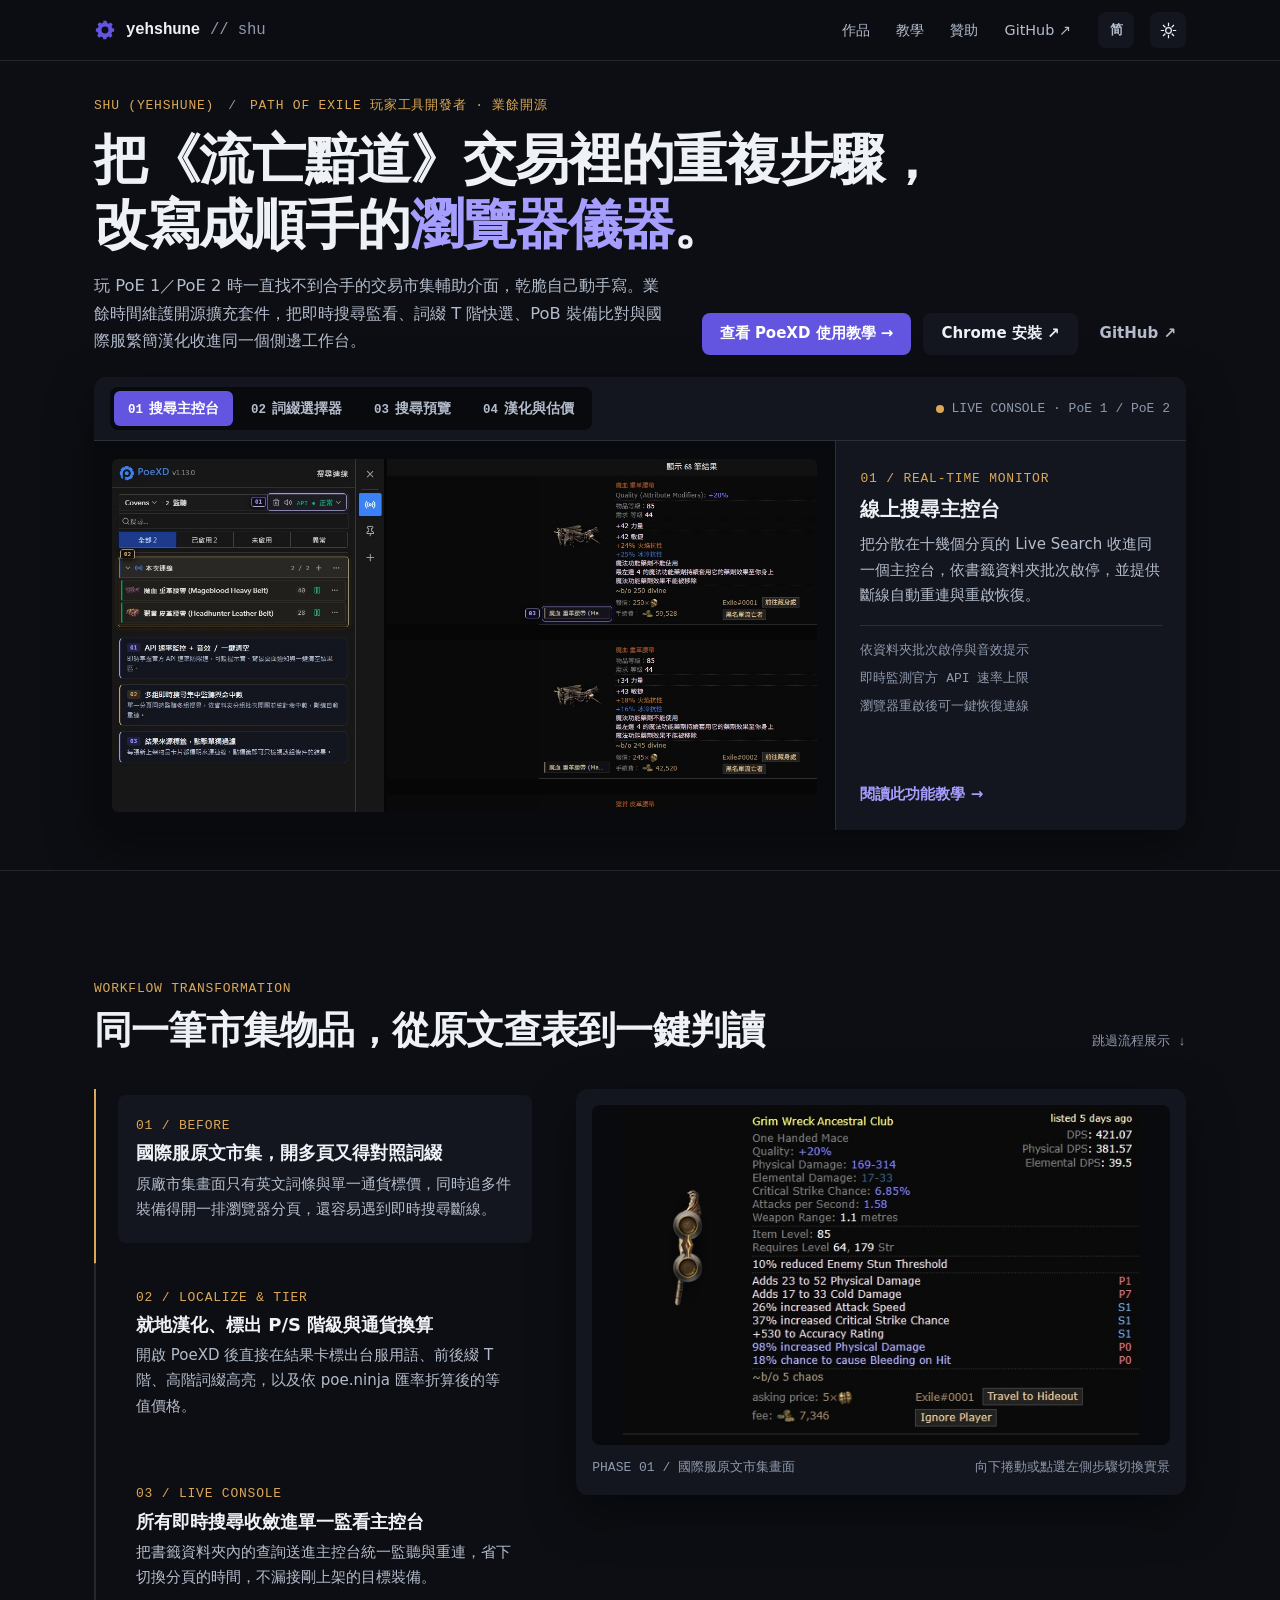
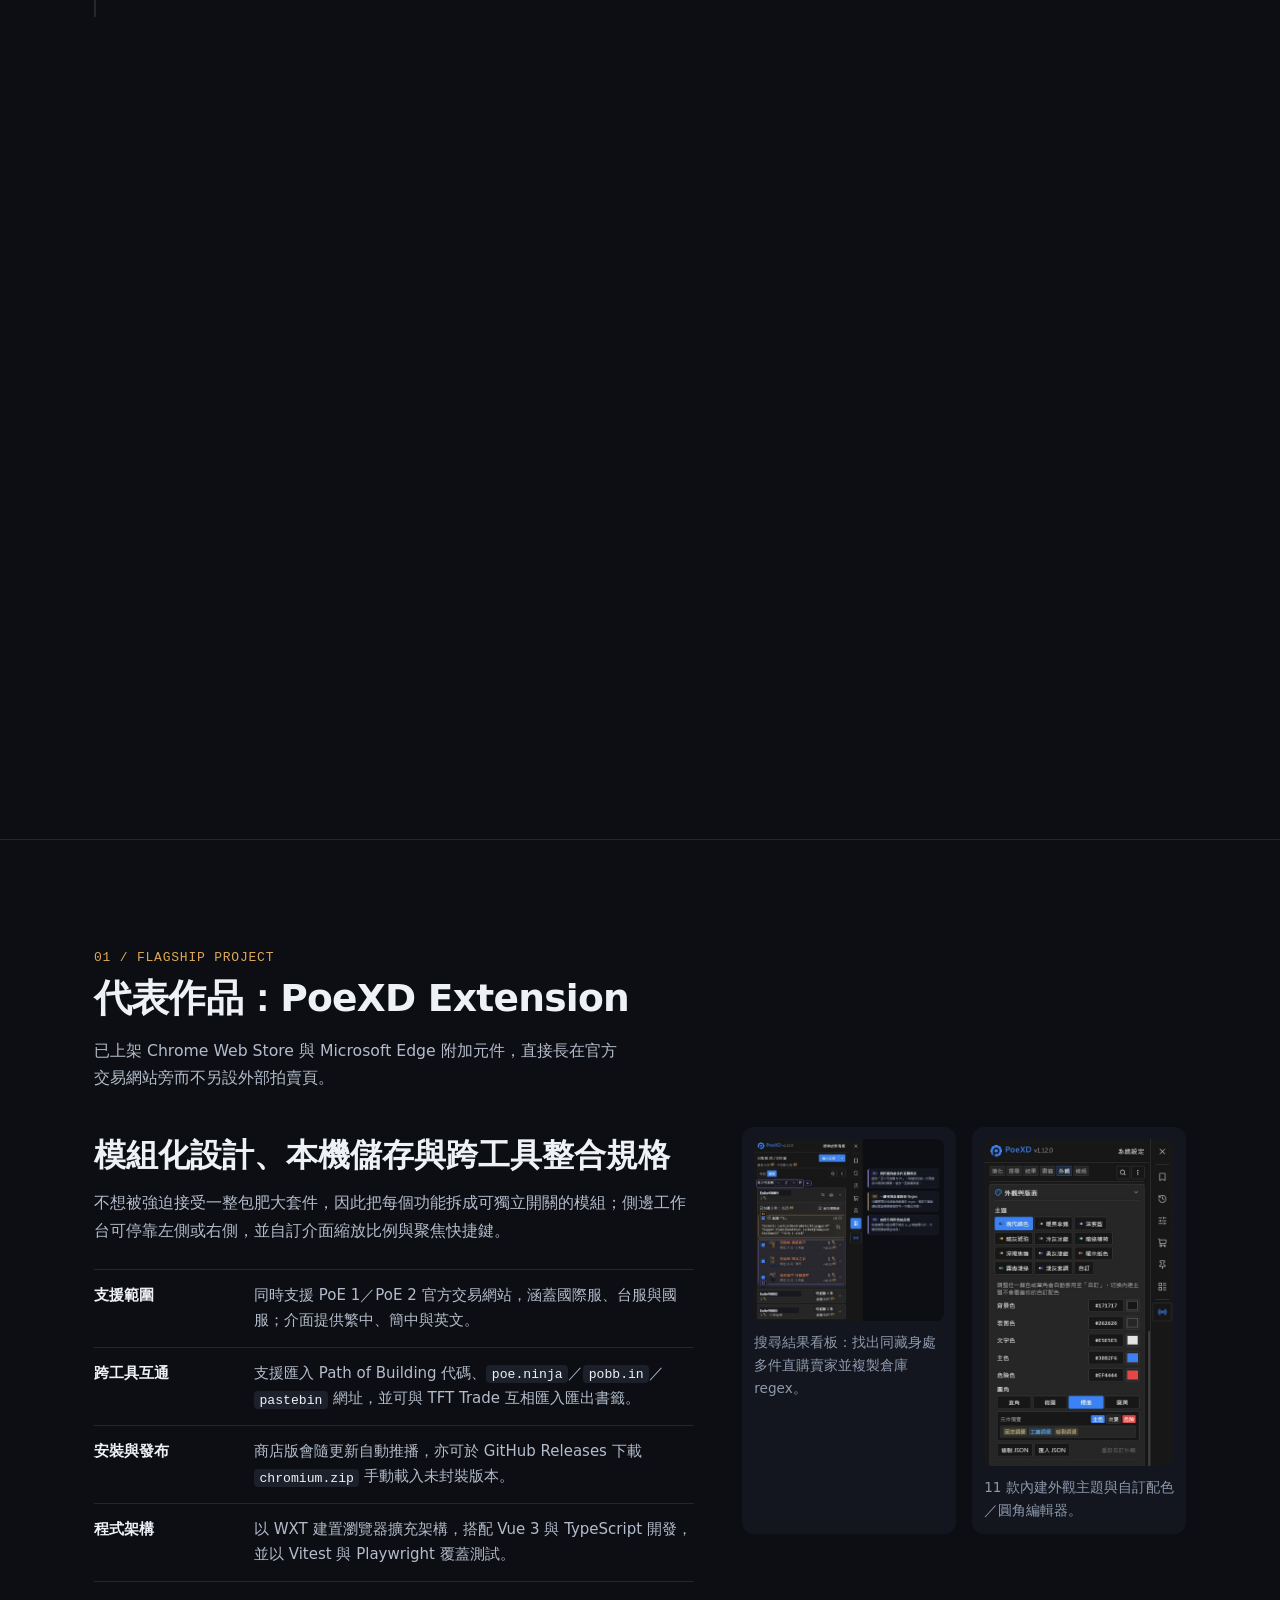
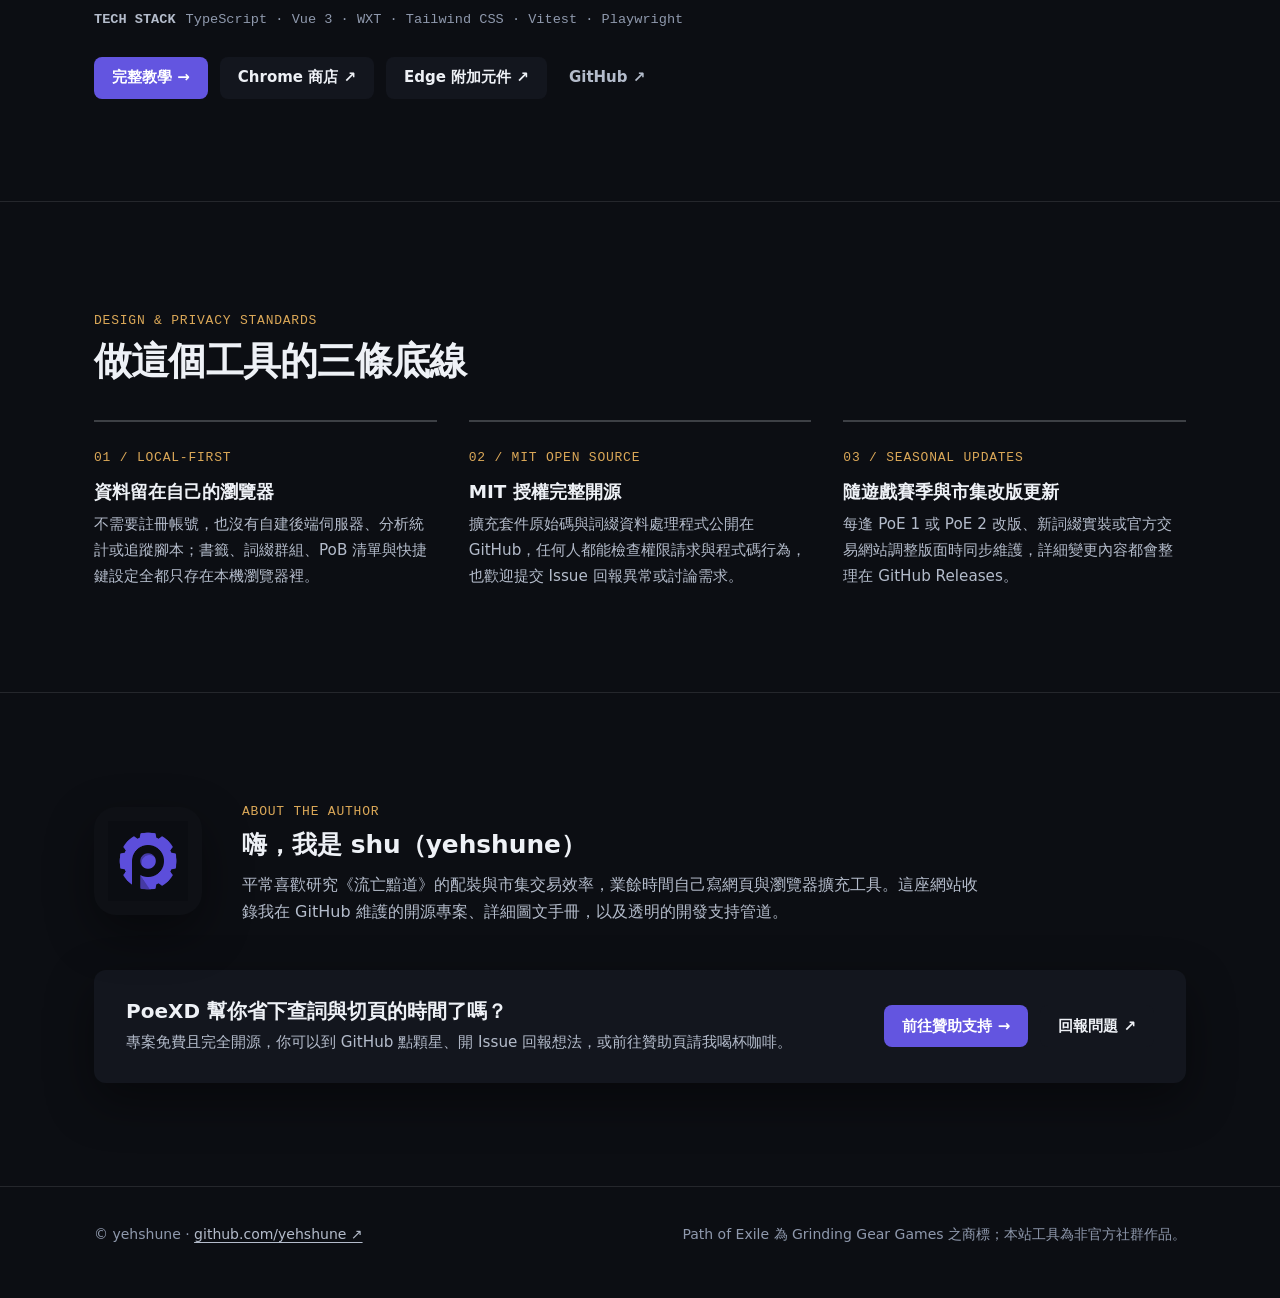
<file: index.html>
<!doctype html>
<html lang="zh-Hant-TW">
<head>
<meta charset="utf-8">
<meta name="viewport" content="width=device-width, initial-scale=1">
<title>yehshune — shu 的個人頁面與 PoeXD 玩家工具</title>
<meta name="description" content="shu（yehshune）的個人主頁與開源專案：專為《流亡黯道》PoE 1／PoE 2 打造的 PoeXD Extension 官方交易市集輔助工具與完整教學。">
<link rel="canonical" href="https://yehshune.github.io/">
<link rel="alternate" hreflang="zh-Hant-TW" href="https://yehshune.github.io/">
<link rel="alternate" hreflang="zh-Hans-CN" href="https://yehshune.github.io/zh-cn/">
<link rel="alternate" hreflang="x-default" href="https://yehshune.github.io/">
<meta property="og:type" content="website">
<meta property="og:site_name" content="yehshune">
<meta property="og:url" content="https://yehshune.github.io/">
<meta property="og:locale" content="zh_TW">
<meta property="og:locale:alternate" content="zh_CN">
<meta property="og:title" content="yehshune — shu 的個人頁面與 PoeXD 玩家工具">
<meta property="og:description" content="把《流亡黯道》交易裡的重複步驟，改寫成順手的瀏覽器儀器。">
<meta property="og:image" content="https://yehshune.github.io/assets/poexd/promo-marquee-1400x560.png">
<meta name="twitter:card" content="summary_large_image">
<meta name="twitter:title" content="yehshune — shu 的個人頁面與 PoeXD 玩家工具">
<meta name="twitter:description" content="把《流亡黯道》交易裡的重複步驟，改寫成順手的瀏覽器儀器。">
<meta name="twitter:image" content="https://yehshune.github.io/assets/poexd/promo-marquee-1400x560.png">
<link rel="icon" href="assets/poexd/logo-300x300.png">
<link rel="stylesheet" href="assets/site.css">
<script src="assets/theme.js"></script>
<script type="application/ld+json">
{
  "@context": "https://schema.org",
  "@graph": [
    {
      "@type": "WebSite",
      "name": "yehshune",
      "url": "https://yehshune.github.io/",
      "inLanguage": ["zh-Hant-TW", "zh-Hans-CN"]
    },
    {
      "@type": "SoftwareApplication",
      "name": "PoeXD Extension",
      "applicationCategory": "BrowserApplication",
      "operatingSystem": "Chrome, Edge, Brave",
      "inLanguage": ["zh-Hant-TW", "zh-Hans-CN", "en"],
      "url": "https://yehshune.github.io/poexd/",
      "image": "https://yehshune.github.io/assets/poexd/promo-marquee-1400x560.png",
      "description": "專為《流亡黯道》（Path of Exile / PoE 1 & PoE 2）官方交易市集打造的免費開源輔助擴充套件，提供市集漢化、線上搜尋主控台、詞綴 T 階、PoB 購物清單與書籤管理。",
      "offers": {
        "@type": "Offer",
        "price": "0",
        "priceCurrency": "USD"
      },
      "author": {
        "@type": "Person",
        "name": "shu (yehshune)",
        "url": "https://github.com/yehshune"
      }
    }
  ]
}
</script>
</head>
<body>
<nav class="nav" aria-label="主要導覽">
  <div class="wrap">
    <a class="brand" href="./">
      <svg class="brand-mark" viewBox="0 0 24 24" fill="currentColor" aria-hidden="true">
        <path d="M10.4 2h3.2l.6 2.3a7.8 7.8 0 0 1 1.9.8l2-1.3 2.3 2.3-1.3 2a7.8 7.8 0 0 1 .8 1.9L22 10.4v3.2l-2.3.6a7.8 7.8 0 0 1-.8 1.9l1.3 2-2.3 2.3-2-1.3a7.8 7.8 0 0 1-1.9.8l-.6 2.3h-3.2l-.6-2.3a7.8 7.8 0 0 1-1.9-.8l-2 1.3-2.3-2.3 1.3-2a7.8 7.8 0 0 1-.8-1.9L2 13.6v-3.2l2.3-.6a7.8 7.8 0 0 1 .8-1.9l-1.3-2 2.3-2.3 2 1.3a7.8 7.8 0 0 1 1.9-.8L10.4 2ZM12 8.2a3.8 3.8 0 1 0 0 7.6 3.8 3.8 0 0 0 0-7.6Z"/>
      </svg>
      <span>yehshune</span><span class="sub">// shu</span>
    </a>
    <ul>
      <li><a class="link" href="#works">作品</a></li>
      <li><a class="link" href="poexd/">教學</a></li>
      <li><a class="link" href="support/">贊助</a></li>
      <li class="hide-xs"><a class="link" href="https://github.com/yehshune" target="_blank" rel="noopener noreferrer">GitHub ↗</a></li>
    </ul>
    <a class="lang-switch" href="zh-cn/" hreflang="zh-Hans-CN" lang="zh-Hans-CN" title="切换至简体中文" aria-label="切换至简体中文">简</a>
    <button type="button" class="theme-toggle" data-theme-toggle aria-label="切換為淺色模式">
      <svg class="moon" viewBox="0 0 24 24" fill="none" stroke="currentColor" stroke-width="1.75" stroke-linecap="square" stroke-linejoin="miter" aria-hidden="true"><path d="M21 12.8A9 9 0 1 1 11.2 3a7 7 0 0 0 9.8 9.8Z"/></svg>
      <svg class="sun" viewBox="0 0 24 24" fill="none" stroke="currentColor" stroke-width="1.75" stroke-linecap="square" stroke-linejoin="miter" aria-hidden="true"><circle cx="12" cy="12" r="4"/><path d="M12 2v3M12 19v3M4.9 4.9l2.1 2.1M17 17l2.1 2.1M2 12h3M19 12h3M4.9 19.1L7 17M17 7l2.1-2.1"/></svg>
    </button>
  </div>
</nav>

<header class="hero-stage">
  <div class="wrap">
    <div class="hero-kicker">
      <span class="meta-code">SHU (YEHSHUNE)</span>
      <span class="sep" aria-hidden="true">/</span>
      <span class="meta-code">PATH OF EXILE 玩家工具開發者 · 業餘開源</span>
    </div>

    <h1>把《流亡黯道》交易裡的<span class="nowrap">重複步驟，</span><br>改寫成順手的<span class="nowrap"><span class="em">瀏覽器儀器</span>。</span></h1>

    <div class="hero-subrow">
      <p class="lead">玩 <span class="nowrap">PoE 1／PoE 2</span> 時一直找不到合手的交易市集輔助介面，乾脆自己動手寫。業餘時間維護開源擴充套件，把即時搜尋監看、詞綴 T 階快選、<span class="nowrap">PoB 裝備</span>比對與國際服繁簡漢化收進同一個側邊工作台。</p>
      <div class="actions">
        <a class="btn primary" href="poexd/">查看 PoeXD 使用教學 →</a>
        <a class="btn" href="https://chromewebstore.google.com/detail/fbbkaeekjalfecgjfcephaiopffeobjg" target="_blank" rel="noopener noreferrer">Chrome 安裝 ↗</a>
        <a class="btn ghost" href="https://github.com/yehshune" target="_blank" rel="noopener noreferrer">GitHub ↗</a>
      </div>
    </div>

    <div class="workbench" data-workbench>
      <div class="workbench-bar">
        <div class="tab-strip" role="tablist" aria-label="PoeXD 實機模組預覽">
          <button
            type="button"
            class="tab-btn"
            role="tab"
            aria-selected="true"
            data-tab="live"
            data-src="assets/poexd/live-search.jpg"
            data-alt="PoeXD 線上搜尋主控台：單一分頁同時監聽多組即時搜尋連線與速率狀態"
            data-status="LIVE CONSOLE · PoE 1 / PoE 2"
            data-kicker="01 / REAL-TIME MONITOR"
            data-title="線上搜尋主控台"
            data-desc="把分散在十幾個分頁的 Live Search 收進同一個主控台，依書籤資料夾批次啟停，並提供斷線自動重連與重啟恢復。"
            data-meta="依資料夾批次啟停與音效提示|即時監測官方 API 速率上限|瀏覽器重啟後可一鍵恢復連線"
            data-href="poexd/#live-search">
            <span class="idx">01</span>搜尋主控台
          </button>
          <button
            type="button"
            class="tab-btn"
            role="tab"
            aria-selected="false"
            data-tab="affix"
            data-src="assets/poexd/affix.jpg"
            data-alt="PoeXD 詞綴選擇器：依物品類別與物等篩選前綴與後綴，一次套用至官方篩選欄"
            data-status="AFFIX PICKER · T1–T11"
            data-kicker="02 / AFFIX &amp; TIERS"
            data-title="詞綴選擇與 T 階"
            data-desc="依物品基底與物等區間列出可出現的前／後綴，勾選待套用清單一次寫入官方篩選欄，並在旁直接切換 T1–T11 階級數值。"
            data-meta="支援前綴／後綴與詞綴分組切換|篩選欄旁一鍵帶入 T 階數值範圍|支援 PoE 2 碑牌、換界石與範圍珠寶"
            data-href="poexd/#affix">
            <span class="idx">02</span>詞綴選擇器
          </button>
          <button
            type="button"
            class="tab-btn"
            role="tab"
            aria-selected="false"
            data-tab="preview"
            data-src="assets/poexd/search-preview.jpg"
            data-alt="PoeXD 搜尋預覽視窗：微調書籤背後的基底與詞綴條件後疊加到當前搜尋"
            data-status="SEARCH PREVIEW · 書籤疊加"
            data-kicker="03 / BOOKMARK OVERLAY"
            data-title="搜尋預覽與群組疊加"
            data-desc="點書籤名稱先打開預覽視窗檢視完整條件，可先微調數值或只勾選單幾條詞綴疊加到目前搜尋，不覆蓋已設好的篩選。"
            data-meta="支援常用詞綴群組單步復原|書籤自動套用目前伺服器與聯盟|支援與 TFT Trade 雙向匯入匯出"
            data-href="poexd/#stat-groups">
            <span class="idx">03</span>搜尋預覽
          </button>
          <button
            type="button"
            class="tab-btn"
            role="tab"
            aria-selected="false"
            data-tab="translate"
            data-src="assets/poexd/translate-zh.jpg"
            data-alt="PoeXD 國際服市集漢化與結果強化：顯示台服中文詞綴、P/S 階級、通貨折算與 PoB 複製鈕"
            data-status="LOCALIZATION · 繁／簡／雙語"
            data-kicker="04 / TRADE LOCALIZATION"
            data-title="市集漢化與結果強化"
            data-desc="僅轉換畫面顯示、不更動查詢參數，支援台／國服用語與中英並列；卡片同時補上 poe.ninja 匯率折算、詞綴快篩與複製 PoB。"
            data-meta="支援繁體中文、簡體中文與中英並列|依 poe.ninja 匯率折算並排序標價|一鍵複製英文物品文字貼進 PoB"
            data-href="poexd/#translation">
            <span class="idx">04</span>漢化與估價
          </button>
        </div>
        <div class="workbench-status">
          <span class="dot" aria-hidden="true"></span>
          <span data-wb-status>LIVE CONSOLE · PoE 1 / PoE 2</span>
        </div>
      </div>

      <div class="workbench-body">
        <div class="workbench-viewport">
          <img data-wb-img src="assets/poexd/live-search.jpg" width="1040" height="360" alt="PoeXD 線上搜尋主控台：單一分頁同時監聽多組即時搜尋連線與速率狀態">
        </div>
        <aside class="workbench-aside" aria-live="polite">
          <div>
            <span class="meta-code" data-wb-kicker>01 / REAL-TIME MONITOR</span>
            <h2 data-wb-title>線上搜尋主控台</h2>
            <p data-wb-desc>把分散在十幾個分頁的 Live Search 收進同一個主控台，依書籤資料夾批次啟停，並提供斷線自動重連與重啟恢復。</p>
            <ul class="workbench-meta" data-wb-meta>
              <li>依資料夾批次啟停與音效提示</li>
              <li>即時監測官方 API 速率上限</li>
              <li>瀏覽器重啟後可一鍵恢復連線</li>
            </ul>
          </div>
          <a class="workbench-link" data-wb-link href="poexd/#live-search">閱讀此功能教學 →</a>
        </aside>
      </div>
    </div>
  </div>
</header>

<main>
  <section class="band workflow-section" id="workflow">
    <div class="wrap narrative-pin">
      <div class="section-head">
        <div>
          <span class="meta-code">WORKFLOW TRANSFORMATION</span>
          <h2>同一筆市集物品，從原文查表到一鍵判讀</h2>
        </div>
        <a class="skip-narrative" href="#works">跳過流程展示 ↓</a>
      </div>

      <div class="narrative-layout">
        <div class="narrative-steps" role="group" aria-label="市集處理階段">
          <span class="narrative-rail" aria-hidden="true"></span>
          <button type="button" class="n-step is-active">
            <span class="meta-code">01 / BEFORE</span>
            <h3>國際服原文市集，開多頁又得對照詞綴</h3>
            <p>原廠市集畫面只有英文詞條與單一通貨標價，同時追多件裝備得開一排瀏覽器分頁，還容易遇到即時搜尋斷線。</p>
          </button>
          <button type="button" class="n-step">
            <span class="meta-code">02 / LOCALIZE &amp; TIER</span>
            <h3>就地漢化、標出 P/S 階級與通貨換算</h3>
            <p>開啟 PoeXD 後直接在結果卡標出台服用語、前後綴 T 階、高階詞綴高亮，以及依 poe.ninja 匯率折算後的等值價格。</p>
          </button>
          <button type="button" class="n-step">
            <span class="meta-code">03 / LIVE CONSOLE</span>
            <h3>所有即時搜尋收斂進單一監看主控台</h3>
            <p>把書籤資料夾內的查詢送進主控台統一監聽與重連，省下切換分頁的時間，不漏接剛上架的目標裝備。</p>
          </button>
        </div>

        <div class="narrative-stage">
          <div class="transform-frame">
            <img src="assets/poexd/translate-en.jpg" width="587" height="386" alt="漢化前：國際服英文裝備搜尋結果卡片">
            <div class="transform-layer-after">
              <img src="assets/poexd/translate-zh.jpg" width="587" height="386" alt="漢化後：台服用語中文詞綴、P2/S1 階級與通貨匯率換算">
            </div>
            <span class="transform-divider" aria-hidden="true"></span>
            <img class="transform-layer-console" src="assets/poexd/live-search.jpg" width="1360" height="680" alt="線上搜尋主控台：左側連線列表與右側即時進件結果">
          </div>
          <div class="narrative-caption">
            <span data-narrative-phase>PHASE 01 / 國際服原文市集畫面</span>
            <span>向下捲動或點選左側步驟切換實景</span>
          </div>
        </div>
      </div>
    </div>
  </section>

  <section class="band js-section-enter" id="works">
    <div class="wrap">
      <div class="section-head">
        <div>
          <span class="meta-code">01 / FLAGSHIP PROJECT</span>
          <h2>代表作品：PoeXD Extension</h2>
        </div>
        <p class="head-side">已上架 Chrome Web Store 與 Microsoft Edge 附加元件，直接長在官方交易網站旁而不另設外部拍賣頁。</p>
      </div>

      <div class="dossier">
        <div>
          <h3 class="dossier-title">模組化設計、本機儲存與跨工具整合規格</h3>
          <p class="dossier-lead">不想被強迫接受一整包肥大套件，因此把每個功能拆成可獨立開關的模組；側邊工作台可停靠左側或右側，並自訂介面縮放比例與聚焦快捷鍵。</p>

          <ul class="spec-list">
            <li><span class="k">支援範圍</span><span class="v">同時支援 <span class="nowrap">PoE 1／PoE 2</span> 官方交易網站，涵蓋國際服、台服與國服；介面提供繁中、簡中與英文。</span></li>
            <li><span class="k">跨工具互通</span><span class="v">支援匯入 <span class="nowrap">Path of Building</span> 代碼、<code>poe.ninja</code>／<code>pobb.in</code>／<code>pastebin</code> 網址，並可與 TFT Trade 互相匯入匯出書籤。</span></li>
            <li><span class="k">安裝與發布</span><span class="v">商店版會隨更新自動推播，亦可於 GitHub Releases 下載 <code>chromium.zip</code> 手動載入未封裝版本。</span></li>
            <li><span class="k">程式架構</span><span class="v">以 WXT 建置瀏覽器擴充架構，搭配 Vue 3 與 TypeScript 開發，並以 Vitest 與 Playwright 覆蓋測試。</span></li>
          </ul>

          <p class="stack-line"><strong>TECH STACK</strong>TypeScript · Vue 3 · WXT · Tailwind CSS · Vitest · Playwright</p>

          <div class="actions">
            <a class="btn primary" href="poexd/">完整教學 →</a>
            <a class="btn" href="https://chromewebstore.google.com/detail/fbbkaeekjalfecgjfcephaiopffeobjg" target="_blank" rel="noopener noreferrer">Chrome 商店 ↗</a>
            <a class="btn" href="https://microsoftedge.microsoft.com/addons/detail/hnnpgpcnmgjbmmhgogcljbnfoklblgmb" target="_blank" rel="noopener noreferrer">Edge 附加元件 ↗</a>
            <a class="btn ghost" href="https://github.com/yehshune/PoeXD-Extension" target="_blank" rel="noopener noreferrer">GitHub ↗</a>
          </div>
        </div>

        <div class="companion-grid">
          <figure class="companion-fig">
            <img src="assets/poexd/result-board-sellers.jpg" width="442" height="740" alt="PoeXD 搜尋結果看板賣家檢視：依倉庫分組並產生倉庫搜尋 regex">
            <figcaption>搜尋結果看板：找出同藏身處多件直購賣家並複製倉庫 regex。</figcaption>
          </figure>
          <figure class="companion-fig">
            <img src="assets/poexd/theme-custom.jpg" width="442" height="760" alt="PoeXD 外觀主題與自訂編輯器：11 款主題、自訂色碼與圓角預覽">
            <figcaption>11 款內建外觀主題與自訂配色／圓角編輯器。</figcaption>
          </figure>
        </div>
      </div>
    </div>
  </section>

  <section class="band js-section-enter" id="principles">
    <div class="wrap">
      <div class="section-head">
        <div>
          <span class="meta-code">DESIGN &amp; PRIVACY STANDARDS</span>
          <h2>做這個工具的三條底線</h2>
        </div>
      </div>

      <div class="principles-grid">
        <article class="principle">
          <span class="meta-code">01 / LOCAL-FIRST</span>
          <h3>資料留在自己的瀏覽器</h3>
          <p>不需要註冊帳號，也沒有自建後端伺服器、分析統計或追蹤腳本；書籤、詞綴群組、PoB 清單與快捷鍵設定全都只存在本機瀏覽器裡。</p>
        </article>
        <article class="principle">
          <span class="meta-code">02 / MIT OPEN SOURCE</span>
          <h3>MIT 授權完整開源</h3>
          <p>擴充套件原始碼與詞綴資料處理程式公開在 GitHub，任何人都能檢查權限請求與程式碼行為，也歡迎提交 Issue 回報異常或討論需求。</p>
        </article>
        <article class="principle">
          <span class="meta-code">03 / SEASONAL UPDATES</span>
          <h3>隨遊戲賽季與市集改版更新</h3>
          <p>每逢 PoE 1 或 PoE 2 改版、新詞綴實裝或官方交易網站調整版面時同步維護，詳細變更內容都會整理在 GitHub Releases。</p>
        </article>
      </div>
    </div>
  </section>

  <section class="band js-section-enter" id="about">
    <div class="wrap">
      <div class="about-grid">
        <div class="emblem-frame">
          <img src="assets/poexd/logo-300x300.png" width="300" height="300" alt="PoeXD 藍色齒輪 P 字標誌">
        </div>
        <div class="about-copy">
          <span class="meta-code">ABOUT THE AUTHOR</span>
          <h2>嗨，我是 shu（yehshune）</h2>
          <p>平常喜歡研究《流亡黯道》的配裝與市集交易效率，業餘時間自己寫網頁與瀏覽器擴充工具。這座網站收錄我在 GitHub 維護的開源專案、詳細圖文手冊，以及透明的開發支持管道。</p>
        </div>
      </div>

      <div class="cta-band">
        <div>
          <h3>PoeXD 幫你省下查詞與切頁的時間了嗎？</h3>
          <p>專案免費且完全開源，你可以到 GitHub 點顆星、開 Issue 回報想法，或前往贊助頁請我喝杯咖啡。</p>
        </div>
        <div class="actions">
          <a class="btn primary" href="support/">前往贊助支持 →</a>
          <a class="btn" href="https://github.com/yehshune/PoeXD-Extension/issues" target="_blank" rel="noopener noreferrer">回報問題 ↗</a>
        </div>
      </div>
    </div>
  </section>
</main>

<footer class="site">
  <div class="wrap">
    <span>© yehshune · <a href="https://github.com/yehshune" target="_blank" rel="noopener noreferrer">github.com/yehshune ↗</a></span>
    <span>Path of Exile 為 Grinding Gear Games 之商標；本站工具為非官方社群作品。</span>
  </div>
</footer>

<script src="assets/vendor/gsap.min.js" defer></script>
<script src="assets/vendor/ScrollTrigger.min.js" defer></script>
<script src="assets/site.js" defer></script>
<!-- Cloudflare Web Analytics --><script type='module' src='https://static.cloudflareinsights.com/beacon.min.js' data-cf-beacon='{"token": "2f3e4e3161cd447ea6e07ca4725444db"}'></script><!-- End Cloudflare Web Analytics -->
</body>
</html>
</file>
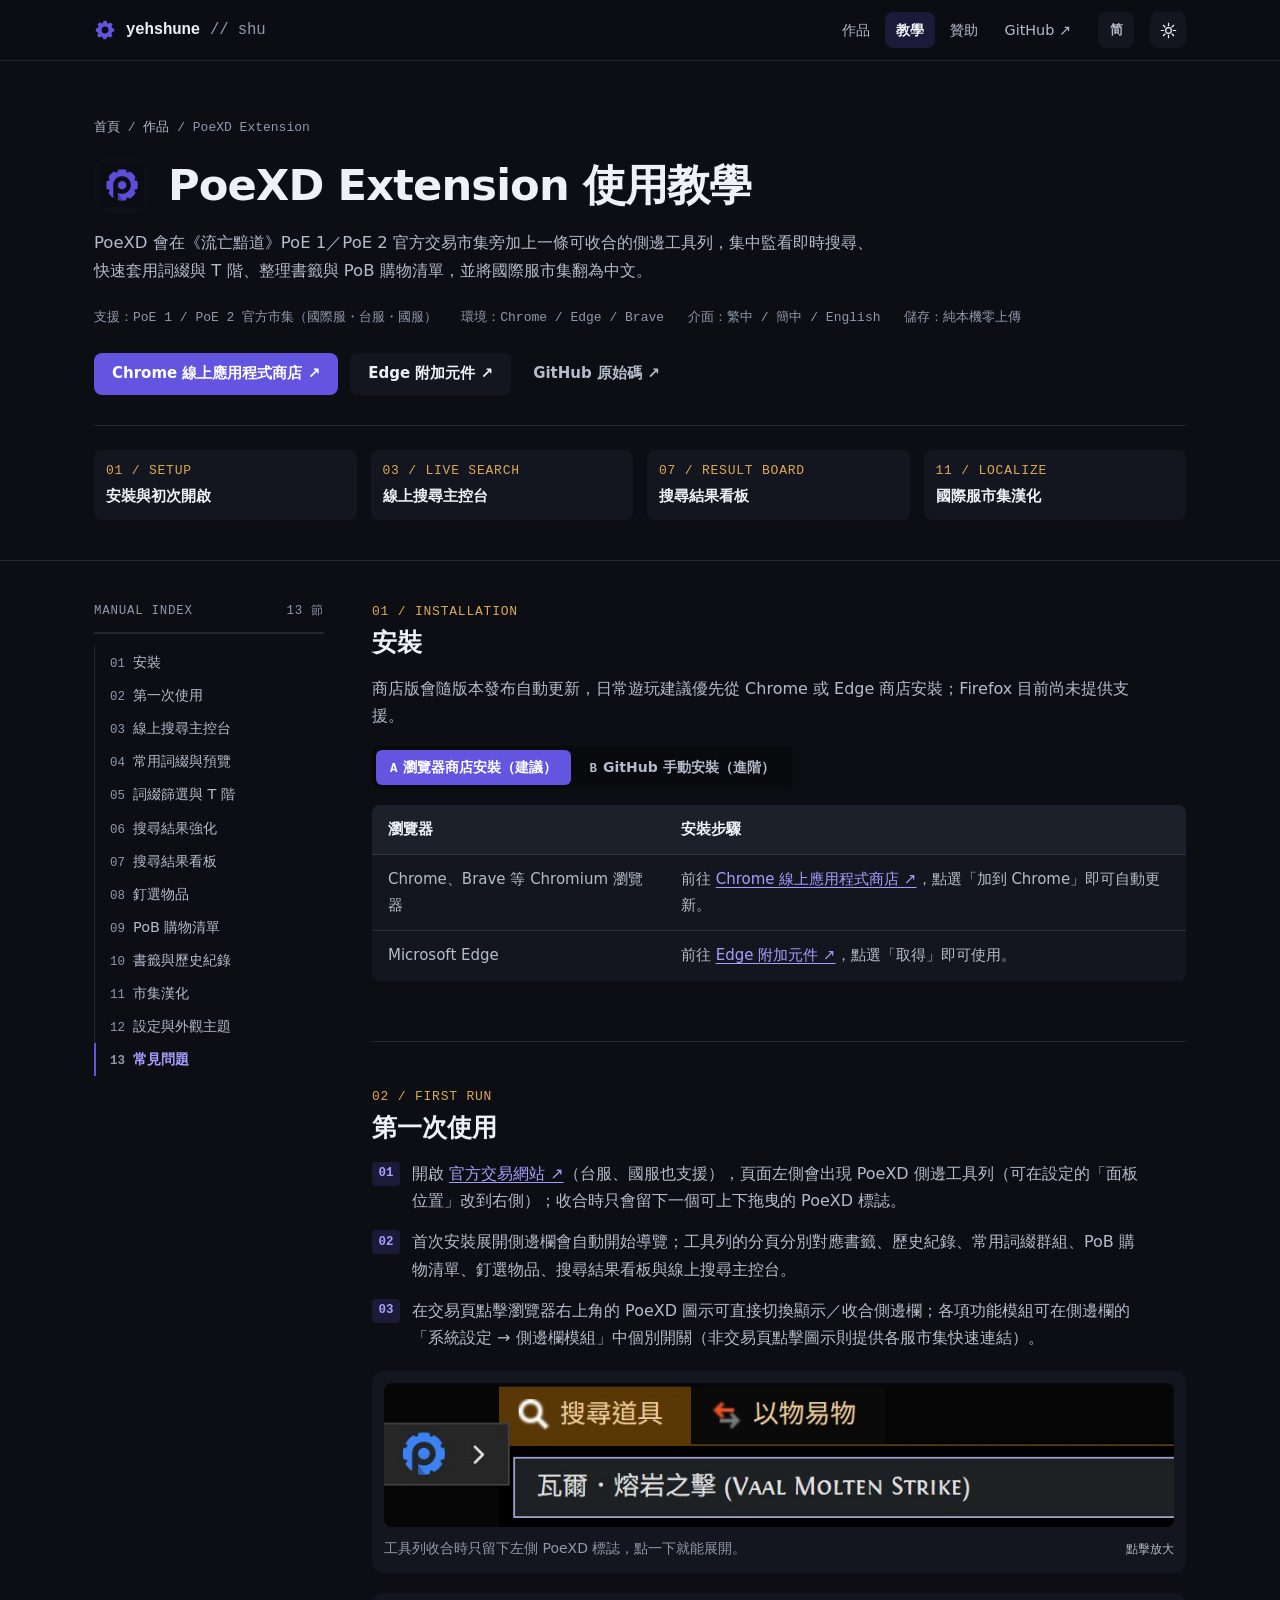
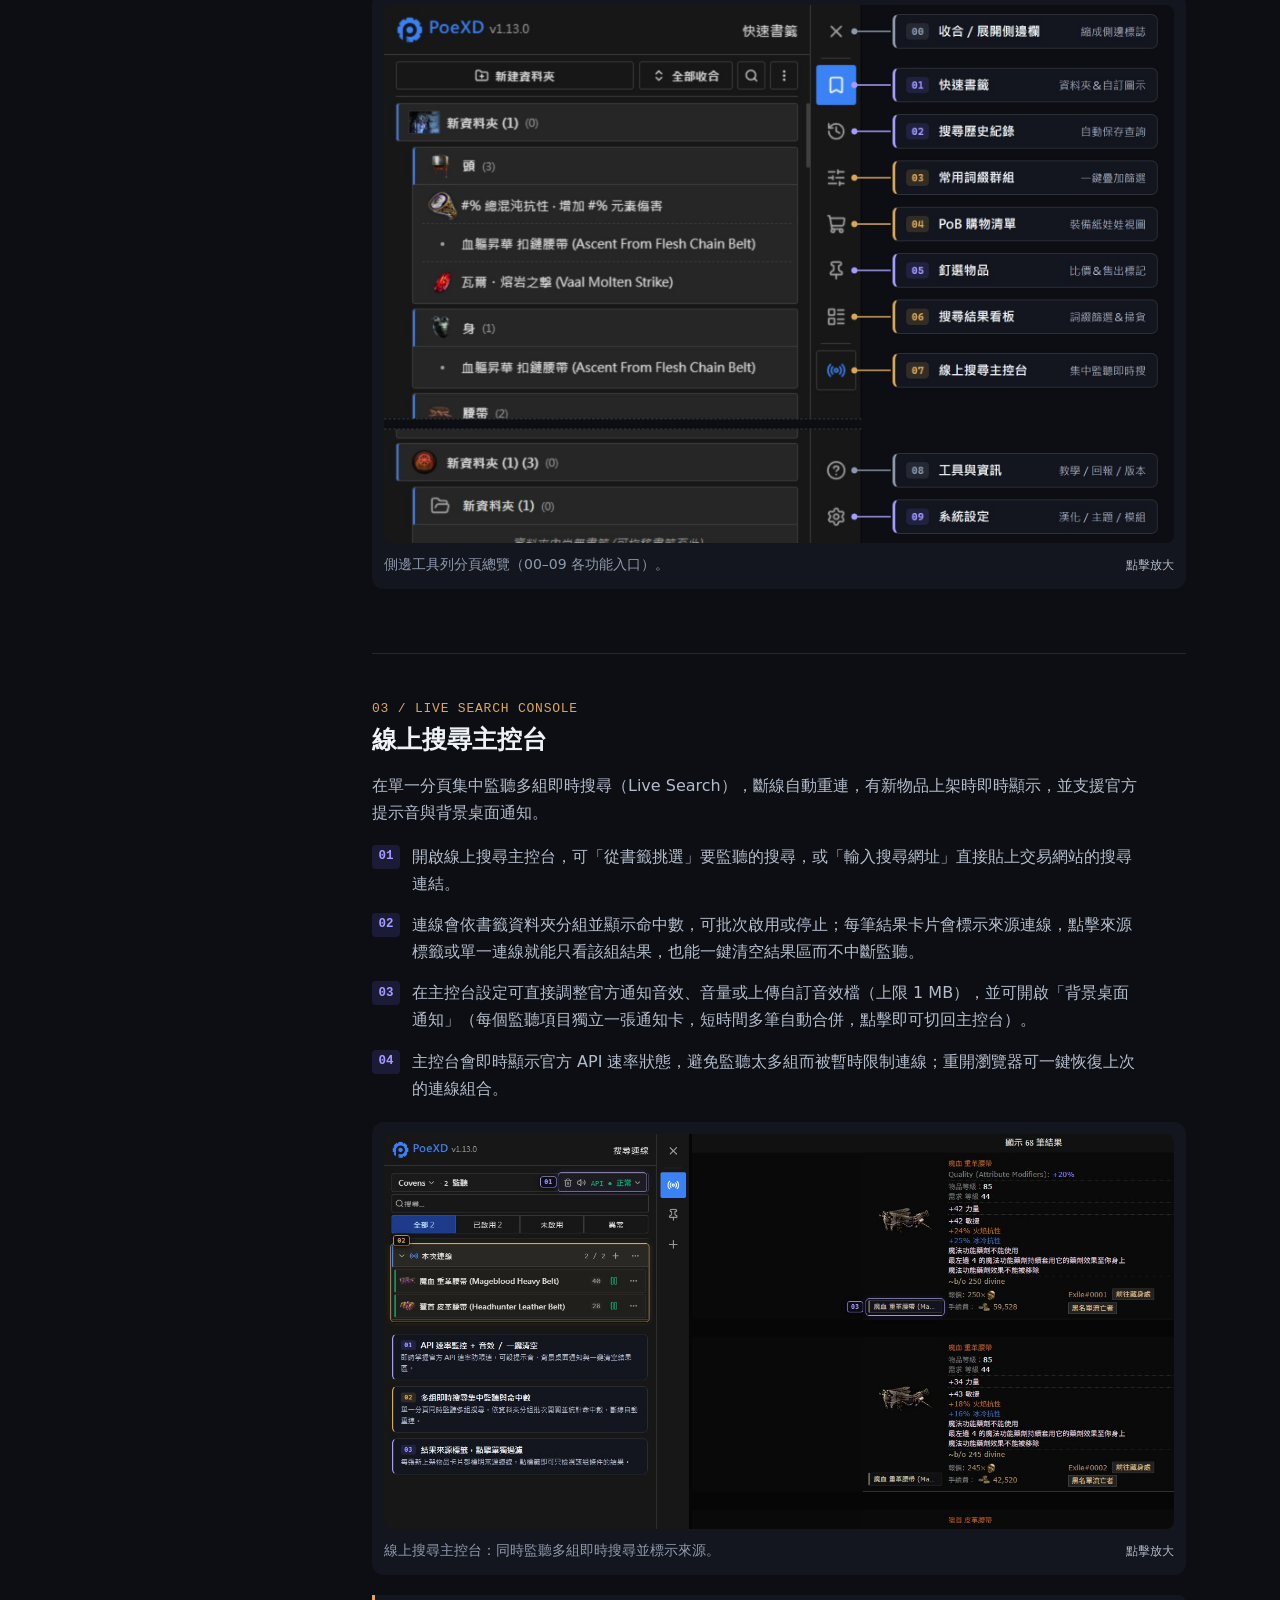
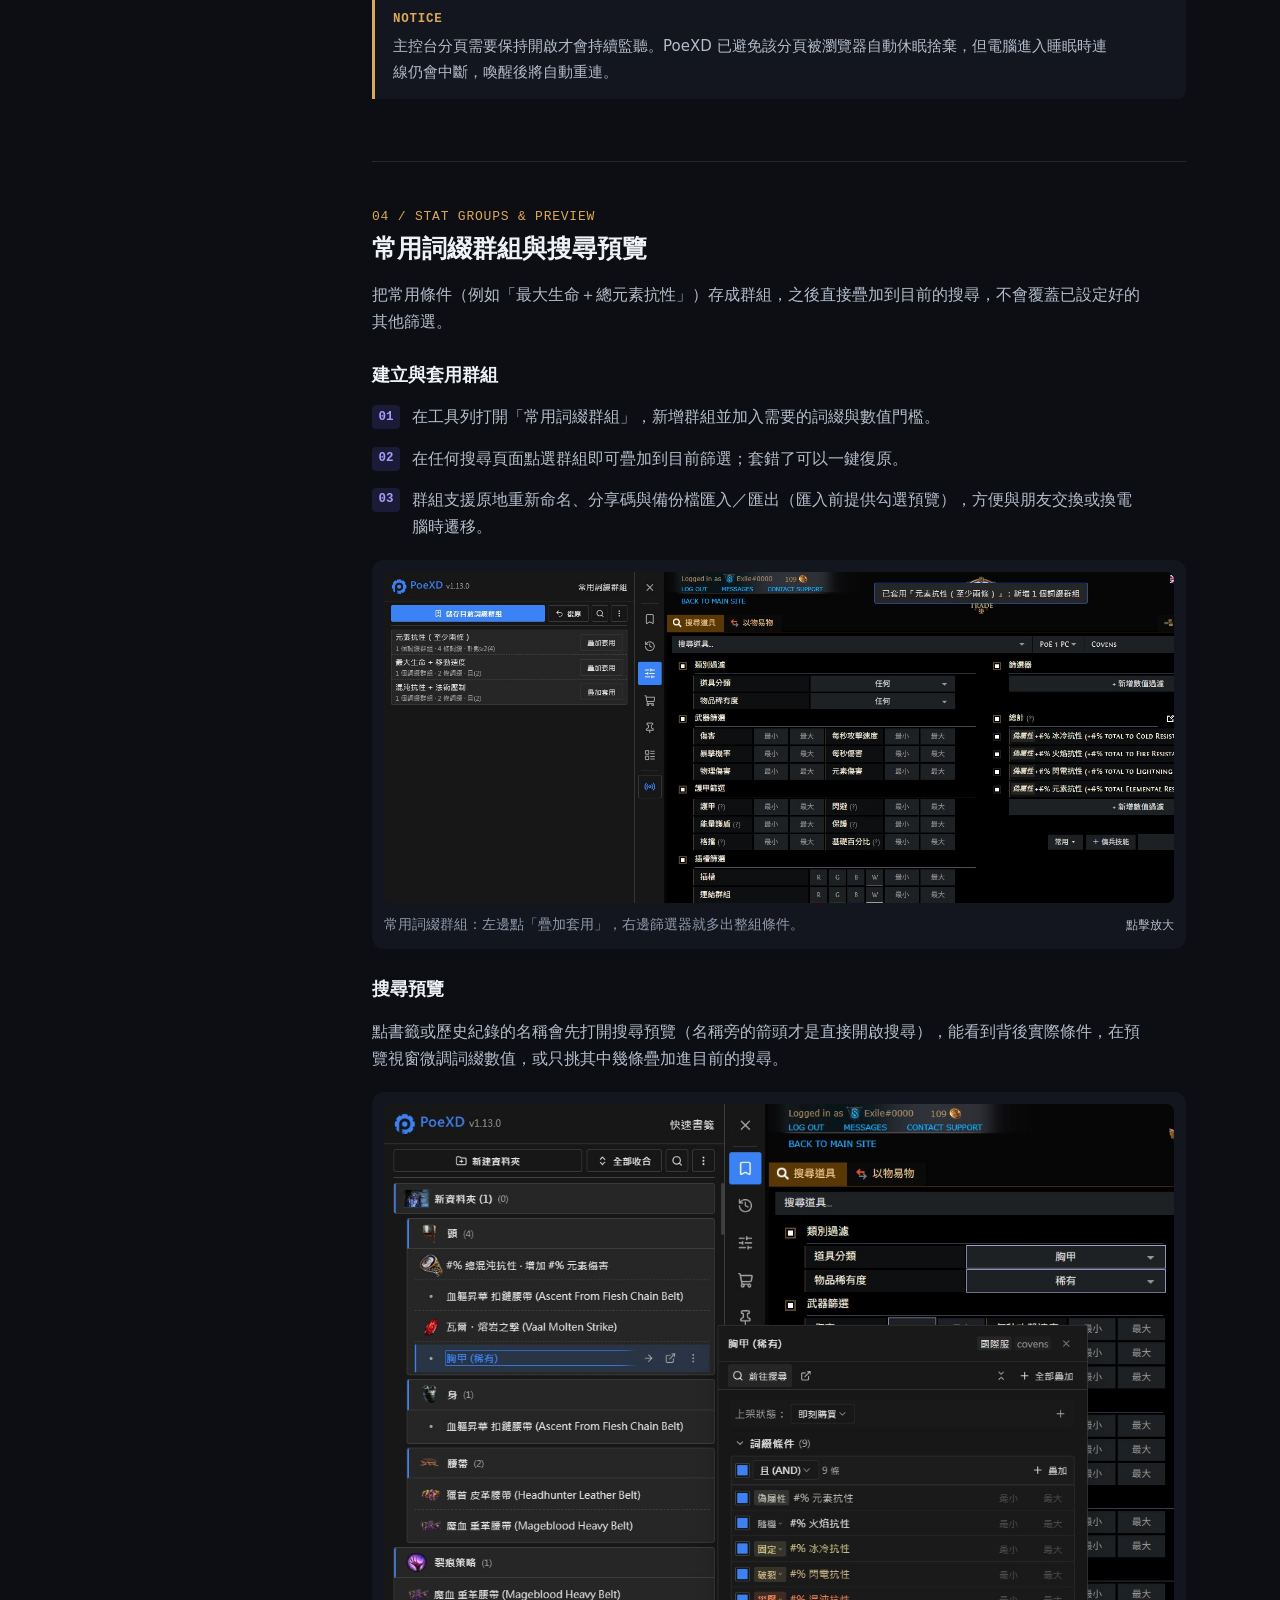
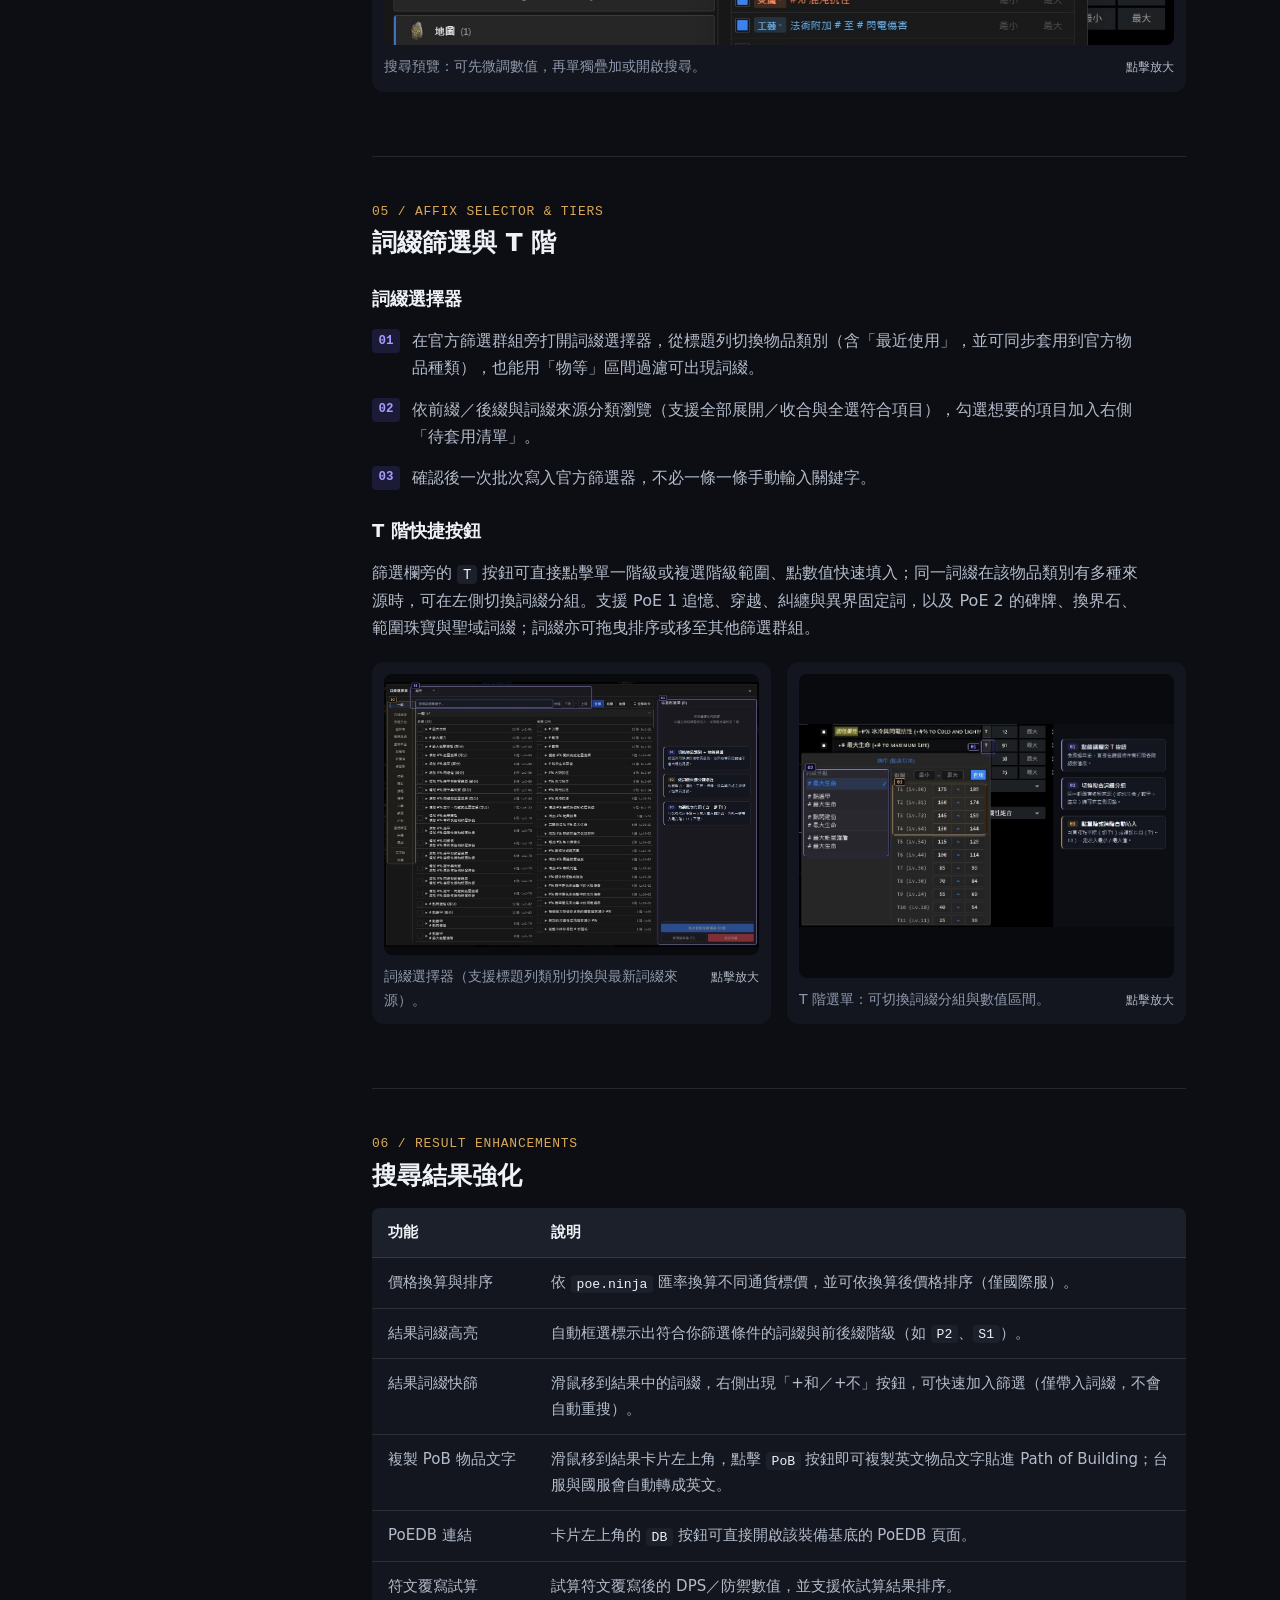
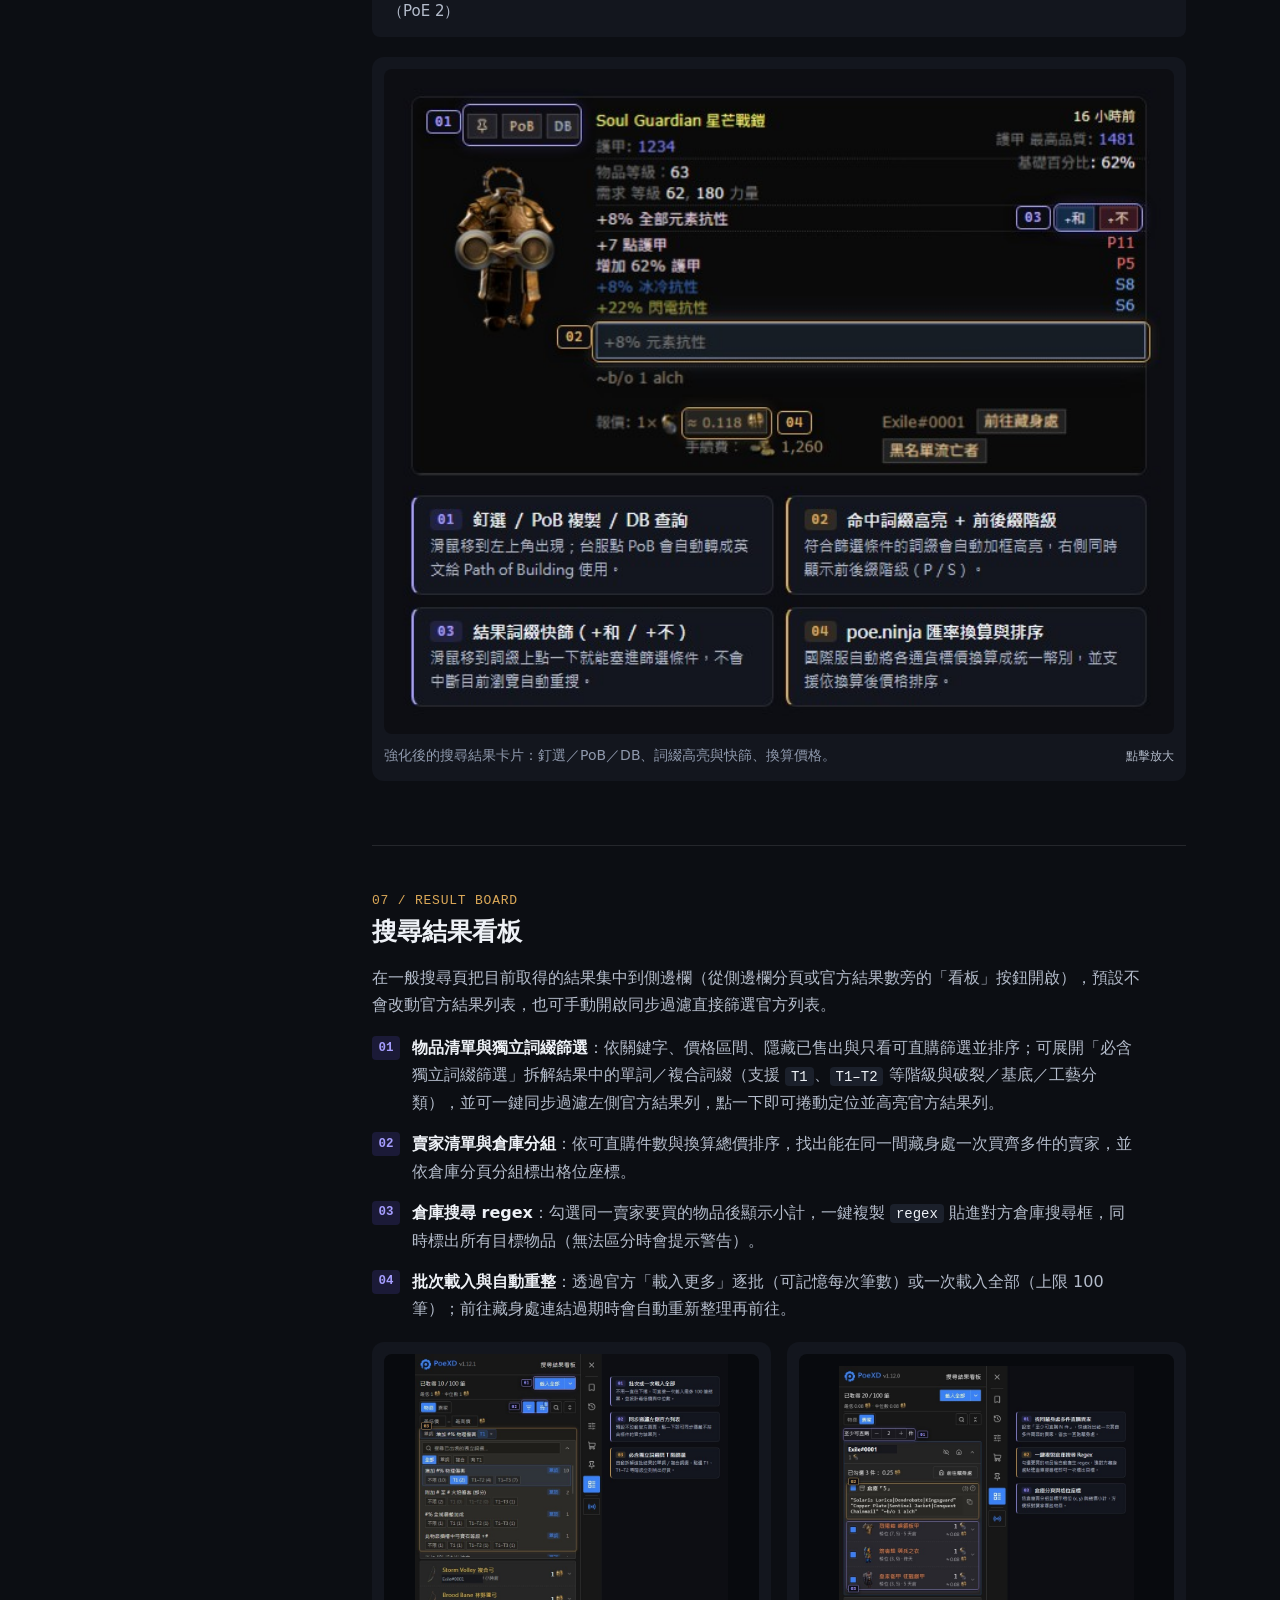
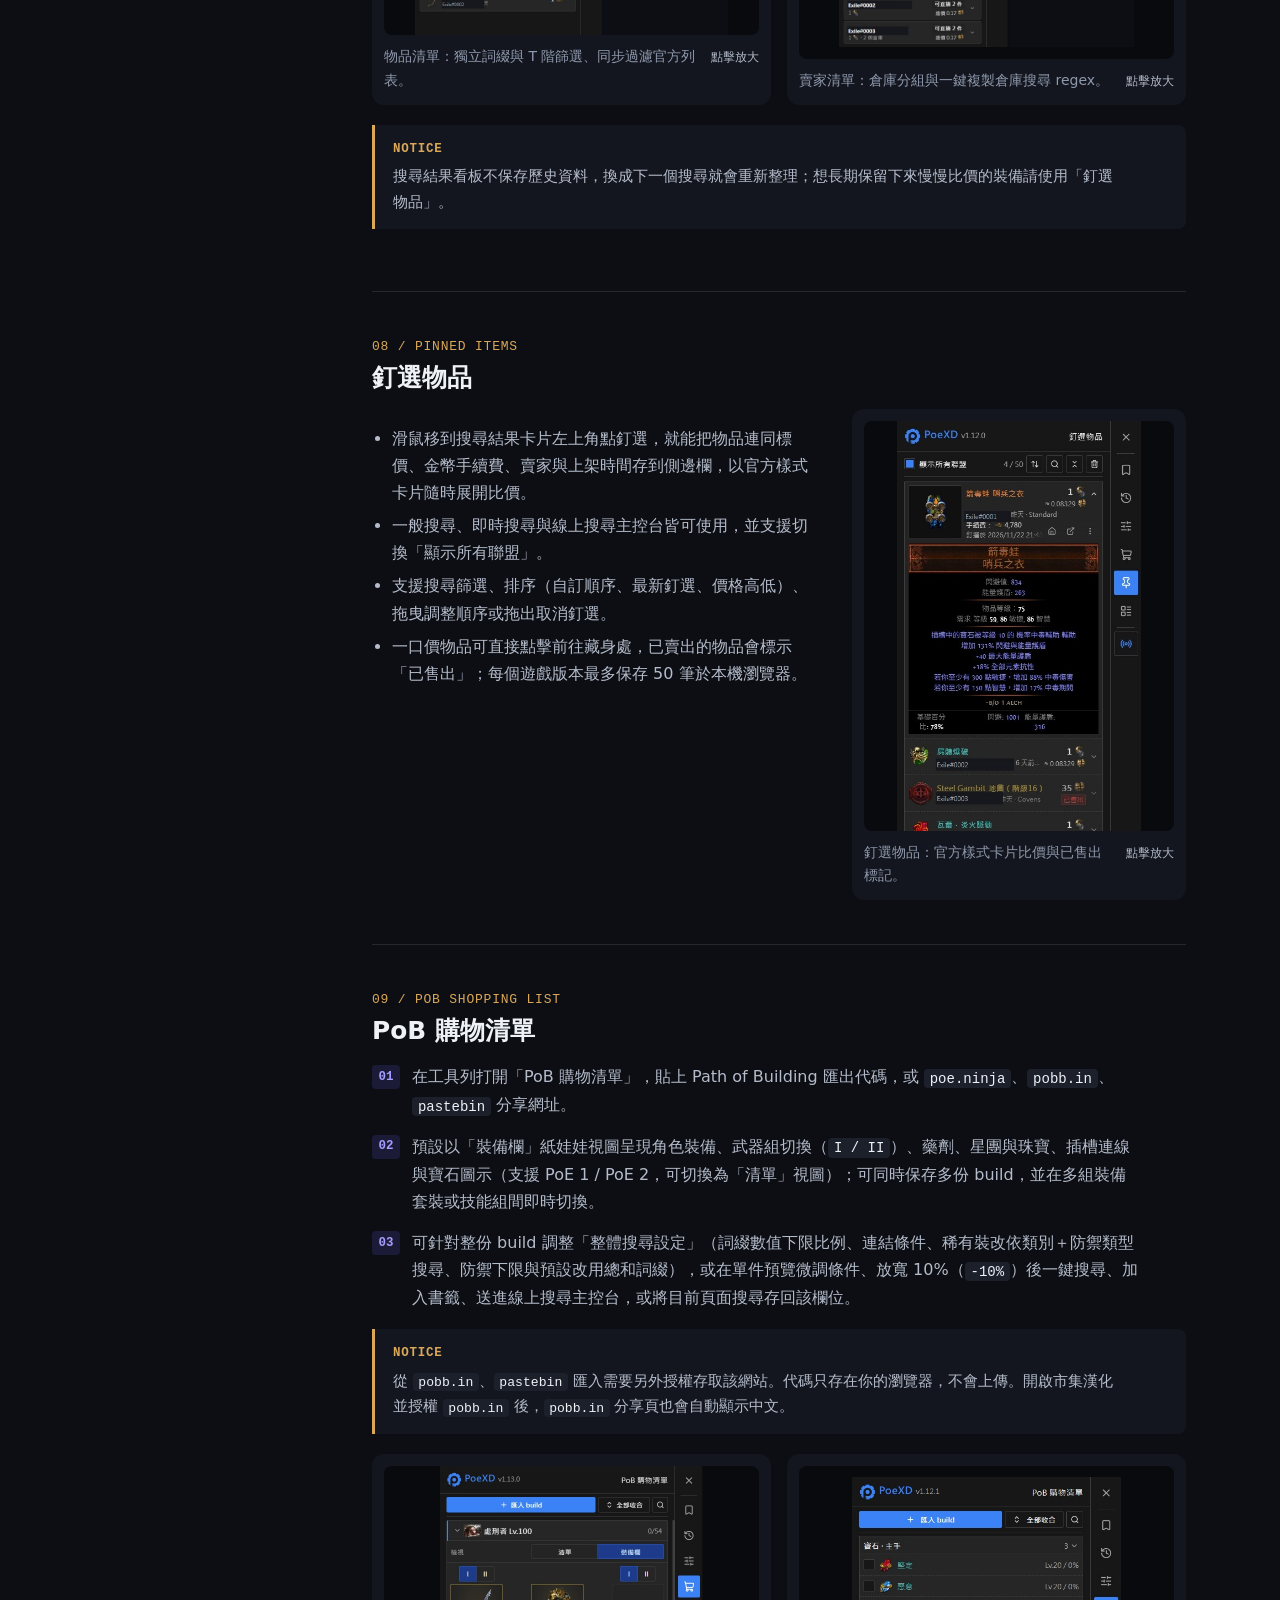
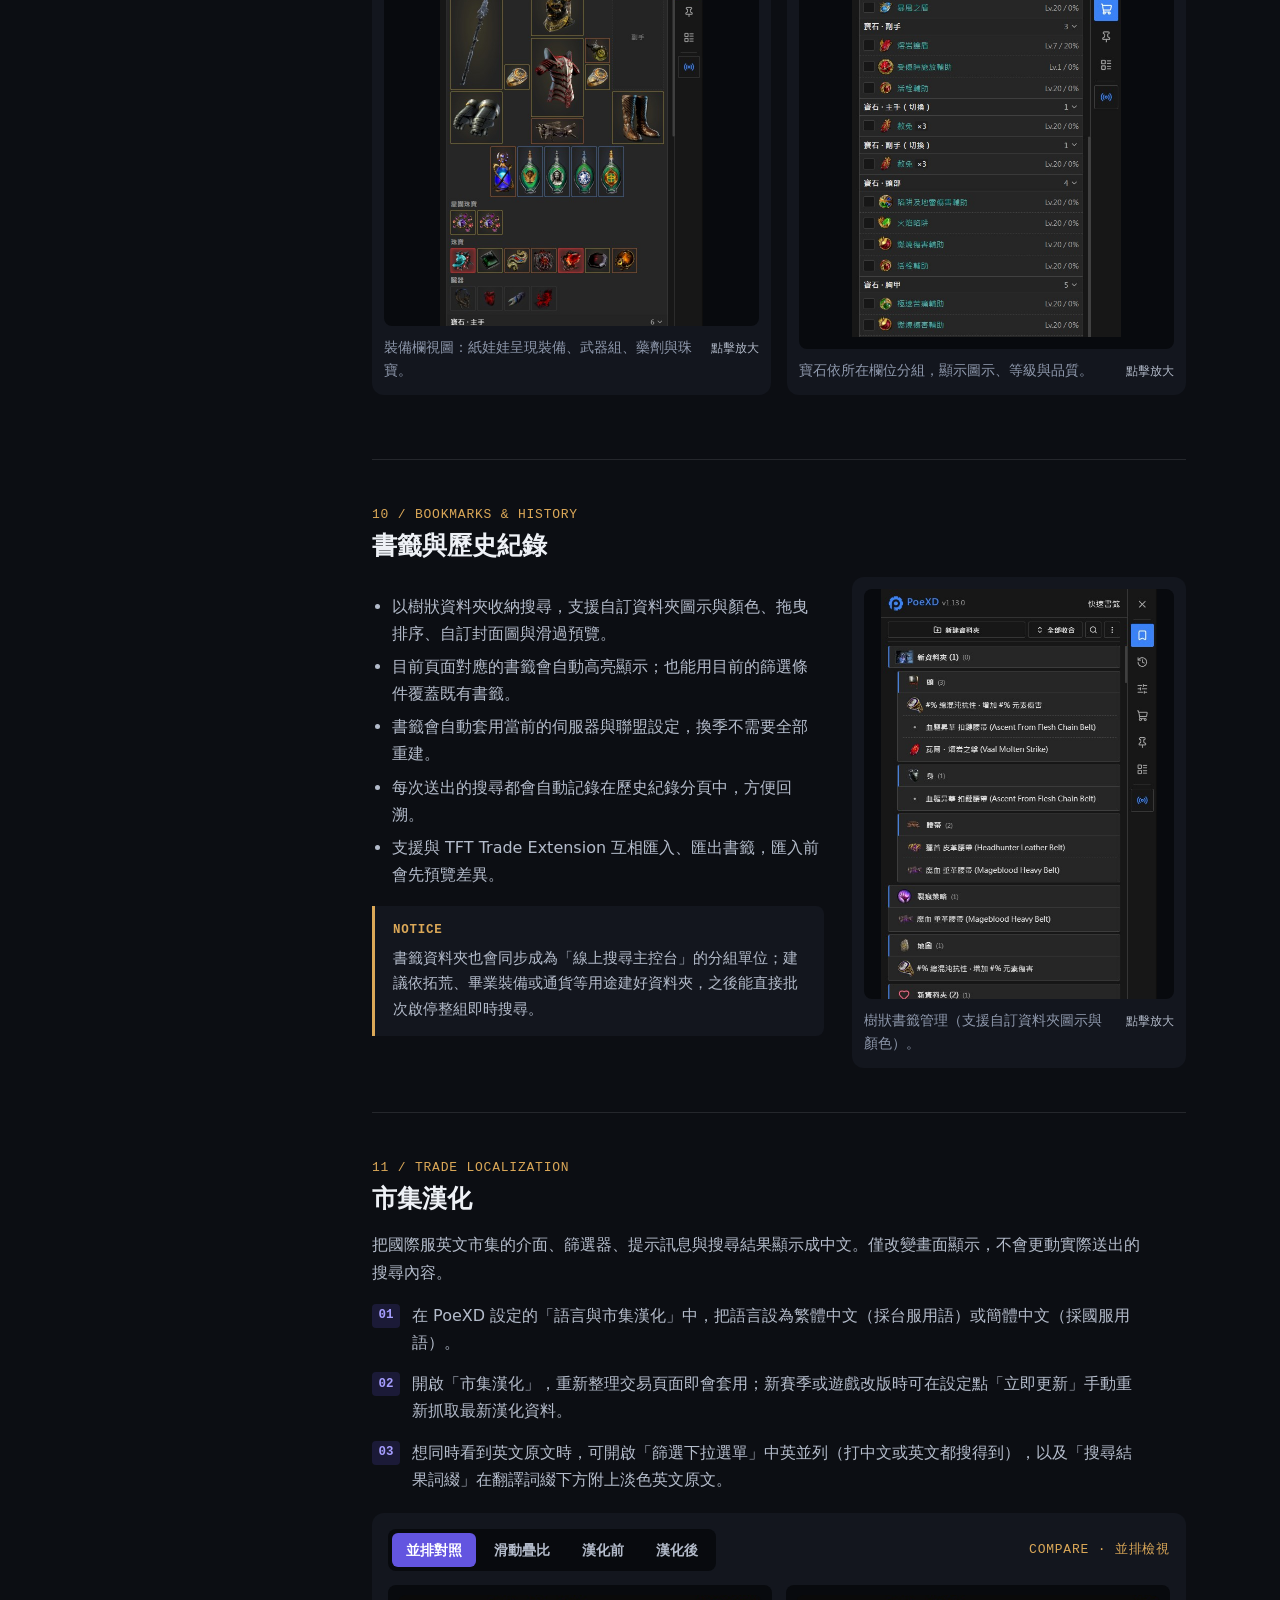
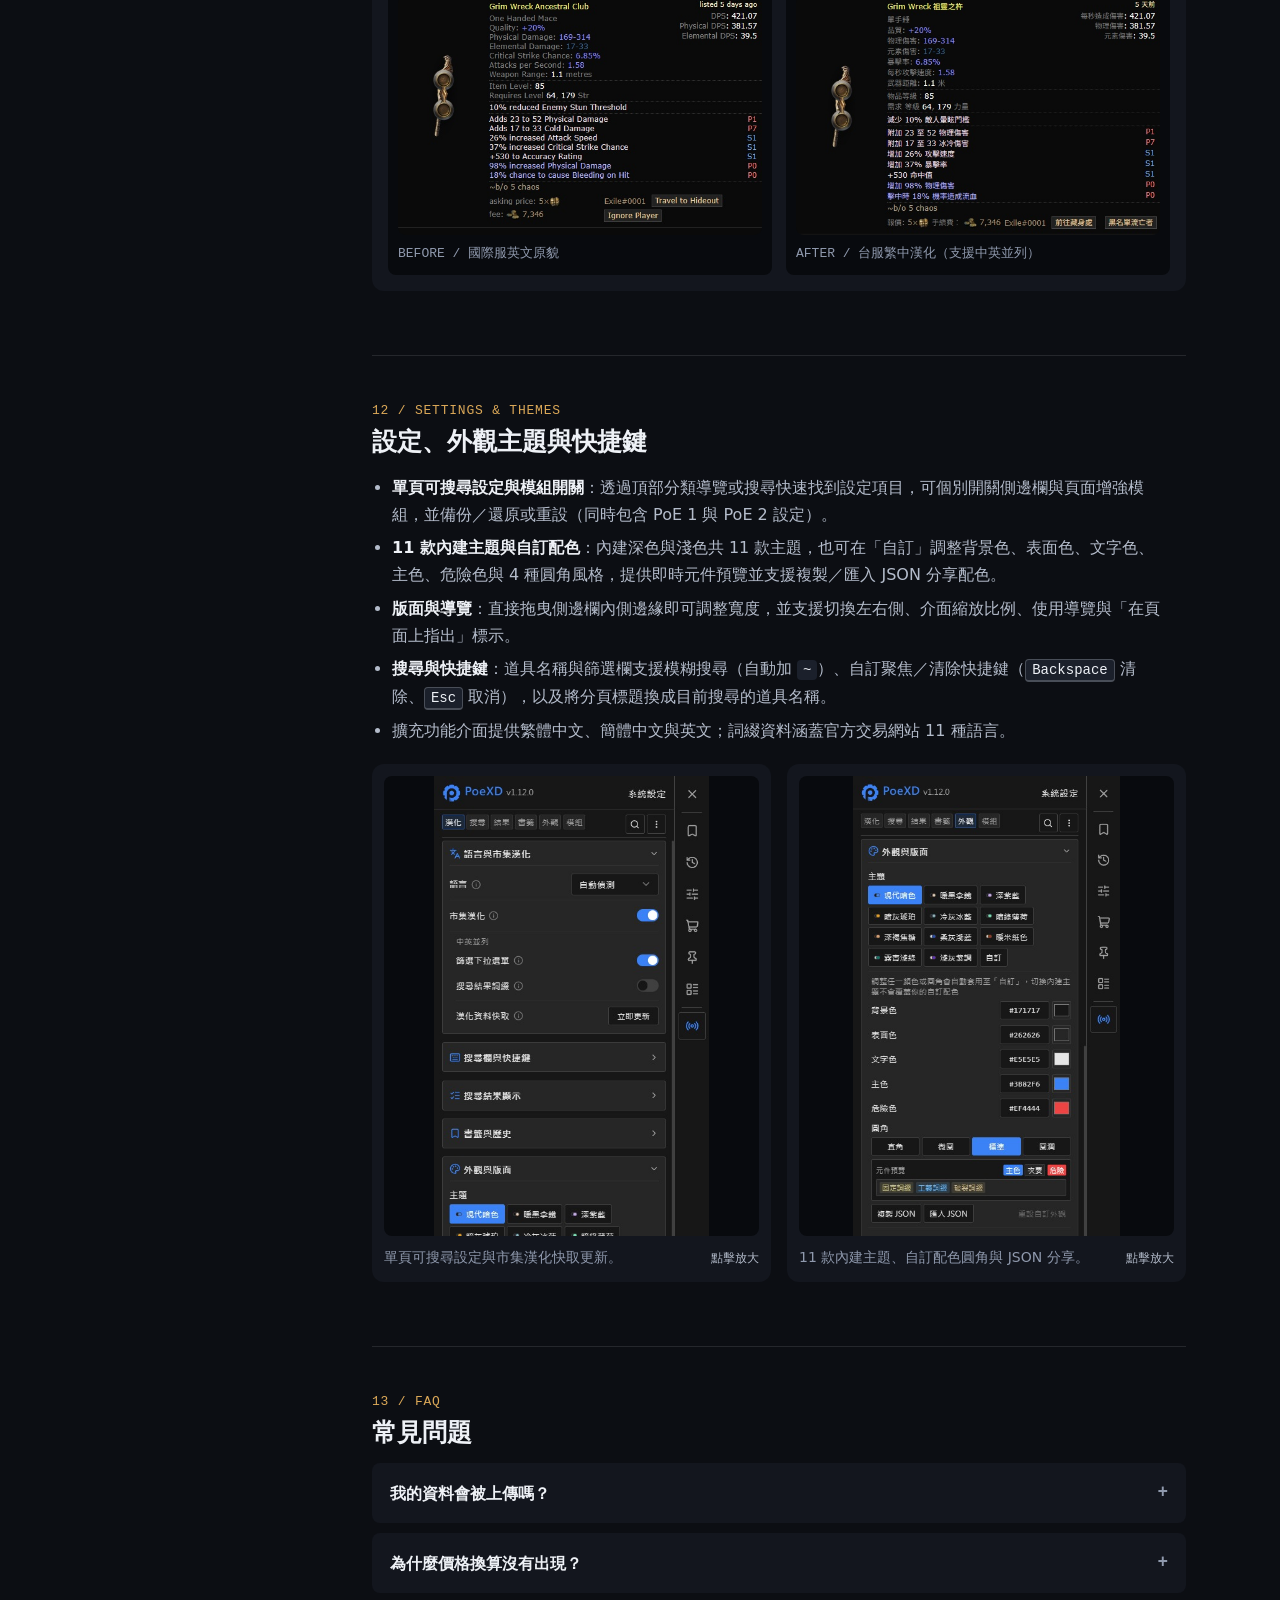
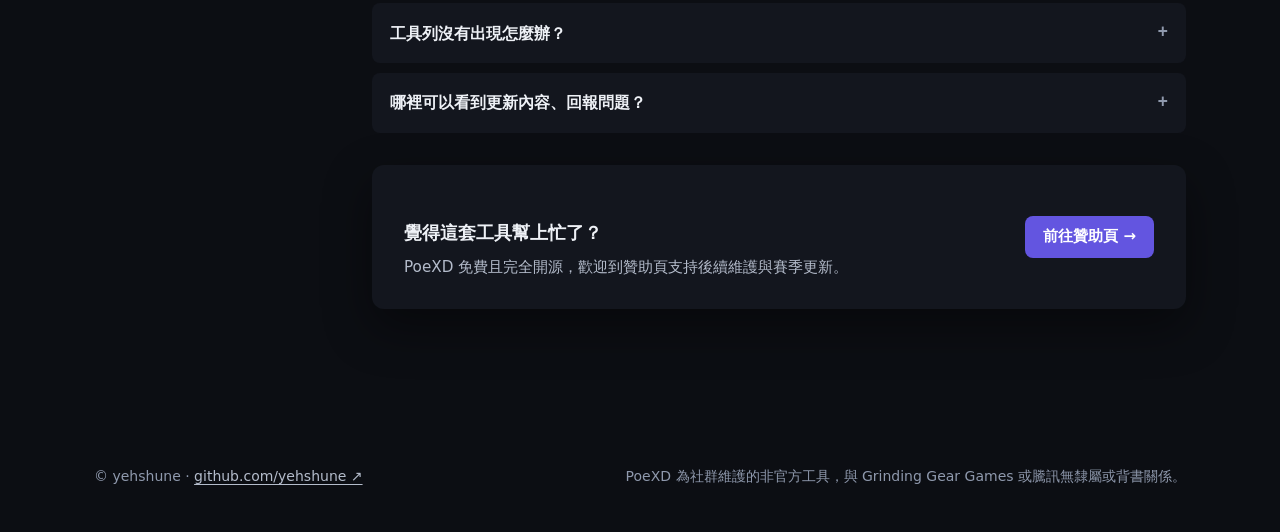
<file: poexd/index.html>
<!doctype html>
<html lang="zh-Hant-TW">
<head>
<meta charset="utf-8">
<meta name="viewport" content="width=device-width, initial-scale=1">
<title>PoeXD Extension 使用教學 — yehshune</title>
<meta name="description" content="PoeXD Extension 完整使用教學：安裝、線上搜尋主控台、搜尋結果看板、釘選物品、常用詞綴群組、詞綴篩選與 T 階、PoB 購物清單、書籤管理、11 款外觀主題與市集漢化。">
<link rel="canonical" href="https://yehshune.github.io/poexd/">
<link rel="alternate" hreflang="zh-Hant-TW" href="https://yehshune.github.io/poexd/">
<link rel="alternate" hreflang="zh-Hans-CN" href="https://yehshune.github.io/poexd/zh-cn/">
<link rel="alternate" hreflang="x-default" href="https://yehshune.github.io/poexd/">
<meta property="og:type" content="article">
<meta property="og:site_name" content="yehshune">
<meta property="og:url" content="https://yehshune.github.io/poexd/">
<meta property="og:locale" content="zh_TW">
<meta property="og:locale:alternate" content="zh_CN">
<meta property="og:title" content="PoeXD Extension 使用教學">
<meta property="og:description" content="Path of Exile 官方交易市集輔助擴充套件的完整使用說明。">
<meta property="og:image" content="https://yehshune.github.io/assets/poexd/promo-marquee-1400x560.png">
<meta name="twitter:card" content="summary_large_image">
<meta name="twitter:title" content="PoeXD Extension 使用教學 — yehshune">
<meta name="twitter:description" content="Path of Exile 官方交易市集輔助擴充套件的完整使用說明。">
<meta name="twitter:image" content="https://yehshune.github.io/assets/poexd/promo-marquee-1400x560.png">
<link rel="icon" href="../assets/poexd/logo-300x300.png">
<link rel="stylesheet" href="../assets/site.css">
<script src="../assets/theme.js"></script>
<script type="application/ld+json">
{
  "@context": "https://schema.org",
  "@graph": [
    {
      "@type": "SoftwareApplication",
      "name": "PoeXD Extension",
      "applicationCategory": "BrowserApplication",
      "operatingSystem": "Chrome, Edge, Brave",
      "inLanguage": "zh-Hant-TW",
      "url": "https://yehshune.github.io/poexd/",
      "image": "https://yehshune.github.io/assets/poexd/promo-marquee-1400x560.png",
      "description": "PoeXD 會在《流亡黯道》PoE 1／PoE 2 官方交易市集旁加上可收合側邊工具列，提供線上搜尋主控台、詞綴篩選與 T 階、搜尋結果看板、釘選物品、PoB 購物清單與國際服市集漢化。",
      "offers": {
        "@type": "Offer",
        "price": "0",
        "priceCurrency": "USD"
      },
      "author": {
        "@type": "Person",
        "name": "shu (yehshune)",
        "url": "https://github.com/yehshune"
      }
    },
    {
      "@type": "FAQPage",
      "mainEntity": [
        {
          "@type": "Question",
          "name": "我的資料會被上傳嗎？",
          "acceptedAnswer": {
            "@type": "Answer",
            "text": "不會。PoeXD 沒有伺服器，也沒有分析或追蹤程式碼，所有資料都存在你的瀏覽器本機。"
          }
        },
        {
          "@type": "Question",
          "name": "為什麼價格換算沒有出現？",
          "acceptedAnswer": {
            "@type": "Answer",
            "text": "價格資料來自 poe.ninja，只提供國際服；台服與國服目前不支援價格換算。"
          }
        },
        {
          "@type": "Question",
          "name": "工具列沒有出現怎麼辦？",
          "acceptedAnswer": {
            "@type": "Answer",
            "text": "請確認目前頁面為官方交易網站，並在瀏覽器擴充功能頁確認 PoeXD 已啟用後重新整理頁面。若仍未出現，歡迎到 GitHub 開 Issue 回報。"
          }
        },
        {
          "@type": "Question",
          "name": "哪裡可以看到更新內容、回報問題？",
          "acceptedAnswer": {
            "@type": "Answer",
            "text": "更新內容整理在 GitHub Releases；功能建議或問題回報請開 GitHub Issue，安全性問題請依 SECURITY.md 私下聯繫。"
          }
        }
      ]
    }
  ]
}
</script>
</head>
<body>
<nav class="nav" aria-label="主要導覽">
  <div class="wrap">
    <a class="brand" href="../">
      <svg class="brand-mark" viewBox="0 0 24 24" fill="currentColor" aria-hidden="true">
        <path d="M10.4 2h3.2l.6 2.3a7.8 7.8 0 0 1 1.9.8l2-1.3 2.3 2.3-1.3 2a7.8 7.8 0 0 1 .8 1.9L22 10.4v3.2l-2.3.6a7.8 7.8 0 0 1-.8 1.9l1.3 2-2.3 2.3-2-1.3a7.8 7.8 0 0 1-1.9.8l-.6 2.3h-3.2l-.6-2.3a7.8 7.8 0 0 1-1.9-.8l-2 1.3-2.3-2.3 1.3-2a7.8 7.8 0 0 1-.8-1.9L2 13.6v-3.2l2.3-.6a7.8 7.8 0 0 1 .8-1.9l-1.3-2 2.3-2.3 2 1.3a7.8 7.8 0 0 1 1.9-.8L10.4 2ZM12 8.2a3.8 3.8 0 1 0 0 7.6 3.8 3.8 0 0 0 0-7.6Z"/>
      </svg>
      <span>yehshune</span><span class="sub">// shu</span>
    </a>
    <ul>
      <li><a class="link" href="../#works">作品</a></li>
      <li><a class="link" href="./" aria-current="page">教學</a></li>
      <li><a class="link" href="../support/">贊助</a></li>
      <li class="hide-xs"><a class="link" href="https://github.com/yehshune" target="_blank" rel="noopener noreferrer">GitHub ↗</a></li>
    </ul>
    <a class="lang-switch" href="zh-cn/" hreflang="zh-Hans-CN" lang="zh-Hans-CN" title="切换至简体中文" aria-label="切换至简体中文">简</a>
    <button type="button" class="theme-toggle" data-theme-toggle aria-label="切換為淺色模式">
      <svg class="moon" viewBox="0 0 24 24" fill="none" stroke="currentColor" stroke-width="1.75" stroke-linecap="square" stroke-linejoin="miter" aria-hidden="true"><path d="M21 12.8A9 9 0 1 1 11.2 3a7 7 0 0 0 9.8 9.8Z"/></svg>
      <svg class="sun" viewBox="0 0 24 24" fill="none" stroke="currentColor" stroke-width="1.75" stroke-linecap="square" stroke-linejoin="miter" aria-hidden="true"><circle cx="12" cy="12" r="4"/><path d="M12 2v3M12 19v3M4.9 4.9l2.1 2.1M17 17l2.1 2.1M2 12h3M19 12h3M4.9 19.1L7 17M17 7l2.1-2.1"/></svg>
    </button>
  </div>
</nav>

<header class="guide-hero">
  <div class="wrap">
    <p class="crumb"><a href="../">首頁</a> / <a href="../#works">作品</a> / PoeXD Extension</p>
    <div class="guide-title-row">
      <div class="guide-logo">
        <img src="../assets/poexd/logo-300x300.png" width="300" height="300" alt="PoeXD 標誌">
      </div>
      <h1>PoeXD Extension 使用教學</h1>
    </div>
    <p class="lead">PoeXD 會在《流亡黯道》<span class="nowrap">PoE 1／PoE 2</span> 官方交易市集旁加上一條可收合的側邊工具列，集中監看即時搜尋、快速套用詞綴與 T 階、整理書籤與 <span class="nowrap">PoB 購物清單</span>，並將國際服市集翻為中文。</p>
    <div class="guide-specs">
      <span>支援：<span class="nowrap">PoE 1 / PoE 2</span> 官方市集（國際服・台服・國服）</span>
      <span>環境：Chrome / Edge / Brave</span>
      <span>介面：繁中 / 簡中 / English</span>
      <span>儲存：純本機零上傳</span>
    </div>
    <div class="actions">
      <a class="btn primary" href="https://chromewebstore.google.com/detail/fbbkaeekjalfecgjfcephaiopffeobjg" target="_blank" rel="noopener noreferrer">Chrome 線上應用程式商店 ↗</a>
      <a class="btn" href="https://microsoftedge.microsoft.com/addons/detail/hnnpgpcnmgjbmmhgogcljbnfoklblgmb" target="_blank" rel="noopener noreferrer">Edge 附加元件 ↗</a>
      <a class="btn ghost" href="https://github.com/yehshune/PoeXD-Extension" target="_blank" rel="noopener noreferrer">GitHub 原始碼 ↗</a>
    </div>

    <div class="quick-jump" aria-label="章節快速導引">
      <a href="#install">
        <span class="meta-code">01 / SETUP</span>
        <strong>安裝與初次開啟</strong>
      </a>
      <a href="#live-search">
        <span class="meta-code">03 / LIVE SEARCH</span>
        <strong>線上搜尋主控台</strong>
      </a>
      <a href="#result-board">
        <span class="meta-code">07 / RESULT BOARD</span>
        <strong>搜尋結果看板</strong>
      </a>
      <a href="#translation">
        <span class="meta-code">11 / LOCALIZE</span>
        <strong>國際服市集漢化</strong>
      </a>
    </div>
  </div>
</header>

<div class="wrap guide">
  <nav class="toc" aria-label="本頁目錄">
    <div class="toc-head">
      <span>MANUAL INDEX</span>
      <span>13 節</span>
    </div>
    <div class="toc-progress" aria-hidden="true"><div class="toc-progress-bar" id="toc-progress-bar"></div></div>
    <ol>
      <li><a href="#install" class="active"><span class="num">01</span>安裝</a></li>
      <li><a href="#first-run"><span class="num">02</span>第一次使用</a></li>
      <li><a href="#live-search"><span class="num">03</span>線上搜尋主控台</a></li>
      <li><a href="#stat-groups"><span class="num">04</span>常用詞綴與預覽</a></li>
      <li><a href="#affix"><span class="num">05</span>詞綴篩選與 T 階</a></li>
      <li><a href="#results"><span class="num">06</span>搜尋結果強化</a></li>
      <li><a href="#result-board"><span class="num">07</span>搜尋結果看板</a></li>
      <li><a href="#pinned"><span class="num">08</span>釘選物品</a></li>
      <li><a href="#pob"><span class="num">09</span>PoB 購物清單</a></li>
      <li><a href="#bookmarks"><span class="num">10</span>書籤與歷史紀錄</a></li>
      <li><a href="#translation"><span class="num">11</span>市集漢化</a></li>
      <li><a href="#settings"><span class="num">12</span>設定與外觀主題</a></li>
      <li><a href="#faq"><span class="num">13</span>常見問題</a></li>
    </ol>
  </nav>

  <article class="doc">
    <section id="install">
      <span class="meta-code sec-num">01 / INSTALLATION</span>
      <h2>安裝</h2>
      <p>商店版會隨版本發布自動更新，日常遊玩建議優先從 Chrome 或 Edge 商店安裝；Firefox 目前尚未提供支援。</p>

      <div data-install-tabs>
        <div class="tab-strip" role="tablist" aria-label="選擇安裝管道">
          <button type="button" class="tab-btn" role="tab" aria-selected="true" data-tab="store"><span class="idx">A</span>瀏覽器商店安裝（建議）</button>
          <button type="button" class="tab-btn" role="tab" aria-selected="false" data-tab="manual"><span class="idx">B</span>GitHub 手動安裝（進階）</button>
        </div>

        <div class="install-panel" data-install-panel="store" role="tabpanel">
          <div class="table-wrap">
            <table>
              <thead><tr><th>瀏覽器</th><th>安裝步驟</th></tr></thead>
              <tbody>
                <tr><td>Chrome、Brave 等 Chromium 瀏覽器</td><td>前往 <a href="https://chromewebstore.google.com/detail/fbbkaeekjalfecgjfcephaiopffeobjg" target="_blank" rel="noopener noreferrer">Chrome 線上應用程式商店 ↗</a>，點選「加到 Chrome」即可自動更新。</td></tr>
                <tr><td>Microsoft Edge</td><td>前往 <a href="https://microsoftedge.microsoft.com/addons/detail/hnnpgpcnmgjbmmhgogcljbnfoklblgmb" target="_blank" rel="noopener noreferrer">Edge 附加元件 ↗</a>，點選「取得」即可使用。</td></tr>
              </tbody>
            </table>
          </div>
        </div>

        <div class="install-panel" data-install-panel="manual" role="tabpanel" hidden>
          <ol class="steps">
            <li>到 <a href="https://github.com/yehshune/PoeXD-Extension/releases" target="_blank" rel="noopener noreferrer">GitHub Releases ↗</a> 下載最新版的 <code>chromium.zip</code>，解壓縮到固定資料夾（日後不要刪除或移動）。</li>
            <li>在網址列輸入 <code>chrome://extensions/</code>（Edge 為 <code>edge://extensions/</code>），打開右上角的「開發人員模式」。</li>
            <li>點選「載入未封裝項目」，選擇剛才解壓縮的資料夾即可完成載入。</li>
          </ol>
          <div class="note"><p>手動安裝版不會自動更新，有新版本時需要重新下載並覆蓋同一個資料夾，再到擴充功能頁按「重新載入」。</p></div>
        </div>
      </div>
    </section>

    <section id="first-run">
      <span class="meta-code sec-num">02 / FIRST RUN</span>
      <h2>第一次使用</h2>
      <ol class="steps">
        <li>開啟 <a href="https://www.pathofexile.com/trade" target="_blank" rel="noopener noreferrer">官方交易網站 ↗</a>（台服、國服也支援），頁面左側會出現 PoeXD 側邊工具列（可在設定的「面板位置」改到右側）；收合時只會留下一個可上下拖曳的 PoeXD 標誌。</li>
        <li>首次安裝展開側邊欄會自動開始導覽；工具列的分頁分別對應書籤、歷史紀錄、常用詞綴群組、PoB 購物清單、釘選物品、搜尋結果看板與線上搜尋主控台。</li>
        <li>在交易頁點擊瀏覽器右上角的 PoeXD 圖示可直接切換顯示／收合側邊欄；各項功能模組可在側邊欄的「系統設定 → 側邊欄模組」中個別開關（非交易頁點擊圖示則提供各服市集快速連結）。</li>
      </ol>
      <figure class="shot">
        <button type="button" class="shot-btn" data-lightbox-src="../assets/poexd/collapsed.jpg" data-lightbox-alt="交易網站左側縮起的 PoeXD 標誌按鈕" data-lightbox-caption="工具列收合時僅保留側邊標誌按鈕，點擊即可展開。">
          <img src="../assets/poexd/collapsed.jpg" width="440" height="80" alt="交易網站左側縮起的 PoeXD 標誌按鈕">
        </button>
        <figcaption><span>工具列收合時只留下左側 PoeXD 標誌，點一下就能展開。</span><span class="shot-zoom-hint">點擊放大</span></figcaption>
      </figure>
      <figure class="shot">
        <button type="button" class="shot-btn" data-lightbox-src="../assets/poexd/sidebar-overview.jpg" data-lightbox-alt="PoeXD 側邊欄各分頁圖示總覽：依序為收合、快速書籤、歷史紀錄、常用詞綴群組、PoB 購物清單、釘選物品、搜尋結果看板、線上搜尋主控台、工具與系統設定" data-lightbox-caption="側邊工具列分頁總覽：右側圖示列可快速切換各項功能與系統設定。">
          <img src="../assets/poexd/sidebar-overview.jpg" width="1740" height="1184" alt="PoeXD 側邊欄各分頁圖示總覽：依序為收合、快速書籤、歷史紀錄、常用詞綴群組、PoB 購物清單、釘選物品、搜尋結果看板、線上搜尋主控台、工具與系統設定">
        </button>
        <figcaption><span>側邊工具列分頁總覽（00–09 各功能入口）。</span><span class="shot-zoom-hint">點擊放大</span></figcaption>
      </figure>
    </section>

    <section id="live-search">
      <span class="meta-code sec-num">03 / LIVE SEARCH CONSOLE</span>
      <h2>線上搜尋主控台</h2>
      <p>在單一分頁集中監聽多組即時搜尋（Live Search），斷線自動重連，有新物品上架時即時顯示，並支援官方提示音與背景桌面通知。</p>
      <ol class="steps">
        <li>開啟線上搜尋主控台，可「從書籤挑選」要監聽的搜尋，或「輸入搜尋網址」直接貼上交易網站的搜尋連結。</li>
        <li>連線會依書籤資料夾分組並顯示命中數，可批次啟用或停止；每筆結果卡片會標示來源連線，點擊來源標籤或單一連線就能只看該組結果，也能一鍵清空結果區而不中斷監聽。</li>
        <li>在主控台設定可直接調整官方通知音效、音量或上傳自訂音效檔（上限 1 MB），並可開啟「背景桌面通知」（每個監聽項目獨立一張通知卡，短時間多筆自動合併，點擊即可切回主控台）。</li>
        <li>主控台會即時顯示官方 API 速率狀態，避免監聽太多組而被暫時限制連線；重開瀏覽器可一鍵恢復上次的連線組合。</li>
      </ol>
      <figure class="shot">
        <button type="button" class="shot-btn" data-lightbox-src="../assets/poexd/live-search.jpg" data-lightbox-alt="線上搜尋主控台：標註 API 速率監控與音效設定、多組即時搜尋連線與命中數、以及結果來源標籤" data-lightbox-caption="線上搜尋主控台：左側管理多組連線、命中數與 API 速率，右側集中瀏覽新上架道具並標示來源。">
          <img src="../assets/poexd/live-search.jpg" width="1360" height="680" alt="線上搜尋主控台：標註 API 速率監控與音效設定、多組即時搜尋連線與命中數、以及結果來源標籤">
        </button>
        <figcaption><span>線上搜尋主控台：同時監聽多組即時搜尋並標示來源。</span><span class="shot-zoom-hint">點擊放大</span></figcaption>
      </figure>
      <div class="note"><p>主控台分頁需要保持開啟才會持續監聽。PoeXD 已避免該分頁被瀏覽器自動休眠捨棄，但電腦進入睡眠時連線仍會中斷，喚醒後將自動重連。</p></div>
    </section>

    <section id="stat-groups">
      <span class="meta-code sec-num">04 / STAT GROUPS &amp; PREVIEW</span>
      <h2>常用詞綴群組與搜尋預覽</h2>
      <p>把常用條件（例如「最大生命＋總元素抗性」）存成群組，之後直接疊加到目前的搜尋，不會覆蓋已設定好的其他篩選。</p>

      <h3>建立與套用群組</h3>
      <ol class="steps">
        <li>在工具列打開「常用詞綴群組」，新增群組並加入需要的詞綴與數值門檻。</li>
        <li>在任何搜尋頁面點選群組即可疊加到目前篩選；套錯了可以一鍵復原。</li>
        <li>群組支援原地重新命名、分享碼與備份檔匯入／匯出（匯入前提供勾選預覽），方便與朋友交換或換電腦時遷移。</li>
      </ol>
      <figure class="shot">
        <button type="button" class="shot-btn" data-lightbox-src="../assets/poexd/stat-groups.jpg" data-lightbox-alt="常用詞綴群組面板，右側中文篩選器已疊加元素抗性群組" data-lightbox-caption="常用詞綴群組：左邊點「疊加套用」，右側官方篩選器立即多出整組條件。">
          <img src="../assets/poexd/stat-groups.jpg" width="1480" height="620" alt="常用詞綴群組面板，右側中文篩選器已疊加元素抗性群組">
        </button>
        <figcaption><span>常用詞綴群組：左邊點「疊加套用」，右邊篩選器就多出整組條件。</span><span class="shot-zoom-hint">點擊放大</span></figcaption>
      </figure>

      <h3>搜尋預覽</h3>
      <p>點書籤或歷史紀錄的名稱會先打開搜尋預覽（名稱旁的箭頭才是直接開啟搜尋），能看到背後實際條件，在預覽視窗微調詞綴數值，或只挑其中幾條疊加進目前的搜尋。</p>
      <figure class="shot">
        <button type="button" class="shot-btn" data-lightbox-src="../assets/poexd/search-preview.jpg" data-lightbox-alt="點書籤名稱打開的搜尋預覽視窗，列出上架狀態與多條詞綴條件，每項都可單獨疊加" data-lightbox-caption="搜尋預覽：先在視窗內微調數值，再單獨疊加或開啟搜尋。">
          <img src="../assets/poexd/search-preview.jpg" width="1080" height="740" alt="點書籤名稱打開的搜尋預覽視窗，列出上架狀態與多條詞綴條件，每項都可單獨疊加">
        </button>
        <figcaption><span>搜尋預覽：可先微調數值，再單獨疊加或開啟搜尋。</span><span class="shot-zoom-hint">點擊放大</span></figcaption>
      </figure>
    </section>

    <section id="affix">
      <span class="meta-code sec-num">05 / AFFIX SELECTOR &amp; TIERS</span>
      <h2>詞綴篩選與 T 階</h2>
      <h3>詞綴選擇器</h3>
      <ol class="steps">
        <li>在官方篩選群組旁打開詞綴選擇器，從標題列切換物品類別（含「最近使用」，並可同步套用到官方物品種類），也能用「物等」區間過濾可出現詞綴。</li>
        <li>依前綴／後綴與詞綴來源分類瀏覽（支援全部展開／收合與全選符合項目），勾選想要的項目加入右側「待套用清單」。</li>
        <li>確認後一次批次寫入官方篩選器，不必一條一條手動輸入關鍵字。</li>
      </ol>

      <h3>T 階快捷按鈕</h3>
      <p>篩選欄旁的 <code>T</code> 按鈕可直接點擊單一階級或複選階級範圍、點數值快速填入；同一詞綴在該物品類別有多種來源時，可在左側切換詞綴分組。支援 <span class="nowrap">PoE 1</span> 追憶、穿越、糾纏與異界固定詞，以及 <span class="nowrap">PoE 2</span> 的碑牌、換界石、範圍珠寶與聖域詞綴；詞綴亦可拖曳排序或移至其他篩選群組。</p>

      <div class="shot-pair is-landscape">
        <figure class="shot">
          <button type="button" class="shot-btn" data-lightbox-src="../assets/poexd/affix.jpg" data-lightbox-alt="詞綴選擇器：標題列可切換物品類別，左側分類，中間是前綴與後綴清單，右側是待套用清單" data-lightbox-caption="詞綴選擇器：依物品類別與物等瀏覽前綴／後綴並批次套用。">
            <img src="../assets/poexd/affix.jpg" width="1280" height="905" alt="詞綴選擇器：標題列可切換物品類別，左側分類，中間是前綴與後綴清單，右側是待套用清單">
          </button>
          <figcaption><span>詞綴選擇器（支援標題列類別切換與最新詞綴來源）。</span><span class="shot-zoom-hint">點擊放大</span></figcaption>
        </figure>
        <figure class="shot">
          <button type="button" class="shot-btn" data-lightbox-src="../assets/poexd/tier.jpg" data-lightbox-alt="胸甲的「+# 最大生命」T 階選單：左側可切換四種詞綴分組，右側列出 T1 到 T11 的數值範圍" data-lightbox-caption="T 階選單：同一個詞綴有多種來源時（例如胸甲生命），左側可切換分組。">
            <img src="../assets/poexd/tier.jpg" width="915" height="495" alt="胸甲的「+# 最大生命」T 階選單：左側可切換四種詞綴分組，右側列出 T1 到 T11 的數值範圍">
          </button>
          <figcaption><span>T 階選單：可切換詞綴分組與數值區間。</span><span class="shot-zoom-hint">點擊放大</span></figcaption>
        </figure>
      </div>
    </section>

    <section id="results">
      <span class="meta-code sec-num">06 / RESULT ENHANCEMENTS</span>
      <h2>搜尋結果強化</h2>
      <div class="table-wrap">
        <table>
          <thead><tr><th>功能</th><th>說明</th></tr></thead>
          <tbody>
            <tr><td>價格換算與排序</td><td>依 <code>poe.ninja</code> 匯率換算不同通貨標價，並可依換算後價格排序（僅國際服）。</td></tr>
            <tr><td>結果詞綴高亮</td><td>自動框選標示出符合你篩選條件的詞綴與前後綴階級（如 <code>P2</code>、<code>S1</code>）。</td></tr>
            <tr><td>結果詞綴快篩</td><td>滑鼠移到結果中的詞綴，右側出現「+和／+不」按鈕，可快速加入篩選（僅帶入詞綴，不會自動重搜）。</td></tr>
            <tr><td>複製 PoB 物品文字</td><td>滑鼠移到結果卡片左上角，點擊 <code>PoB</code> 按鈕即可複製英文物品文字貼進 <span class="nowrap">Path of Building</span>；台服與國服會自動轉成英文。</td></tr>
            <tr><td>PoEDB 連結</td><td>卡片左上角的 <code>DB</code> 按鈕可直接開啟該裝備基底的 PoEDB 頁面。</td></tr>
            <tr><td>符文覆寫試算（PoE 2）</td><td>試算符文覆寫後的 DPS／防禦數值，並支援依試算結果排序。</td></tr>
          </tbody>
        </table>
      </div>
      <figure class="shot">
        <button type="button" class="shot-btn" data-lightbox-src="../assets/poexd/result-card.jpg" data-lightbox-alt="搜尋結果卡片：左上角有釘選、PoB 與 DB 按鈕，符合條件的詞綴加上外框並標示前後綴階級，右側提供 +和 / +不 快篩，標價旁顯示換算價格" data-lightbox-caption="強化後的搜尋結果卡片：包含釘選／PoB／DB 捷徑、詞綴高亮與階級、+和／+不 快篩與通貨折算。">
          <img src="../assets/poexd/result-card.jpg" width="635" height="535" alt="搜尋結果卡片：左上角有釘選、PoB 與 DB 按鈕，符合條件的詞綴加上外框並標示前後綴階級，右側提供 +和 / +不 快篩，標價旁顯示換算價格">
        </button>
        <figcaption><span>強化後的搜尋結果卡片：釘選／PoB／DB、詞綴高亮與快篩、換算價格。</span><span class="shot-zoom-hint">點擊放大</span></figcaption>
      </figure>
    </section>

    <section id="result-board">
      <span class="meta-code sec-num">07 / RESULT BOARD</span>
      <h2>搜尋結果看板</h2>
      <p>在一般搜尋頁把目前取得的結果集中到側邊欄（從側邊欄分頁或官方結果數旁的「看板」按鈕開啟），預設不會改動官方結果列表，也可手動開啟同步過濾直接篩選官方列表。</p>
      <ol class="steps">
        <li><strong>物品清單與獨立詞綴篩選</strong>：依關鍵字、價格區間、隱藏已售出與只看可直購篩選並排序；可展開「必含獨立詞綴篩選」拆解結果中的單詞／複合詞綴（支援 <code>T1</code>、<code>T1–T2</code> 等階級與破裂／基底／工藝分類），並可一鍵同步過濾左側官方結果列，點一下即可捲動定位並高亮官方結果列。</li>
        <li><strong>賣家清單與倉庫分組</strong>：依可直購件數與換算總價排序，找出能在同一間藏身處一次買齊多件的賣家，並依倉庫分頁分組標出格位座標。</li>
        <li><strong>倉庫搜尋 regex</strong>：勾選同一賣家要買的物品後顯示小計，一鍵複製 <code>regex</code> 貼進對方倉庫搜尋框，同時標出所有目標物品（無法區分時會提示警告）。</li>
        <li><strong>批次載入與自動重整</strong>：透過官方「載入更多」逐批（可記憶每次筆數）或一次載入全部（上限 100 筆）；前往藏身處連結過期時會自動重新整理再前往。</li>
      </ol>
      <div class="shot-pair is-landscape">
        <figure class="shot">
          <button type="button" class="shot-btn" data-lightbox-src="../assets/poexd/result-board-items.jpg" data-lightbox-alt="搜尋結果看板的物品清單：展開必含獨立詞綴篩選（單詞／複合與 T 階條件），並開啟同步過濾左側官方列表" data-lightbox-caption="搜尋結果看板（物品清單）：依必含獨立詞綴與 T 階過濾結果，並可同步過濾官方列表。">
            <img src="../assets/poexd/result-board-items.jpg" width="822" height="740" alt="搜尋結果看板的物品清單：展開必含獨立詞綴篩選（單詞／複合與 T 階條件），並開啟同步過濾左側官方列表">
          </button>
          <figcaption><span>物品清單：獨立詞綴與 T 階篩選、同步過濾官方列表。</span><span class="shot-zoom-hint">點擊放大</span></figcaption>
        </figure>
        <figure class="shot">
          <button type="button" class="shot-btn" data-lightbox-src="../assets/poexd/result-board-sellers.jpg" data-lightbox-alt="搜尋結果看板的賣家清單：展開同一賣家的多件可直購物品，依倉庫分組並產生倉庫搜尋 regex" data-lightbox-caption="搜尋結果看板（賣家清單）：依倉庫分組並一鍵複製倉庫搜尋 regex 一次買齊。">
            <img src="../assets/poexd/result-board-sellers.jpg" width="774" height="740" alt="搜尋結果看板的賣家清單：展開同一賣家的多件可直購物品，依倉庫分組並產生倉庫搜尋 regex">
          </button>
          <figcaption><span>賣家清單：倉庫分組與一鍵複製倉庫搜尋 regex。</span><span class="shot-zoom-hint">點擊放大</span></figcaption>
        </figure>
      </div>
      <div class="note"><p>搜尋結果看板不保存歷史資料，換成下一個搜尋就會重新整理；想長期保留下來慢慢比價的裝備請使用「釘選物品」。</p></div>
    </section>

    <section id="pinned">
      <span class="meta-code sec-num">08 / PINNED ITEMS</span>
      <h2>釘選物品</h2>
      <div class="split-doc">
        <div>
          <ul>
            <li>滑鼠移到搜尋結果卡片左上角點釘選，就能把物品連同標價、金幣手續費、賣家與上架時間存到側邊欄，以官方樣式卡片隨時展開比價。</li>
            <li>一般搜尋、即時搜尋與線上搜尋主控台皆可使用，並支援切換「顯示所有聯盟」。</li>
            <li>支援搜尋篩選、排序（自訂順序、最新釘選、價格高低）、拖曳調整順序或拖出取消釘選。</li>
            <li>一口價物品可直接點擊前往藏身處，已賣出的物品會標示「已售出」；每個遊戲版本最多保存 50 筆於本機瀏覽器。</li>
          </ul>
        </div>
        <figure class="shot" style="margin:0">
          <button type="button" class="shot-btn" data-lightbox-src="../assets/poexd/pinned-items.jpg" data-lightbox-alt="釘選物品面板：展開官方樣式卡片顯示詞綴與金幣手續費，下方物品可顯示已售出狀態" data-lightbox-caption="釘選物品：以官方樣式卡片回頭比價，顯示手續費、已售出標記與前往藏身處按鈕。">
            <img src="../assets/poexd/pinned-items.jpg" width="442" height="740" alt="釘選物品面板：展開官方樣式卡片顯示詞綴與金幣手續費，下方物品可顯示已售出狀態">
          </button>
          <figcaption><span>釘選物品：官方樣式卡片比價與已售出標記。</span><span class="shot-zoom-hint">點擊放大</span></figcaption>
        </figure>
      </div>
    </section>

    <section id="pob">
      <span class="meta-code sec-num">09 / POB SHOPPING LIST</span>
      <h2>PoB 購物清單</h2>
      <ol class="steps">
        <li>在工具列打開「PoB 購物清單」，貼上 <span class="nowrap">Path of Building</span> 匯出代碼，或 <code>poe.ninja</code>、<code>pobb.in</code>、<code>pastebin</code> 分享網址。</li>
        <li>預設以「裝備欄」紙娃娃視圖呈現角色裝備、武器組切換（<code>I / II</code>）、藥劑、星團與珠寶、插槽連線與寶石圖示（支援 <span class="nowrap">PoE 1 / PoE 2</span>，可切換為「清單」視圖）；可同時保存多份 build，並在多組裝備套裝或技能組間即時切換。</li>
        <li>可針對整份 build 調整「整體搜尋設定」（詞綴數值下限比例、連結條件、稀有裝改依類別＋防禦類型搜尋、防禦下限與預設改用總和詞綴），或在單件預覽微調條件、放寬 10%（<code>-10%</code>）後一鍵搜尋、加入書籤、送進線上搜尋主控台，或將目前頁面搜尋存回該欄位。</li>
      </ol>
      <div class="note"><p>從 <code>pobb.in</code>、<code>pastebin</code> 匯入需要另外授權存取該網站。代碼只存在你的瀏覽器，不會上傳。開啟市集漢化並授權 <code>pobb.in</code> 後，<code>pobb.in</code> 分享頁也會自動顯示中文。</p></div>

      <div class="shot-pair is-portrait">
        <figure class="shot">
          <button type="button" class="shot-btn" data-lightbox-src="../assets/poexd/pob.jpg" data-lightbox-alt="PoB 購物清單的裝備欄視圖：以角色紙娃娃排列武器、防具、藥劑、星團珠寶、珠寶與臟器，支援中文昇華名稱、武器組切換與清單視圖" data-lightbox-caption="PoB 購物清單（裝備欄視圖）：以紙娃娃呈現裝備圖示、中文職業昇華、武器組切換、藥劑與珠寶。">
            <img src="../assets/poexd/pob.jpg" width="526" height="920" alt="PoB 購物清單的裝備欄視圖：以角色紙娃娃排列武器、防具、藥劑、星團珠寶、珠寶與臟器，支援中文昇華名稱、武器組切換與清單視圖">
          </button>
          <figcaption><span>裝備欄視圖：紙娃娃呈現裝備、武器組、藥劑與珠寶。</span><span class="shot-zoom-hint">點擊放大</span></figcaption>
        </figure>
        <figure class="shot">
          <button type="button" class="shot-btn" data-lightbox-src="../assets/poexd/pob-gems.jpg" data-lightbox-alt="PoB 購物清單的寶石區：依裝備欄位分組，顯示寶石圖示、需求數量與等級品質" data-lightbox-caption="PoB 寶石清單：依所在裝備欄位分組，顯示寶石圖示、等級與品質。">
            <img src="../assets/poexd/pob-gems.jpg" width="491" height="840" alt="PoB 購物清單的寶石區：依裝備欄位分組，顯示寶石圖示、需求數量與等級品質">
          </button>
          <figcaption><span>寶石依所在欄位分組，顯示圖示、等級與品質。</span><span class="shot-zoom-hint">點擊放大</span></figcaption>
        </figure>
      </div>
    </section>

    <section id="bookmarks">
      <span class="meta-code sec-num">10 / BOOKMARKS &amp; HISTORY</span>
      <h2>書籤與歷史紀錄</h2>
      <div class="split-doc">
        <div>
          <ul>
            <li>以樹狀資料夾收納搜尋，支援自訂資料夾圖示與顏色、拖曳排序、自訂封面圖與滑過預覽。</li>
            <li>目前頁面對應的書籤會自動高亮顯示；也能用目前的篩選條件覆蓋既有書籤。</li>
            <li>書籤會自動套用當前的伺服器與聯盟設定，換季不需要全部重建。</li>
            <li>每次送出的搜尋都會自動記錄在歷史紀錄分頁中，方便回溯。</li>
            <li>支援與 TFT Trade Extension 互相匯入、匯出書籤，匯入前會先預覽差異。</li>
          </ul>
          <div class="note"><p>書籤資料夾也會同步成為「線上搜尋主控台」的分組單位；建議依拓荒、畢業裝備或通貨等用途建好資料夾，之後能直接批次啟停整組即時搜尋。</p></div>
        </div>
        <figure class="shot" style="margin:0">
          <button type="button" class="shot-btn" data-lightbox-src="../assets/poexd/bookmarks.jpg" data-lightbox-alt="樹狀書籤資料夾管理，支援自訂資料夾圖示與顏色" data-lightbox-caption="樹狀書籤管理：支援自訂資料夾圖示與顏色、拖曳排序、資料夾分層與聯盟自動切換。">
            <img src="../assets/poexd/bookmarks.jpg" width="526" height="780" alt="樹狀書籤資料夾管理，支援自訂資料夾圖示與顏色">
          </button>
          <figcaption><span>樹狀書籤管理（支援自訂資料夾圖示與顏色）。</span><span class="shot-zoom-hint">點擊放大</span></figcaption>
        </figure>
      </div>
    </section>

    <section id="translation">
      <span class="meta-code sec-num">11 / TRADE LOCALIZATION</span>
      <h2>市集漢化</h2>
      <p>把國際服英文市集的介面、篩選器、提示訊息與搜尋結果顯示成中文。僅改變畫面顯示，不會更動實際送出的搜尋內容。</p>
      <ol class="steps">
        <li>在 PoeXD 設定的「語言與市集漢化」中，把語言設為繁體中文（採台服用語）或簡體中文（採國服用語）。</li>
        <li>開啟「市集漢化」，重新整理交易頁面即會套用；新賽季或遊戲改版時可在設定點「立即更新」手動重新抓取最新漢化資料。</li>
        <li>想同時看到英文原文時，可開啟「篩選下拉選單」中英並列（打中文或英文都搜得到），以及「搜尋結果詞綴」在翻譯詞綴下方附上淡色英文原文。</li>
      </ol>

      <div class="compare-stage" data-compare>
        <div class="compare-controls">
          <div class="tab-strip" role="tablist" aria-label="漢化對照顯示模式">
            <button type="button" class="tab-btn" role="tab" aria-selected="true" data-tab="pair">並排對照</button>
            <button type="button" class="tab-btn" role="tab" aria-selected="false" data-tab="split">滑動疊比</button>
            <button type="button" class="tab-btn" role="tab" aria-selected="false" data-tab="en">漢化前</button>
            <button type="button" class="tab-btn" role="tab" aria-selected="false" data-tab="zh">漢化後</button>
          </div>
          <span class="meta-code">COMPARE · <span data-compare-pct>並排檢視</span></span>
        </div>

        <div class="compare-pair-grid">
          <figure class="compare-pair-card">
            <button type="button" class="shot-btn" data-lightbox-src="../assets/poexd/translate-en.jpg" data-lightbox-alt="漢化前：國際服英文搜尋結果" data-lightbox-caption="漢化前：國際服英文市集搜尋結果">
              <img src="../assets/poexd/translate-en.jpg" width="587" height="386" alt="漢化前：國際服英文搜尋結果">
            </button>
            <figcaption>BEFORE / 國際服英文原貌</figcaption>
          </figure>
          <figure class="compare-pair-card">
            <button type="button" class="shot-btn" data-lightbox-src="../assets/poexd/translate-zh.jpg" data-lightbox-alt="漢化後：同一筆搜尋結果以台服用語顯示中文" data-lightbox-caption="漢化後（台服用語）：同一筆搜尋結果直接顯示中文詞綴">
              <img src="../assets/poexd/translate-zh.jpg" width="587" height="386" alt="漢化後：同一筆搜尋結果以台服用語顯示中文">
            </button>
            <figcaption>AFTER / 台服繁中漢化（支援中英並列）</figcaption>
          </figure>
        </div>

        <div class="compare-wipe-wrap" hidden>
          <div class="compare-legend" aria-hidden="true">
            <span>左：漢化前（英文）</span>
            <span>右：漢化後（繁中）</span>
          </div>
          <div class="compare-viewport">
            <img src="../assets/poexd/translate-en.jpg" width="587" height="386" alt="漢化前：國際服英文搜尋結果">
            <div class="compare-after-wrap">
              <img src="../assets/poexd/translate-zh.jpg" width="587" height="386" alt="漢化後：同一筆搜尋結果以台服用語顯示中文">
            </div>
            <span class="compare-handle" aria-hidden="true"></span>
          </div>

          <div class="compare-slider-row">
            <label for="compare-range">分界位置</label>
            <input id="compare-range" type="range" min="0" max="100" value="50" aria-label="調整左（漢化前）與右（漢化後）對照分界位置">
            <span>拖曳左右比對</span>
          </div>
        </div>
      </div>
    </section>

    <section id="settings">
      <span class="meta-code sec-num">12 / SETTINGS &amp; THEMES</span>
      <h2>設定、外觀主題與快捷鍵</h2>
      <ul>
        <li><strong>單頁可搜尋設定與模組開關</strong>：透過頂部分類導覽或搜尋快速找到設定項目，可個別開關側邊欄與頁面增強模組，並備份／還原或重設（同時包含 <span class="nowrap">PoE 1</span> 與 <span class="nowrap">PoE 2</span> 設定）。</li>
        <li><strong>11 款內建主題與自訂配色</strong>：內建深色與淺色共 11 款主題，也可在「自訂」調整背景色、表面色、文字色、主色、危險色與 4 種圓角風格，提供即時元件預覽並支援複製／匯入 JSON 分享配色。</li>
        <li><strong>版面與導覽</strong>：直接拖曳側邊欄內側邊緣即可調整寬度，並支援切換左右側、介面縮放比例、使用導覽與「在頁面上指出」標示。</li>
        <li><strong>搜尋與快捷鍵</strong>：道具名稱與篩選欄支援模糊搜尋（自動加 <code>~</code>）、自訂聚焦／清除快捷鍵（<kbd>Backspace</kbd> 清除、<kbd>Esc</kbd> 取消），以及將分頁標題換成目前搜尋的道具名稱。</li>
        <li>擴充功能介面提供繁體中文、簡體中文與英文；詞綴資料涵蓋官方交易網站 11 種語言。</li>
      </ul>
      <div class="shot-pair is-portrait">
        <figure class="shot">
          <button type="button" class="shot-btn" data-lightbox-src="../assets/poexd/settings.jpg" data-lightbox-alt="PoeXD 新版系統設定頁：包含頂部分類導覽、搜尋、市集漢化與手動更新快取" data-lightbox-caption="新版系統設定頁：單頁可搜尋設計，支援分類跳轉、模組開關、備份還原與手動更新漢化快取。">
            <img src="../assets/poexd/settings.jpg" width="442" height="740" alt="PoeXD 新版系統設定頁：包含頂部分類導覽、搜尋、市集漢化與手動更新快取">
          </button>
          <figcaption><span>單頁可搜尋設定與市集漢化快取更新。</span><span class="shot-zoom-hint">點擊放大</span></figcaption>
        </figure>
        <figure class="shot">
          <button type="button" class="shot-btn" data-lightbox-src="../assets/poexd/theme-custom.jpg" data-lightbox-alt="PoeXD 外觀與版面設定：11 款內建主題與自訂色碼、圓角、即時元件預覽及 JSON 匯入匯出" data-lightbox-caption="外觀主題與自訂編輯器：11 款內建主題、5 組自訂色碼、圓角切換與 JSON 配色分享。">
            <img src="../assets/poexd/theme-custom.jpg" width="442" height="760" alt="PoeXD 外觀與版面設定：11 款內建主題與自訂色碼、圓角、即時元件預覽及 JSON 匯入匯出">
          </button>
          <figcaption><span>11 款內建主題、自訂配色圓角與 JSON 分享。</span><span class="shot-zoom-hint">點擊放大</span></figcaption>
        </figure>
      </div>
    </section>

    <section id="faq">
      <span class="meta-code sec-num">13 / FAQ</span>
      <h2>常見問題</h2>
      <div class="faq-list">
        <details class="faq">
          <summary>我的資料會被上傳嗎？</summary>
          <div><p>不會。PoeXD 沒有伺服器，也沒有分析或追蹤程式碼，所有資料都存在你的瀏覽器本機。詳見 <a href="https://github.com/yehshune/PoeXD-Extension/blob/main/PRIVACY.md" target="_blank" rel="noopener noreferrer">隱私權政策 ↗</a>。</p></div>
        </details>
        <details class="faq">
          <summary>為什麼價格換算沒有出現？</summary>
          <div><p>價格資料來自 <code>poe.ninja</code>，只提供國際服；台服與國服目前不支援價格換算。</p></div>
        </details>
        <details class="faq">
          <summary>工具列沒有出現怎麼辦？</summary>
          <div><p>請確認目前頁面為官方交易網站，並在瀏覽器擴充功能頁確認 PoeXD 已啟用後重新整理頁面。若仍未出現，歡迎到 GitHub 開 Issue 回報。</p></div>
        </details>
        <details class="faq">
          <summary>哪裡可以看到更新內容、回報問題？</summary>
          <div><p>更新內容整理在 <a href="https://github.com/yehshune/PoeXD-Extension/releases" target="_blank" rel="noopener noreferrer">Releases ↗</a>；功能建議或問題回報請開 <a href="https://github.com/yehshune/PoeXD-Extension/issues" target="_blank" rel="noopener noreferrer">Issue ↗</a>，安全性問題請依 <a href="https://github.com/yehshune/PoeXD-Extension/blob/main/SECURITY.md" target="_blank" rel="noopener noreferrer">SECURITY.md ↗</a> 私下聯繫。</p></div>
        </details>
      </div>

      <div class="cta-band" style="margin-top:32px">
        <div>
          <h3>覺得這套工具幫上忙了？</h3>
          <p>PoeXD 免費且完全開源，歡迎到贊助頁支持後續維護與賽季更新。</p>
        </div>
        <a class="btn primary" href="../support/">前往贊助頁 →</a>
      </div>
    </section>
  </article>
</div>

<footer class="site">
  <div class="wrap">
    <span>© yehshune · <a href="https://github.com/yehshune" target="_blank" rel="noopener noreferrer">github.com/yehshune ↗</a></span>
    <span>PoeXD 為社群維護的非官方工具，與 Grinding Gear Games 或騰訊無隸屬或背書關係。</span>
  </div>
</footer>

<script src="../assets/site.js" defer></script>
<!-- Cloudflare Web Analytics --><script type='module' src='https://static.cloudflareinsights.com/beacon.min.js' data-cf-beacon='{"token": "2f3e4e3161cd447ea6e07ca4725444db"}'></script><!-- End Cloudflare Web Analytics -->
</body>
</html>
</file>
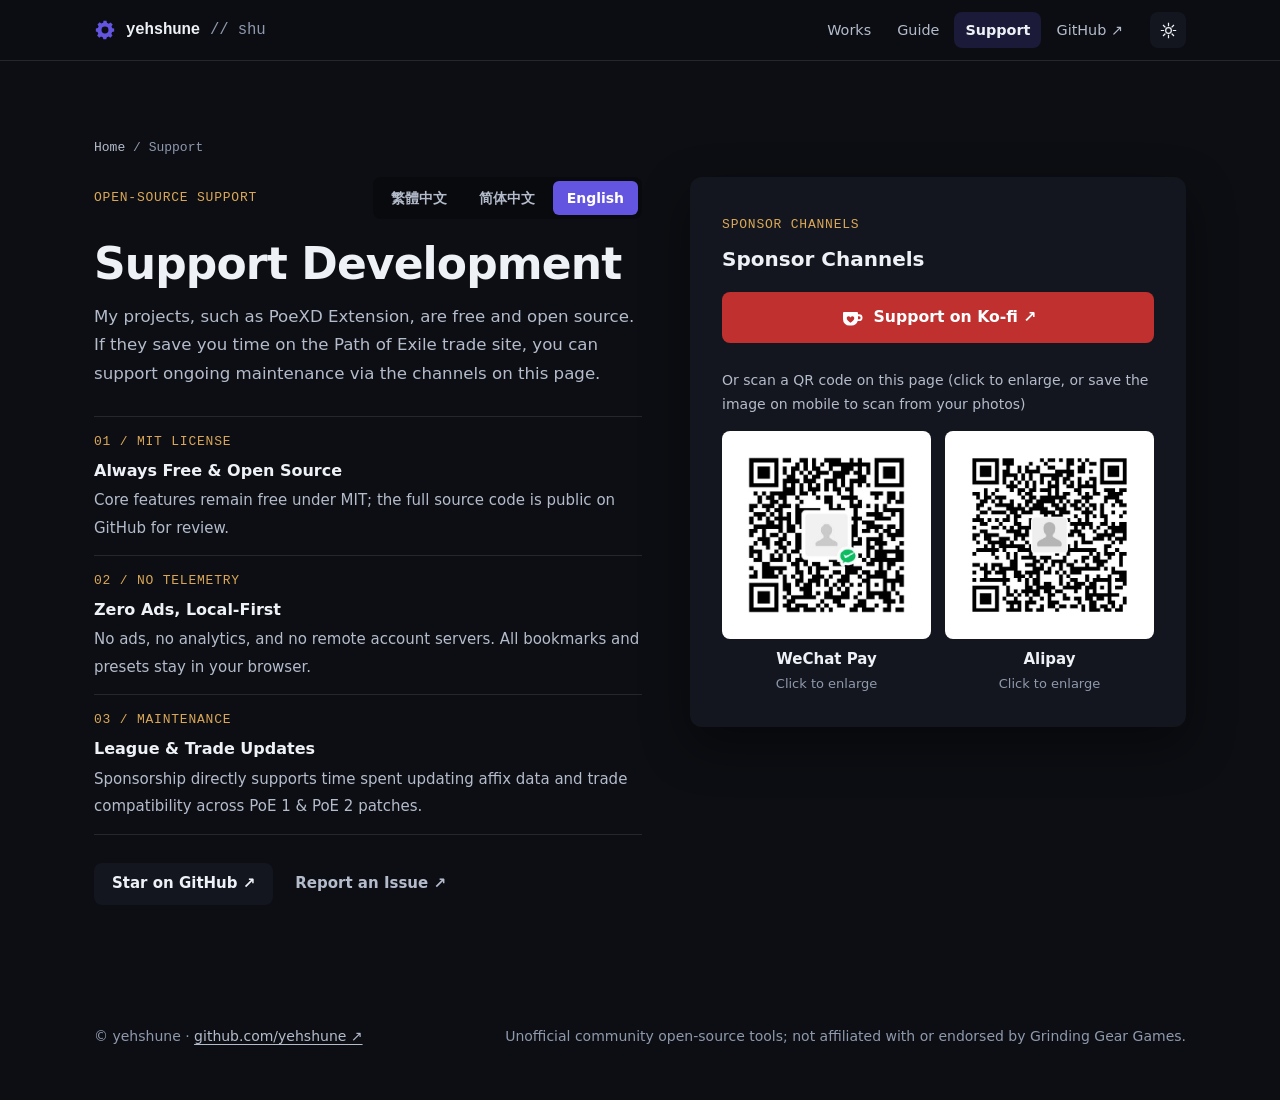
<file: support/index.html>
<!doctype html>
<html lang="zh-Hant-TW">
<head>
<meta charset="utf-8">
<meta name="viewport" content="width=device-width, initial-scale=1">
<title>支持開發 · shu (yehshune)</title>
<meta name="description" content="贊助 shu（yehshune）的開源專案（PoeXD Extension 等）。支持流放之路 PoE 1／PoE 2 开源交易助手持续维护。Support yehshune's open-source projects.">
<link rel="canonical" href="https://yehshune.github.io/support/">
<meta property="og:type" content="website">
<meta property="og:site_name" content="yehshune">
<meta property="og:url" content="https://yehshune.github.io/support/">
<meta property="og:title" content="支持開發 · shu (yehshune)">
<meta property="og:description" content="贊助 shu（yehshune）的開源專案（PoeXD Extension 等）。Support yehshune's open-source projects.">
<meta property="og:image" content="https://yehshune.github.io/assets/poexd/promo-marquee-1400x560.png">
<meta name="twitter:card" content="summary_large_image">
<meta name="twitter:title" content="支持開發 · shu (yehshune)">
<meta name="twitter:description" content="贊助 shu（yehshune）的開源專案（PoeXD Extension 等）。Support yehshune's open-source projects.">
<meta name="twitter:image" content="https://yehshune.github.io/assets/poexd/promo-marquee-1400x560.png">
<link rel="icon" href="../assets/poexd/logo-300x300.png">
<link rel="stylesheet" href="../assets/site.css">
<script src="../assets/theme.js"></script>
</head>
<body>
<nav class="nav" aria-label="主要導覽" id="site-nav">
  <div class="wrap">
    <a class="brand" id="nav-brand" href="../">
      <svg class="brand-mark" viewBox="0 0 24 24" fill="currentColor" aria-hidden="true">
        <path d="M10.4 2h3.2l.6 2.3a7.8 7.8 0 0 1 1.9.8l2-1.3 2.3 2.3-1.3 2a7.8 7.8 0 0 1 .8 1.9L22 10.4v3.2l-2.3.6a7.8 7.8 0 0 1-.8 1.9l1.3 2-2.3 2.3-2-1.3a7.8 7.8 0 0 1-1.9.8l-.6 2.3h-3.2l-.6-2.3a7.8 7.8 0 0 1-1.9-.8l-2 1.3-2.3-2.3 1.3-2a7.8 7.8 0 0 1-.8-1.9L2 13.6v-3.2l2.3-.6a7.8 7.8 0 0 1 .8-1.9l-1.3-2 2.3-2.3 2 1.3a7.8 7.8 0 0 1 1.9-.8L10.4 2ZM12 8.2a3.8 3.8 0 1 0 0 7.6 3.8 3.8 0 0 0 0-7.6Z"/>
      </svg>
      <span>yehshune</span><span class="sub">// shu</span>
    </a>
    <ul>
      <li><a class="link" id="nav-works" href="../#works">作品</a></li>
      <li><a class="link" id="nav-guide" href="../poexd/">教學</a></li>
      <li><a class="link" id="nav-support" href="./" aria-current="page">贊助</a></li>
      <li class="hide-xs"><a class="link" href="https://github.com/yehshune" target="_blank" rel="noopener noreferrer">GitHub ↗</a></li>
    </ul>
    <button type="button" class="theme-toggle" data-theme-toggle aria-label="切換為淺色模式">
      <svg class="moon" viewBox="0 0 24 24" fill="none" stroke="currentColor" stroke-width="1.75" stroke-linecap="square" stroke-linejoin="miter" aria-hidden="true"><path d="M21 12.8A9 9 0 1 1 11.2 3a7 7 0 0 0 9.8 9.8Z"/></svg>
      <svg class="sun" viewBox="0 0 24 24" fill="none" stroke="currentColor" stroke-width="1.75" stroke-linecap="square" stroke-linejoin="miter" aria-hidden="true"><circle cx="12" cy="12" r="4"/><path d="M12 2v3M12 19v3M4.9 4.9l2.1 2.1M17 17l2.1 2.1M2 12h3M19 12h3M4.9 19.1L7 17M17 7l2.1-2.1"/></svg>
    </button>
  </div>
</nav>

<main class="support-main">
  <div class="wrap">
    <p class="crumb"><a href="../" id="crumb-home">首頁</a> / <span id="crumb-cur">贊助支持</span></p>

    <div class="support-grid">
      <section class="support-info">
        <div class="support-header">
          <span class="meta-code" id="kicker">OPEN-SOURCE SUPPORT</span>
          <div class="tab-strip" role="group" aria-label="語言切換" data-lang-strip>
            <button type="button" class="tab-btn" data-tab="zh" data-lang="zh" aria-pressed="true">繁體中文</button>
            <button type="button" class="tab-btn" data-tab="zh-cn" data-lang="zh-cn" aria-pressed="false">简体中文</button>
            <button type="button" class="tab-btn" data-tab="en" data-lang="en" aria-pressed="false">English</button>
          </div>
        </div>

        <h1 id="title">支持開發</h1>
        <p class="lead" id="desc">我的專案（例如 PoeXD Extension）都免費且開源。如果它們幫你省下在《流亡黯道》市集查詞與切換分頁的時間，歡迎透過頁內贊助管道支持後續維護。</p>

        <ul class="support-points" id="points"></ul>

        <div class="actions">
          <a class="btn" id="btn-star" href="https://github.com/yehshune/PoeXD-Extension" target="_blank" rel="noopener noreferrer">到 GitHub 點顆星 ↗</a>
          <a class="btn ghost" id="btn-issue" href="https://github.com/yehshune/PoeXD-Extension/issues" target="_blank" rel="noopener noreferrer">回報問題或建議 ↗</a>
        </div>
      </section>

      <section class="support-console" aria-labelledby="console-heading">
        <span class="meta-code" id="console-kicker">SPONSOR CHANNELS</span>
        <h2 id="console-heading">選擇贊助方式</h2>
        <ul class="channels" id="channels"></ul>
        <p class="qr-hint" id="qr-hint">或使用 App 掃描 QR Code（點擊圖片可放大，手機可長按儲存後從相簿掃描）</p>
        <div class="qr-grid" id="qr-codes"></div>
      </section>
    </div>
  </div>
</main>

<footer class="site">
  <div class="wrap">
    <span>© yehshune · <a href="https://github.com/yehshune" target="_blank" rel="noopener noreferrer">github.com/yehshune ↗</a></span>
    <span id="footer-note">本站開源專案均為非官方社群作品，與 Grinding Gear Games 無隸屬或背書關係。</span>
  </div>
</footer>

<!-- Ko-fi 咖啡杯圖示（白色杯子＋愛心），供按鈕使用 -->
<template id="icon-kofi">
  <svg viewBox="0 0 32 32" aria-hidden="true">
    <path fill="#fff" d="M4 9.5c0-.83.67-1.5 1.5-1.5h17c.83 0 1.5.67 1.5 1.5V11h1.5a4.5 4.5 0 0 1 0 9H23.6A8.5 8.5 0 0 1 15.5 26h-3A8.5 8.5 0 0 1 4 17.5v-8Zm20 4v4h1.5a2 2 0 0 0 0-4H24Z"/>
    <path fill="#bf302f" d="M14 22.2c-.2 0-.4-.07-.55-.2-2.9-2.43-4.45-3.9-4.45-5.75 0-1.38 1.07-2.45 2.4-2.45.92 0 1.9.53 2.6 1.4.7-.87 1.68-1.4 2.6-1.4 1.33 0 2.4 1.07 2.4 2.45 0 1.85-1.55 3.32-4.45 5.75-.15.13-.35.2-.55.2Z"/>
  </svg>
</template>

<script src="../assets/site.js" defer></script>
<script>
  const CHANNELS = [
    { name: 'Ko-fi', url: 'https://ko-fi.com/shu540886', icon: 'kofi', className: 'kofi' },
  ];
  const QR_CODES = [
    { name: { zh: '微信支付', 'zh-cn': '微信支付', en: 'WeChat Pay' }, src: 'wechat-pay.png' },
    { name: { zh: '支付寶', 'zh-cn': '支付宝', en: 'Alipay' }, src: 'alipay.png' },
  ];

  const TEXT = {
    zh: {
      lang: 'zh-Hant-TW',
      homeHref: '../',
      worksHref: '../#works',
      guideHref: '../poexd/',
      docTitle: '支持開發 · shu (yehshune)',
      navLabel: '主要導覽',
      nav: { works: '作品', guide: '教學', support: '贊助' },
      crumbHome: '首頁',
      crumbCur: '贊助支持',
      kicker: 'OPEN-SOURCE SUPPORT',
      title: '支持開發',
      desc: '我的專案（例如 PoeXD Extension）都免費且開源。如果它們幫你省下在《流亡黯道》市集查詞與切換分頁的時間，歡迎透過頁內贊助管道支持後續維護。',
      points: [
        { code: '01 / MIT LICENSE', title: '永久免費與開源', desc: '不會將現有核心功能鎖進付費牆，原始碼全部公開於 GitHub 供自由檢查與使用。' },
        { code: '02 / NO TELEMETRY', title: '零廣告、零追蹤', desc: '擴充套件不植入廣告、不設自有伺服器，所有書籤與設定都保存在本機瀏覽器。' },
        { code: '03 / MAINTENANCE', title: '賽季詞綴與相容性維護', desc: '您的支持將直接用來維持 PoE 1／PoE 2 改版後的詞綴庫校對與長期除錯時間。' }
      ],
      starBtn: '到 GitHub 點顆星 ↗',
      issueBtn: '回報問題或建議 ↗',
      consoleKicker: 'SPONSOR CHANNELS',
      consoleHeading: '選擇贊助方式',
      cta: (name) => `前往 ${name} 贊助 ↗`,
      qrHint: '或使用 App 掃描 QR Code（點擊圖片可放大，手機可長按儲存後從相簿掃描）',
      qrTap: '點擊放大掃碼',
      qrAlt: (name) => `${name}收款 QR Code`,
      qrCap: (name) => `${name}收款碼（掃碼或長按存圖）`,
      footer: '本站開源專案均為非官方社群作品，與 Grinding Gear Games 無隸屬或背書關係。'
    },
    'zh-cn': {
      lang: 'zh-Hans-CN',
      homeHref: '../zh-cn/',
      worksHref: '../zh-cn/#works',
      guideHref: '../poexd/zh-cn/',
      docTitle: '支持开发 · shu (yehshune)',
      navLabel: '主导航',
      nav: { works: '作品', guide: '教程', support: '赞助' },
      crumbHome: '首页',
      crumbCur: '赞助支持',
      kicker: 'OPEN-SOURCE SUPPORT',
      title: '支持开发',
      desc: '我的项目（例如 PoeXD Extension）都免费且开源。如果它们帮你省下在《流放之路》网页市集查词缀和切换标签页的时间，欢迎通过本页赞助渠道支持后续维护。',
      points: [
        { code: '01 / MIT LICENSE', title: '永久免费与开源', desc: '不会将现有核心功能锁进付费墙，源码全部公开在 GitHub 供自由审查与使用。' },
        { code: '02 / NO TELEMETRY', title: '零广告、零追踪', desc: '插件不植入广告、不设自有服务器，所有书签与设置都保存在你的浏览器本地。' },
        { code: '03 / MAINTENANCE', title: '赛季词缀与兼容性维护', desc: '你的支持将直接用于维持 PoE 1／PoE 2 赛季更新后的词缀库校对与长期问题修复。' }
      ],
      starBtn: '去 GitHub 点颗星 ↗',
      issueBtn: '反馈问题或建议 ↗',
      consoleKicker: 'SPONSOR CHANNELS',
      consoleHeading: '选择赞助方式',
      cta: (name) => `前往 ${name} 赞助 ↗`,
      qrHint: '或使用 App 扫描二维码（点击图片可放大，手机可长按保存后从相册扫码）',
      qrTap: '点击放大扫码',
      qrAlt: (name) => `${name}收款二维码`,
      qrCap: (name) => `${name}收款码（扫码或长按存图）`,
      footer: '本站开源项目均为非官方社区作品，与 Grinding Gear Games 或腾讯无隶属或背书关系。'
    },
    en: {
      lang: 'en',
      homeHref: '../',
      worksHref: '../#works',
      guideHref: '../poexd/',
      docTitle: 'Support Development · shu (yehshune)',
      navLabel: 'Primary navigation',
      nav: { works: 'Works', guide: 'Guide', support: 'Support' },
      crumbHome: 'Home',
      crumbCur: 'Support',
      kicker: 'OPEN-SOURCE SUPPORT',
      title: 'Support Development',
      desc: 'My projects, such as PoeXD Extension, are free and open source. If they save you time on the Path of Exile trade site, you can support ongoing maintenance via the channels on this page.',
      points: [
        { code: '01 / MIT LICENSE', title: 'Always Free & Open Source', desc: 'Core features remain free under MIT; the full source code is public on GitHub for review.' },
        { code: '02 / NO TELEMETRY', title: 'Zero Ads, Local-First', desc: 'No ads, no analytics, and no remote account servers. All bookmarks and presets stay in your browser.' },
        { code: '03 / MAINTENANCE', title: 'League & Trade Updates', desc: 'Sponsorship directly supports time spent updating affix data and trade compatibility across PoE 1 & PoE 2 patches.' }
      ],
      starBtn: 'Star on GitHub ↗',
      issueBtn: 'Report an Issue ↗',
      consoleKicker: 'SPONSOR CHANNELS',
      consoleHeading: 'Sponsor Channels',
      cta: (name) => `Support on ${name} ↗`,
      qrHint: 'Or scan a QR code on this page (click to enlarge, or save the image on mobile to scan from your photos)',
      qrTap: 'Click to enlarge',
      qrAlt: (name) => `${name} QR code`,
      qrCap: (name) => `${name} QR Code`,
      footer: 'Unofficial community open-source tools; not affiliated with or endorsed by Grinding Gear Games.'
    }
  };

  function icon(name) {
    const tpl = name && document.getElementById(`icon-${name}`);
    return tpl ? tpl.content.firstElementChild.cloneNode(true) : null;
  }

  function render(key) {
    const t = TEXT[key] || TEXT.zh;
    document.documentElement.lang = t.lang;
    document.title = t.docTitle;
    document.getElementById('site-nav').setAttribute('aria-label', t.navLabel);
    document.getElementById('nav-brand').href = t.homeHref;
    document.getElementById('nav-works').href = t.worksHref;
    document.getElementById('nav-works').textContent = t.nav.works;
    document.getElementById('nav-guide').href = t.guideHref;
    document.getElementById('nav-guide').textContent = t.nav.guide;
    document.getElementById('nav-support').textContent = t.nav.support;
    document.getElementById('crumb-home').href = t.homeHref;
    document.getElementById('crumb-home').textContent = t.crumbHome;
    document.getElementById('crumb-cur').textContent = t.crumbCur;
    document.getElementById('kicker').textContent = t.kicker;
    document.getElementById('title').textContent = t.title;
    document.getElementById('desc').textContent = t.desc;
    document.getElementById('btn-star').textContent = t.starBtn;
    document.getElementById('btn-issue').textContent = t.issueBtn;
    document.getElementById('console-kicker').textContent = t.consoleKicker;
    document.getElementById('console-heading').textContent = t.consoleHeading;
    document.getElementById('qr-hint').textContent = t.qrHint;
    document.getElementById('footer-note').textContent = t.footer;

    document.getElementById('points').replaceChildren(...t.points.map((p) => {
      const li = document.createElement('li');
      const code = document.createElement('span');
      code.className = 'meta-code';
      code.textContent = p.code;
      const strong = document.createElement('strong');
      strong.textContent = p.title;
      const span = document.createElement('span');
      span.className = 'desc';
      span.textContent = p.desc;
      li.append(code, strong, span);
      return li;
    }));

    document.getElementById('channels').replaceChildren(...CHANNELS.map((c) => {
      const li = document.createElement('li');
      const a = document.createElement('a');
      a.className = ['channel', c.className].filter(Boolean).join(' ');
      a.href = c.url;
      a.target = '_blank';
      a.rel = 'noopener noreferrer';
      const svg = icon(c.icon);
      if (svg) a.append(svg);
      a.append(t.cta(c.name));
      li.append(a);
      return li;
    }));

    document.getElementById('qr-codes').replaceChildren(...QR_CODES.map((q) => {
      const fig = document.createElement('figure');
      fig.className = 'qr-card';
      const btn = document.createElement('button');
      btn.type = 'button';
      btn.className = 'qr-pad';
      btn.dataset.lightboxSrc = q.src;
      btn.dataset.lightboxMode = 'qr';
      btn.dataset.lightboxAlt = t.qrAlt(q.name[key]);
      btn.dataset.lightboxCaption = t.qrCap(q.name[key]);
      const img = document.createElement('img');
      img.src = q.src;
      img.width = 480;
      img.height = 480;
      img.alt = t.qrAlt(q.name[key]);
      btn.append(img);
      const cap = document.createElement('figcaption');
      cap.textContent = q.name[key];
      const tap = document.createElement('span');
      tap.className = 'qr-tap';
      tap.textContent = t.qrTap;
      fig.append(btn, cap, tap);
      return fig;
    }));
  }

  document.addEventListener('DOMContentLoaded', () => {
    const params = new URLSearchParams(location.search);
    const paramLang = (params.get('lang') || '').toLowerCase();
    const browserLang = navigator.language || '';
    const initial = paramLang === 'en' || paramLang === 'zh' || paramLang === 'zh-cn'
      ? paramLang
      : (!/^zh/i.test(browserLang) ? 'en' : (/^zh-(cn|sg|hans)/i.test(browserLang) ? 'zh-cn' : 'zh'));

    const strip = document.querySelector('[data-lang-strip]');
    const stripCtrl = window.__yehshuneUI && strip
      ? window.__yehshuneUI.initTabStrip(strip, (btn) => render(btn.dataset.lang))
      : null;

    if (stripCtrl) {
      const targetBtn = strip.querySelector(`[data-lang="${initial}"]`);
      if (targetBtn) stripCtrl.select(targetBtn);
    } else {
      render(initial);
    }
  });
</script>
<!-- Cloudflare Web Analytics --><script type='module' src='https://static.cloudflareinsights.com/beacon.min.js' data-cf-beacon='{"token": "2f3e4e3161cd447ea6e07ca4725444db"}'></script><!-- End Cloudflare Web Analytics -->
</body>
</html>
</file>
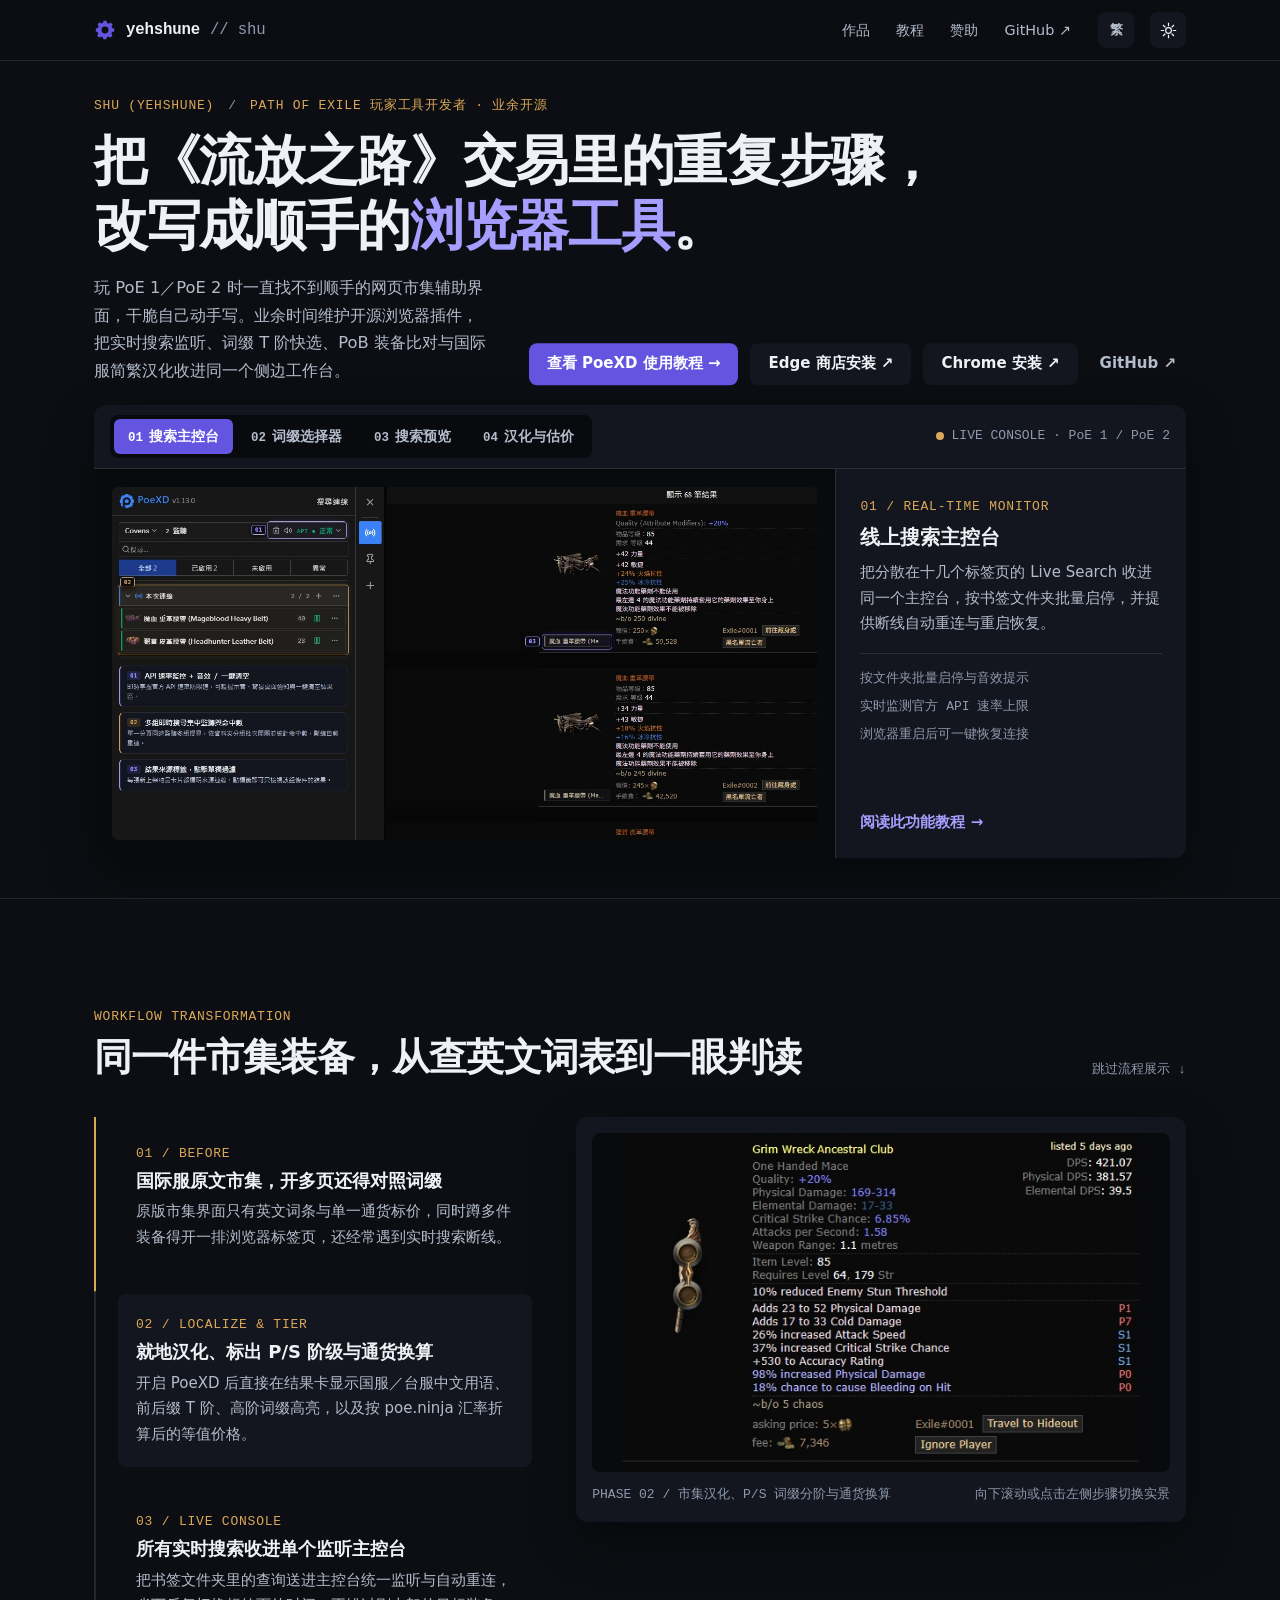
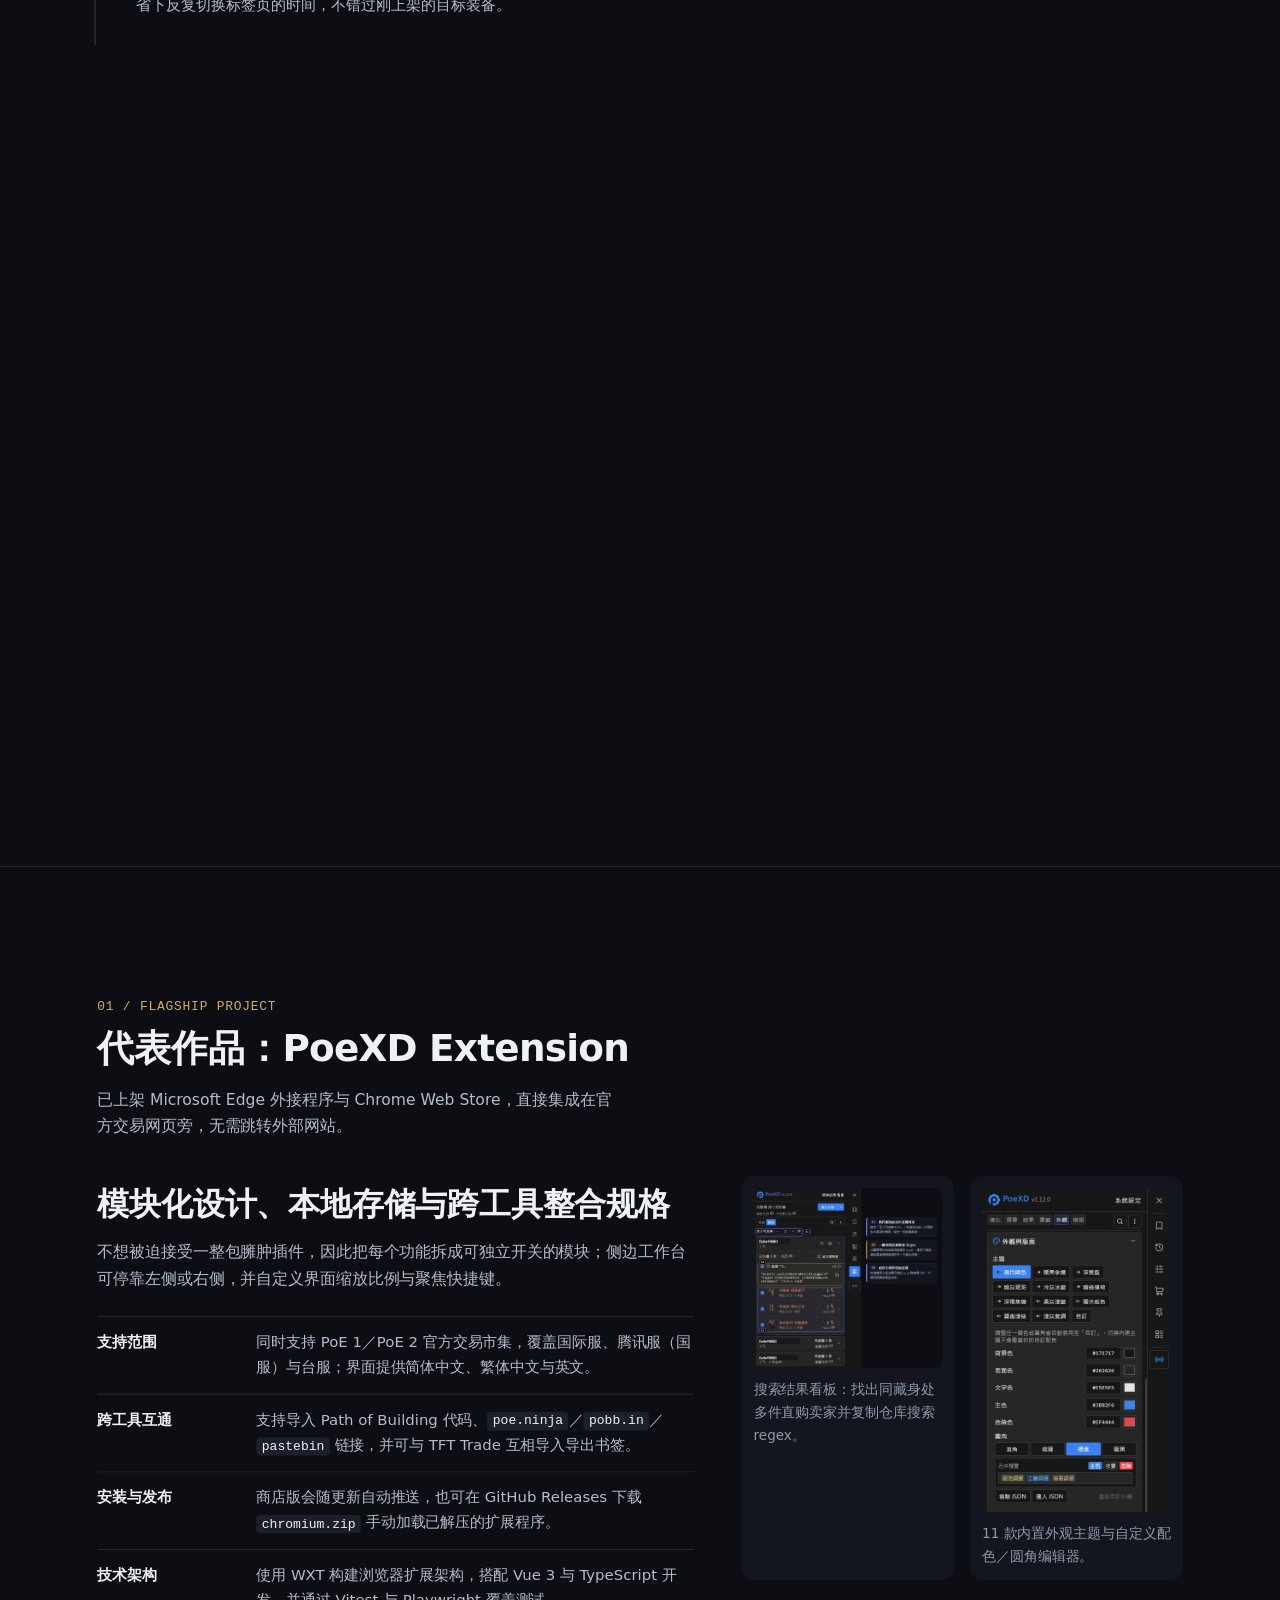
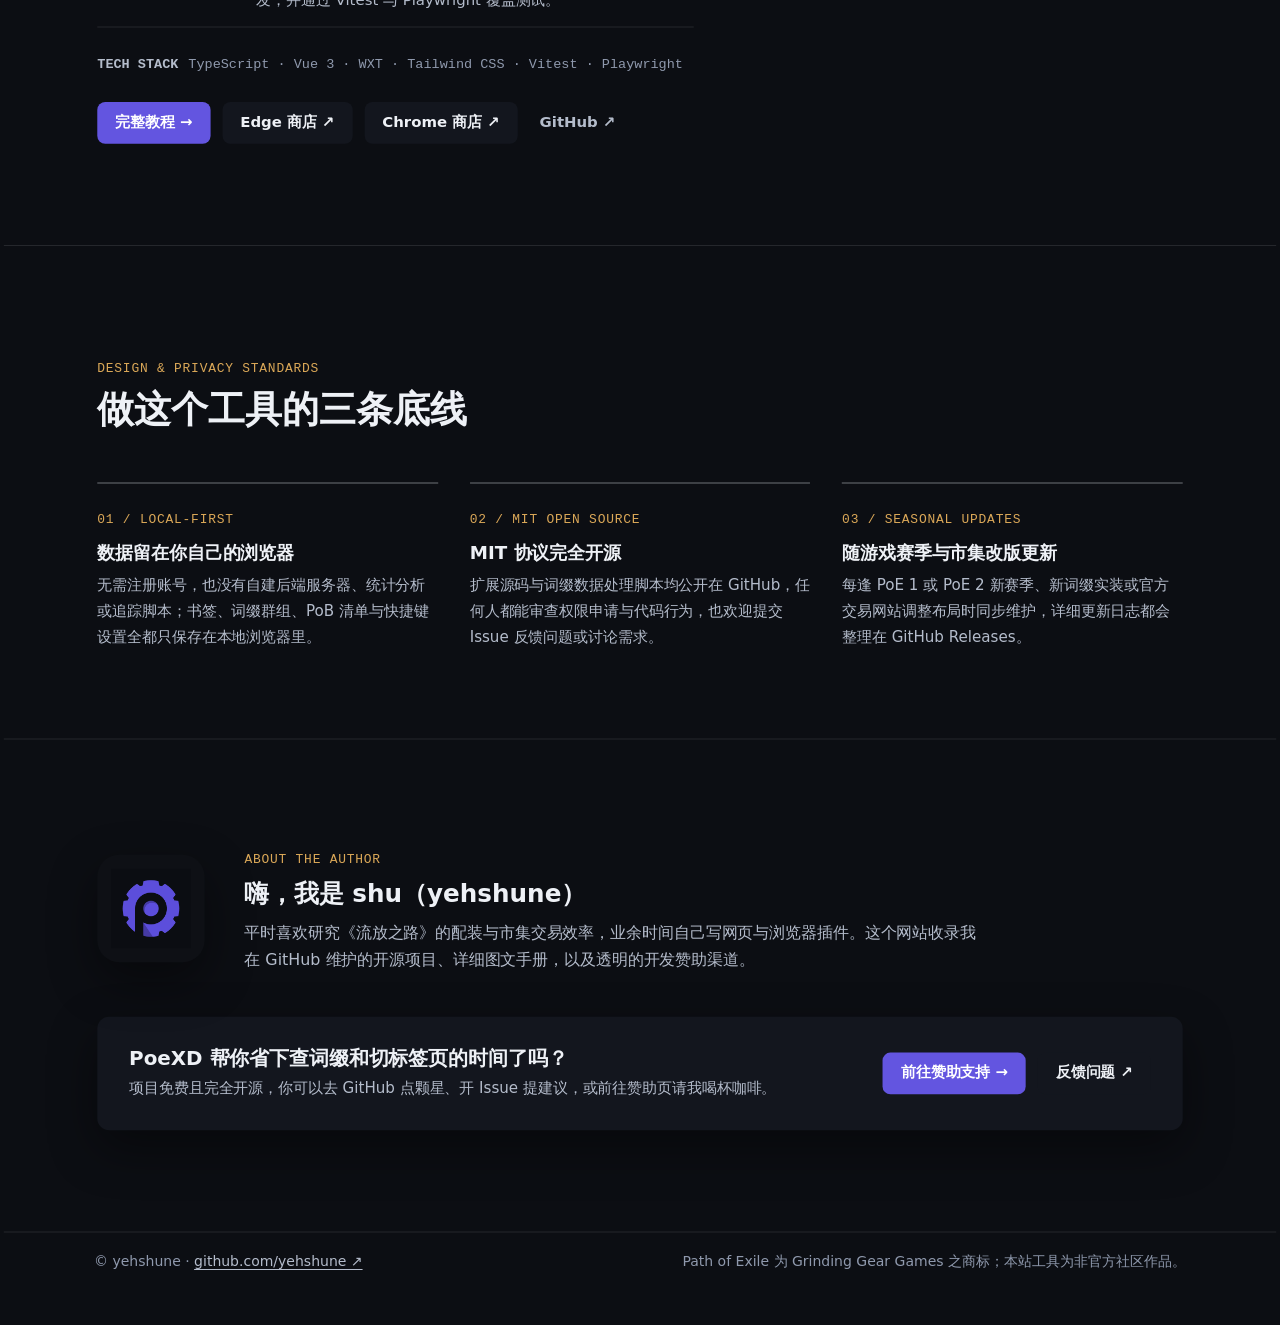
<file: zh-cn/index.html>
<!doctype html>
<html lang="zh-Hans-CN">
<head>
<meta charset="utf-8">
<meta name="viewport" content="width=device-width, initial-scale=1">
<title>yehshune — shu 的个人主页与 PoeXD 流放之路交易助手</title>
<meta name="description" content="shu（yehshune）的个人主页与开源项目：专为《流放之路》（Path of Exile / PoE 1 &amp; PoE 2）打造的 PoeXD Extension 官方交易市集中文化与辅助插件及完整使用教程。">
<link rel="canonical" href="https://yehshune.github.io/zh-cn/">
<link rel="alternate" hreflang="zh-Hant-TW" href="https://yehshune.github.io/">
<link rel="alternate" hreflang="zh-Hans-CN" href="https://yehshune.github.io/zh-cn/">
<link rel="alternate" hreflang="x-default" href="https://yehshune.github.io/">
<meta property="og:type" content="website">
<meta property="og:site_name" content="yehshune">
<meta property="og:url" content="https://yehshune.github.io/zh-cn/">
<meta property="og:locale" content="zh_CN">
<meta property="og:locale:alternate" content="zh_TW">
<meta property="og:title" content="yehshune — shu 的个人主页与 PoeXD 流放之路交易助手">
<meta property="og:description" content="把《流放之路》交易里的重复步骤，改写成顺手的浏览器工具。">
<meta property="og:image" content="https://yehshune.github.io/assets/poexd/promo-marquee-1400x560.png">
<meta name="twitter:card" content="summary_large_image">
<meta name="twitter:title" content="yehshune — shu 的个人主页与 PoeXD 流放之路交易助手">
<meta name="twitter:description" content="把《流放之路》交易里的重复步骤，改写成顺手的浏览器工具。">
<meta name="twitter:image" content="https://yehshune.github.io/assets/poexd/promo-marquee-1400x560.png">
<link rel="icon" href="../assets/poexd/logo-300x300.png">
<link rel="stylesheet" href="../assets/site.css">
<script src="../assets/theme.js"></script>
<script type="application/ld+json">
{
  "@context": "https://schema.org",
  "@graph": [
    {
      "@type": "WebSite",
      "name": "yehshune",
      "url": "https://yehshune.github.io/zh-cn/",
      "inLanguage": ["zh-Hans-CN", "zh-Hant-TW"]
    },
    {
      "@type": "SoftwareApplication",
      "name": "PoeXD Extension",
      "applicationCategory": "BrowserApplication",
      "operatingSystem": "Chrome, Edge, Brave",
      "inLanguage": ["zh-Hans-CN", "zh-Hant-TW", "en"],
      "url": "https://yehshune.github.io/poexd/zh-cn/",
      "image": "https://yehshune.github.io/assets/poexd/promo-marquee-1400x560.png",
      "description": "专为《流放之路》（Path of Exile / PoE 1 & PoE 2）官方交易市集打造的免费开源辅助浏览器插件，提供国际服市集汉化、线上搜索主控台、词缀 T 阶、PoB 购物清单与书签管理。",
      "offers": {
        "@type": "Offer",
        "price": "0",
        "priceCurrency": "USD"
      },
      "author": {
        "@type": "Person",
        "name": "shu (yehshune)",
        "url": "https://github.com/yehshune"
      }
    }
  ]
}
</script>
</head>
<body>
<nav class="nav" aria-label="主导航">
  <div class="wrap">
    <a class="brand" href="./">
      <svg class="brand-mark" viewBox="0 0 24 24" fill="currentColor" aria-hidden="true">
        <path d="M10.4 2h3.2l.6 2.3a7.8 7.8 0 0 1 1.9.8l2-1.3 2.3 2.3-1.3 2a7.8 7.8 0 0 1 .8 1.9L22 10.4v3.2l-2.3.6a7.8 7.8 0 0 1-.8 1.9l1.3 2-2.3 2.3-2-1.3a7.8 7.8 0 0 1-1.9.8l-.6 2.3h-3.2l-.6-2.3a7.8 7.8 0 0 1-1.9-.8l-2 1.3-2.3-2.3 1.3-2a7.8 7.8 0 0 1-.8-1.9L2 13.6v-3.2l2.3-.6a7.8 7.8 0 0 1 .8-1.9l-1.3-2 2.3-2.3 2 1.3a7.8 7.8 0 0 1 1.9-.8L10.4 2ZM12 8.2a3.8 3.8 0 1 0 0 7.6 3.8 3.8 0 0 0 0-7.6Z"/>
      </svg>
      <span>yehshune</span><span class="sub">// shu</span>
    </a>
    <ul>
      <li><a class="link" href="#works">作品</a></li>
      <li><a class="link" href="../poexd/zh-cn/">教程</a></li>
      <li><a class="link" href="../support/?lang=zh-cn">赞助</a></li>
      <li class="hide-xs"><a class="link" href="https://github.com/yehshune" target="_blank" rel="noopener noreferrer">GitHub ↗</a></li>
    </ul>
    <a class="lang-switch" href="../" hreflang="zh-Hant-TW" lang="zh-Hant-TW" title="切換至繁體中文" aria-label="切換至繁體中文">繁</a>
    <button type="button" class="theme-toggle" data-theme-toggle aria-label="切换为浅色模式">
      <svg class="moon" viewBox="0 0 24 24" fill="none" stroke="currentColor" stroke-width="1.75" stroke-linecap="square" stroke-linejoin="miter" aria-hidden="true"><path d="M21 12.8A9 9 0 1 1 11.2 3a7 7 0 0 0 9.8 9.8Z"/></svg>
      <svg class="sun" viewBox="0 0 24 24" fill="none" stroke="currentColor" stroke-width="1.75" stroke-linecap="square" stroke-linejoin="miter" aria-hidden="true"><circle cx="12" cy="12" r="4"/><path d="M12 2v3M12 19v3M4.9 4.9l2.1 2.1M17 17l2.1 2.1M2 12h3M19 12h3M4.9 19.1L7 17M17 7l2.1-2.1"/></svg>
    </button>
  </div>
</nav>

<header class="hero-stage">
  <div class="wrap">
    <div class="hero-kicker">
      <span class="meta-code">SHU (YEHSHUNE)</span>
      <span class="sep" aria-hidden="true">/</span>
      <span class="meta-code">PATH OF EXILE 玩家工具开发者 · 业余开源</span>
    </div>

    <h1>把《流放之路》交易里的<span class="nowrap">重复步骤，</span><br>改写成顺手的<span class="nowrap"><span class="em">浏览器工具</span>。</span></h1>

    <div class="hero-subrow">
      <p class="lead">玩 <span class="nowrap">PoE 1／PoE 2</span> 时一直找不到顺手的网页市集辅助界面，干脆自己动手写。业余时间维护开源浏览器插件，把实时搜索监听、词缀 T 阶快选、<span class="nowrap">PoB 装备</span>比对与国际服简繁汉化收进同一个侧边工作台。</p>
      <div class="actions">
        <a class="btn primary" href="../poexd/zh-cn/">查看 PoeXD 使用教程 →</a>
        <a class="btn" href="https://microsoftedge.microsoft.com/addons/detail/hnnpgpcnmgjbmmhgogcljbnfoklblgmb" target="_blank" rel="noopener noreferrer">Edge 商店安装 ↗</a>
        <a class="btn" href="https://chromewebstore.google.com/detail/fbbkaeekjalfecgjfcephaiopffeobjg" target="_blank" rel="noopener noreferrer">Chrome 安装 ↗</a>
        <a class="btn ghost" href="https://github.com/yehshune" target="_blank" rel="noopener noreferrer">GitHub ↗</a>
      </div>
    </div>

    <div class="workbench" data-workbench>
      <div class="workbench-bar">
        <div class="tab-strip" role="tablist" aria-label="PoeXD 实机模块预览">
          <button
            type="button"
            class="tab-btn"
            role="tab"
            aria-selected="true"
            data-tab="live"
            data-src="../assets/poexd/live-search.jpg"
            data-alt="PoeXD 线上搜索主控台：单个标签页同时监听多组实时搜索连接与速率状态"
            data-status="LIVE CONSOLE · PoE 1 / PoE 2"
            data-kicker="01 / REAL-TIME MONITOR"
            data-title="线上搜索主控台"
            data-desc="把分散在十几个标签页的 Live Search 收进同一个主控台，按书签文件夹批量启停，并提供断线自动重连与重启恢复。"
            data-meta="按文件夹批量启停与音效提示|实时监测官方 API 速率上限|浏览器重启后可一键恢复连接"
            data-href="../poexd/zh-cn/#live-search">
            <span class="idx">01</span>搜索主控台
          </button>
          <button
            type="button"
            class="tab-btn"
            role="tab"
            aria-selected="false"
            data-tab="affix"
            data-src="../assets/poexd/affix.jpg"
            data-alt="PoeXD 词缀选择器：按物品类别与物等筛选前缀与后缀，一次应用到官方筛选栏"
            data-status="AFFIX PICKER · T1–T11"
            data-kicker="02 / AFFIX &amp; TIERS"
            data-title="词缀选择与 T 阶"
            data-desc="按物品基底与物等区间列出可出现的前／后缀，勾选待应用清单一次写入官方筛选栏，并在旁边直接切换 T1–T11 阶级数值。"
            data-meta="支持前缀／后缀与词缀分组切换|筛选栏旁一键填入 T 阶数值范围|支持 PoE 2 碑牌、换界石与范围珠宝"
            data-href="../poexd/zh-cn/#affix">
            <span class="idx">02</span>词缀选择器
          </button>
          <button
            type="button"
            class="tab-btn"
            role="tab"
            aria-selected="false"
            data-tab="preview"
            data-src="../assets/poexd/search-preview.jpg"
            data-alt="PoeXD 搜索预览窗口：微调书签背后的基底与词缀条件后叠加到当前搜索"
            data-status="SEARCH PREVIEW · 书签叠加"
            data-kicker="03 / BOOKMARK OVERLAY"
            data-title="搜索预览与群组叠加"
            data-desc="点击书签名称先打开预览窗口查看完整条件，可先微调数值或只勾选其中几条词缀叠加到当前搜索，不覆盖已设好的筛选。"
            data-meta="支持常用词缀群组单步撤销|书签自动套用当前服务器与赛季|支持与 TFT Trade 双向导入导出"
            data-href="../poexd/zh-cn/#stat-groups">
            <span class="idx">03</span>搜索预览
          </button>
          <button
            type="button"
            class="tab-btn"
            role="tab"
            aria-selected="false"
            data-tab="translate"
            data-src="../assets/poexd/translate-zh.jpg"
            data-alt="PoeXD 国际服市集汉化与结果增强：显示中文词缀、P/S 阶级、通货换算与 PoB 复制按钮"
            data-status="LOCALIZATION · 简／繁／双语"
            data-kicker="04 / TRADE LOCALIZATION"
            data-title="市集汉化与结果增强"
            data-desc="仅转换页面显示、不改动查询参数，支持腾讯服／台服用语与中英对照；结果卡片同时补上 poe.ninja 汇率换算、词缀快筛与复制 PoB。"
            data-meta="支持简体中文、繁体中文与中英对照|按 poe.ninja 汇率换算并排序标价|一键复制英文物品文本粘贴进 PoB"
            data-href="../poexd/zh-cn/#translation">
            <span class="idx">04</span>汉化与估价
          </button>
        </div>
        <div class="workbench-status">
          <span class="dot" aria-hidden="true"></span>
          <span data-wb-status>LIVE CONSOLE · PoE 1 / PoE 2</span>
        </div>
      </div>

      <div class="workbench-body">
        <div class="workbench-viewport">
          <img data-wb-img src="../assets/poexd/live-search.jpg" width="1040" height="360" alt="PoeXD 线上搜索主控台：单个标签页同时监听多组实时搜索连接与速率状态">
        </div>
        <aside class="workbench-aside" aria-live="polite">
          <div>
            <span class="meta-code" data-wb-kicker>01 / REAL-TIME MONITOR</span>
            <h2 data-wb-title>线上搜索主控台</h2>
            <p data-wb-desc>把分散在十几个标签页的 Live Search 收进同一个主控台，按书签文件夹批量启停，并提供断线自动重连与重启恢复。</p>
            <ul class="workbench-meta" data-wb-meta>
              <li>按文件夹批量启停与音效提示</li>
              <li>实时监测官方 API 速率上限</li>
              <li>浏览器重启后可一键恢复连接</li>
            </ul>
          </div>
          <a class="workbench-link" data-wb-link href="../poexd/zh-cn/#live-search">阅读此功能教程 →</a>
        </aside>
      </div>
    </div>
  </div>
</header>

<main>
  <section class="band workflow-section" id="workflow">
    <div class="wrap narrative-pin">
      <div class="section-head">
        <div>
          <span class="meta-code">WORKFLOW TRANSFORMATION</span>
          <h2>同一件市集装备，从查英文词表到一眼判读</h2>
        </div>
        <a class="skip-narrative" href="#works">跳过流程展示 ↓</a>
      </div>

      <div class="narrative-layout">
        <div class="narrative-steps" role="group" aria-label="市集处理阶段">
          <span class="narrative-rail" aria-hidden="true"></span>
          <button type="button" class="n-step is-active">
            <span class="meta-code">01 / BEFORE</span>
            <h3>国际服原文市集，开多页还得对照词缀</h3>
            <p>原版市集界面只有英文词条与单一通货标价，同时蹲多件装备得开一排浏览器标签页，还经常遇到实时搜索断线。</p>
          </button>
          <button type="button" class="n-step">
            <span class="meta-code">02 / LOCALIZE &amp; TIER</span>
            <h3>就地汉化、标出 P/S 阶级与通货换算</h3>
            <p>开启 PoeXD 后直接在结果卡显示国服／台服中文用语、前后缀 T 阶、高阶词缀高亮，以及按 poe.ninja 汇率折算后的等值价格。</p>
          </button>
          <button type="button" class="n-step">
            <span class="meta-code">03 / LIVE CONSOLE</span>
            <h3>所有实时搜索收进单个监听主控台</h3>
            <p>把书签文件夹里的查询送进主控台统一监听与自动重连，省下反复切换标签页的时间，不错过刚上架的目标装备。</p>
          </button>
        </div>

        <div class="narrative-stage">
          <div class="transform-frame">
            <img src="../assets/poexd/translate-en.jpg" width="587" height="386" alt="汉化前：国际服英文装备搜索结果卡片">
            <div class="transform-layer-after">
              <img src="../assets/poexd/translate-zh.jpg" width="587" height="386" alt="汉化后：中文词缀、P2/S1 阶级与通货汇率换算">
            </div>
            <span class="transform-divider" aria-hidden="true"></span>
            <img class="transform-layer-console" src="../assets/poexd/live-search.jpg" width="1360" height="680" alt="线上搜索主控台：左侧连接列表与右侧实时进件结果">
          </div>
          <div class="narrative-caption">
            <span data-narrative-phase>PHASE 01 / 国际服原文市集画面</span>
            <span>向下滚动或点击左侧步骤切换实景</span>
          </div>
        </div>
      </div>
    </div>
  </section>

  <section class="band js-section-enter" id="works">
    <div class="wrap">
      <div class="section-head">
        <div>
          <span class="meta-code">01 / FLAGSHIP PROJECT</span>
          <h2>代表作品：PoeXD Extension</h2>
        </div>
        <p class="head-side">已上架 Microsoft Edge 外接程序与 Chrome Web Store，直接集成在官方交易网页旁，无需跳转外部网站。</p>
      </div>

      <div class="dossier">
        <div>
          <h3 class="dossier-title">模块化设计、本地存储与跨工具整合规格</h3>
          <p class="dossier-lead">不想被迫接受一整包臃肿插件，因此把每个功能拆成可独立开关的模块；侧边工作台可停靠左侧或右侧，并自定义界面缩放比例与聚焦快捷键。</p>

          <ul class="spec-list">
            <li><span class="k">支持范围</span><span class="v">同时支持 <span class="nowrap">PoE 1／PoE 2</span> 官方交易市集，覆盖国际服、腾讯服（国服）与台服；界面提供简体中文、繁体中文与英文。</span></li>
            <li><span class="k">跨工具互通</span><span class="v">支持导入 <span class="nowrap">Path of Building</span> 代码、<code>poe.ninja</code>／<code>pobb.in</code>／<code>pastebin</code> 链接，并可与 TFT Trade 互相导入导出书签。</span></li>
            <li><span class="k">安装与发布</span><span class="v">商店版会随更新自动推送，也可在 GitHub Releases 下载 <code>chromium.zip</code> 手动加载已解压的扩展程序。</span></li>
            <li><span class="k">技术架构</span><span class="v">使用 WXT 构建浏览器扩展架构，搭配 Vue 3 与 TypeScript 开发，并通过 Vitest 与 Playwright 覆盖测试。</span></li>
          </ul>

          <p class="stack-line"><strong>TECH STACK</strong>TypeScript · Vue 3 · WXT · Tailwind CSS · Vitest · Playwright</p>

          <div class="actions">
            <a class="btn primary" href="../poexd/zh-cn/">完整教程 →</a>
            <a class="btn" href="https://microsoftedge.microsoft.com/addons/detail/hnnpgpcnmgjbmmhgogcljbnfoklblgmb" target="_blank" rel="noopener noreferrer">Edge 商店 ↗</a>
            <a class="btn" href="https://chromewebstore.google.com/detail/fbbkaeekjalfecgjfcephaiopffeobjg" target="_blank" rel="noopener noreferrer">Chrome 商店 ↗</a>
            <a class="btn ghost" href="https://github.com/yehshune/PoeXD-Extension" target="_blank" rel="noopener noreferrer">GitHub ↗</a>
          </div>
        </div>

        <div class="companion-grid">
          <figure class="companion-fig">
            <img src="../assets/poexd/result-board-sellers.jpg" width="442" height="740" alt="PoeXD 搜索结果看板卖家视图：按仓库分组并生成仓库搜索 regex">
            <figcaption>搜索结果看板：找出同藏身处多件直购卖家并复制仓库搜索 regex。</figcaption>
          </figure>
          <figure class="companion-fig">
            <img src="../assets/poexd/theme-custom.jpg" width="442" height="760" alt="PoeXD 外观主题与自定义编辑器：11 款主题、自定义色码与圆角预览">
            <figcaption>11 款内置外观主题与自定义配色／圆角编辑器。</figcaption>
          </figure>
        </div>
      </div>
    </div>
  </section>

  <section class="band js-section-enter" id="principles">
    <div class="wrap">
      <div class="section-head">
        <div>
          <span class="meta-code">DESIGN &amp; PRIVACY STANDARDS</span>
          <h2>做这个工具的三条底线</h2>
        </div>
      </div>

      <div class="principles-grid">
        <article class="principle">
          <span class="meta-code">01 / LOCAL-FIRST</span>
          <h3>数据留在你自己的浏览器</h3>
          <p>无需注册账号，也没有自建后端服务器、统计分析或追踪脚本；书签、词缀群组、PoB 清单与快捷键设置全都只保存在本地浏览器里。</p>
        </article>
        <article class="principle">
          <span class="meta-code">02 / MIT OPEN SOURCE</span>
          <h3>MIT 协议完全开源</h3>
          <p>扩展源码与词缀数据处理脚本均公开在 GitHub，任何人都能审查权限申请与代码行为，也欢迎提交 Issue 反馈问题或讨论需求。</p>
        </article>
        <article class="principle">
          <span class="meta-code">03 / SEASONAL UPDATES</span>
          <h3>随游戏赛季与市集改版更新</h3>
          <p>每逢 PoE 1 或 PoE 2 新赛季、新词缀实装或官方交易网站调整布局时同步维护，详细更新日志都会整理在 GitHub Releases。</p>
        </article>
      </div>
    </div>
  </section>

  <section class="band js-section-enter" id="about">
    <div class="wrap">
      <div class="about-grid">
        <div class="emblem-frame">
          <img src="../assets/poexd/logo-300x300.png" width="300" height="300" alt="PoeXD 蓝色齿轮 P 字标志">
        </div>
        <div class="about-copy">
          <span class="meta-code">ABOUT THE AUTHOR</span>
          <h2>嗨，我是 shu（yehshune）</h2>
          <p>平时喜欢研究《流放之路》的配装与市集交易效率，业余时间自己写网页与浏览器插件。这个网站收录我在 GitHub 维护的开源项目、详细图文手册，以及透明的开发赞助渠道。</p>
        </div>
      </div>

      <div class="cta-band">
        <div>
          <h3>PoeXD 帮你省下查词缀和切标签页的时间了吗？</h3>
          <p>项目免费且完全开源，你可以去 GitHub 点颗星、开 Issue 提建议，或前往赞助页请我喝杯咖啡。</p>
        </div>
        <div class="actions">
          <a class="btn primary" href="../support/?lang=zh-cn">前往赞助支持 →</a>
          <a class="btn" href="https://github.com/yehshune/PoeXD-Extension/issues" target="_blank" rel="noopener noreferrer">反馈问题 ↗</a>
        </div>
      </div>
    </div>
  </section>
</main>

<footer class="site">
  <div class="wrap">
    <span>© yehshune · <a href="https://github.com/yehshune" target="_blank" rel="noopener noreferrer">github.com/yehshune ↗</a></span>
    <span>Path of Exile 为 Grinding Gear Games 之商标；本站工具为非官方社区作品。</span>
  </div>
</footer>

<script src="../assets/vendor/gsap.min.js" defer></script>
<script src="../assets/vendor/ScrollTrigger.min.js" defer></script>
<script src="../assets/site.js" defer></script>
<!-- Cloudflare Web Analytics --><script type='module' src='https://static.cloudflareinsights.com/beacon.min.js' data-cf-beacon='{"token": "2f3e4e3161cd447ea6e07ca4725444db"}'></script><!-- End Cloudflare Web Analytics -->
</body>
</html>
</file>
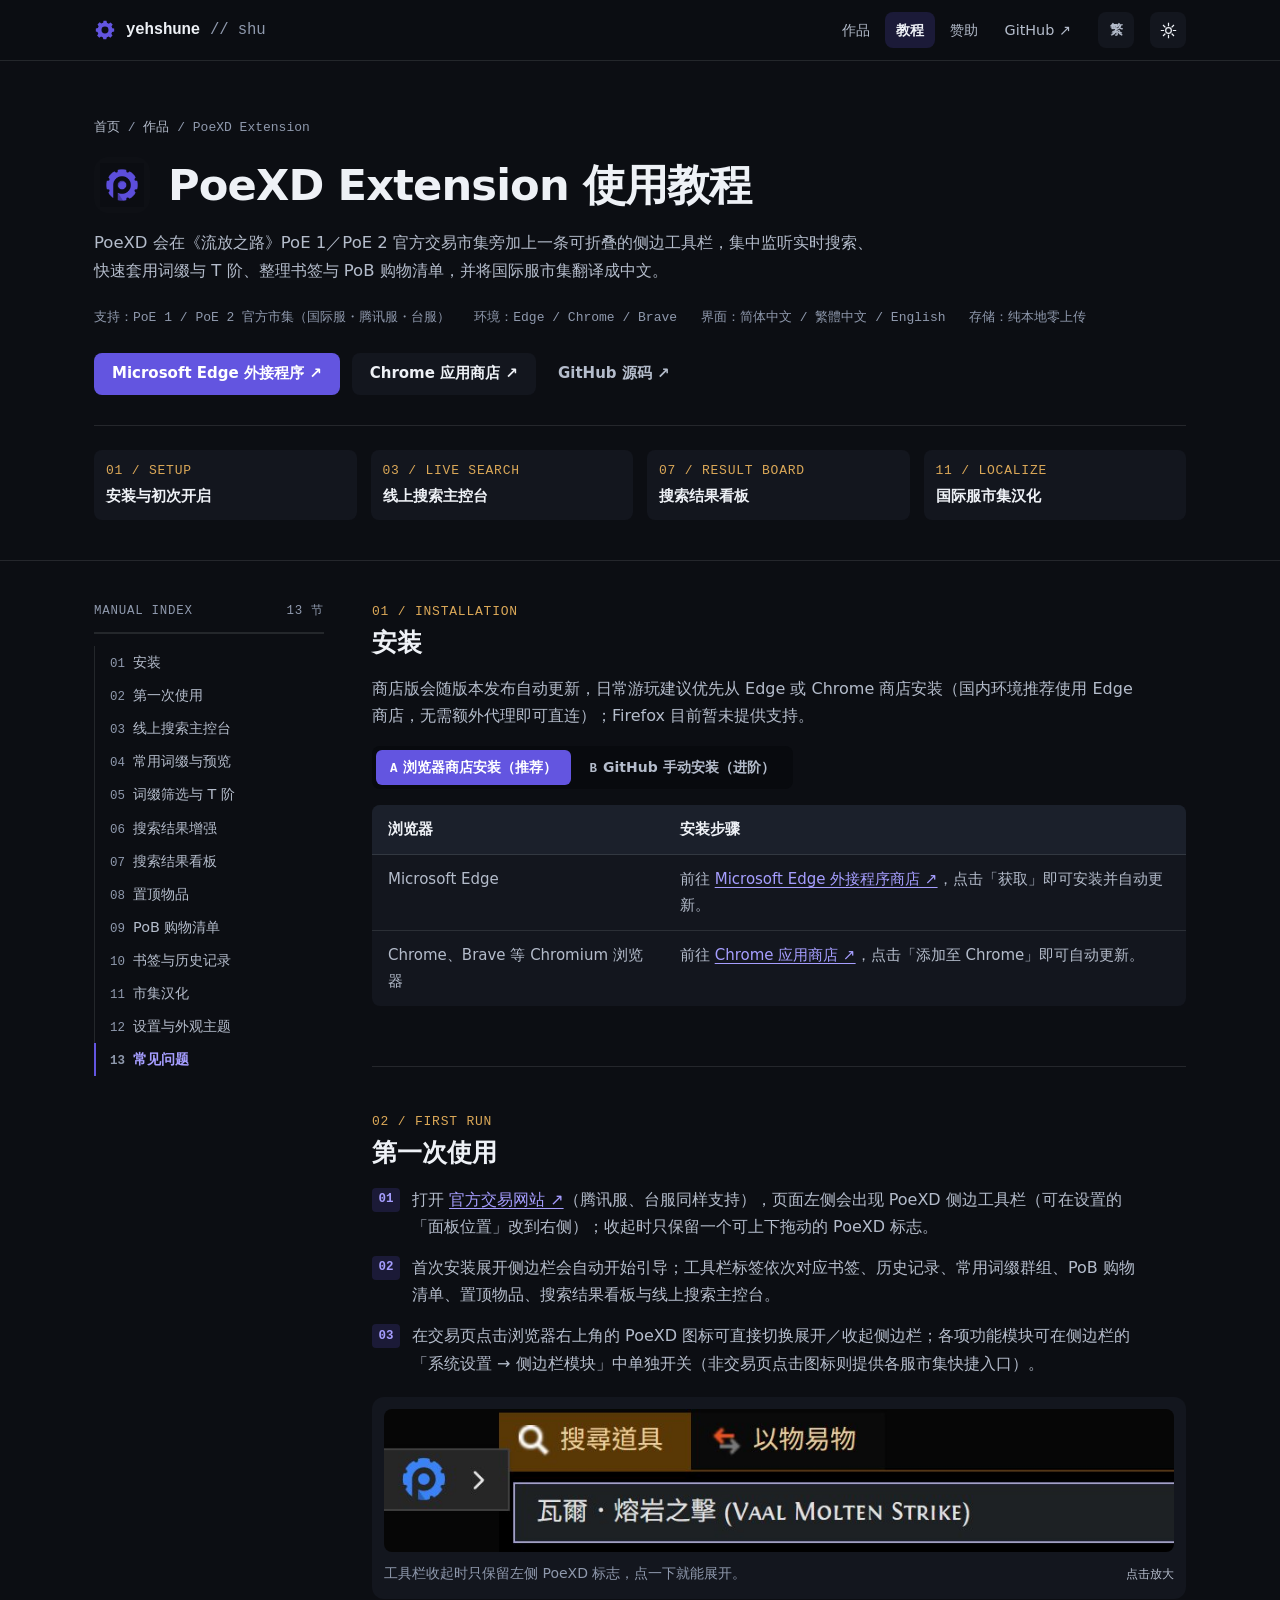
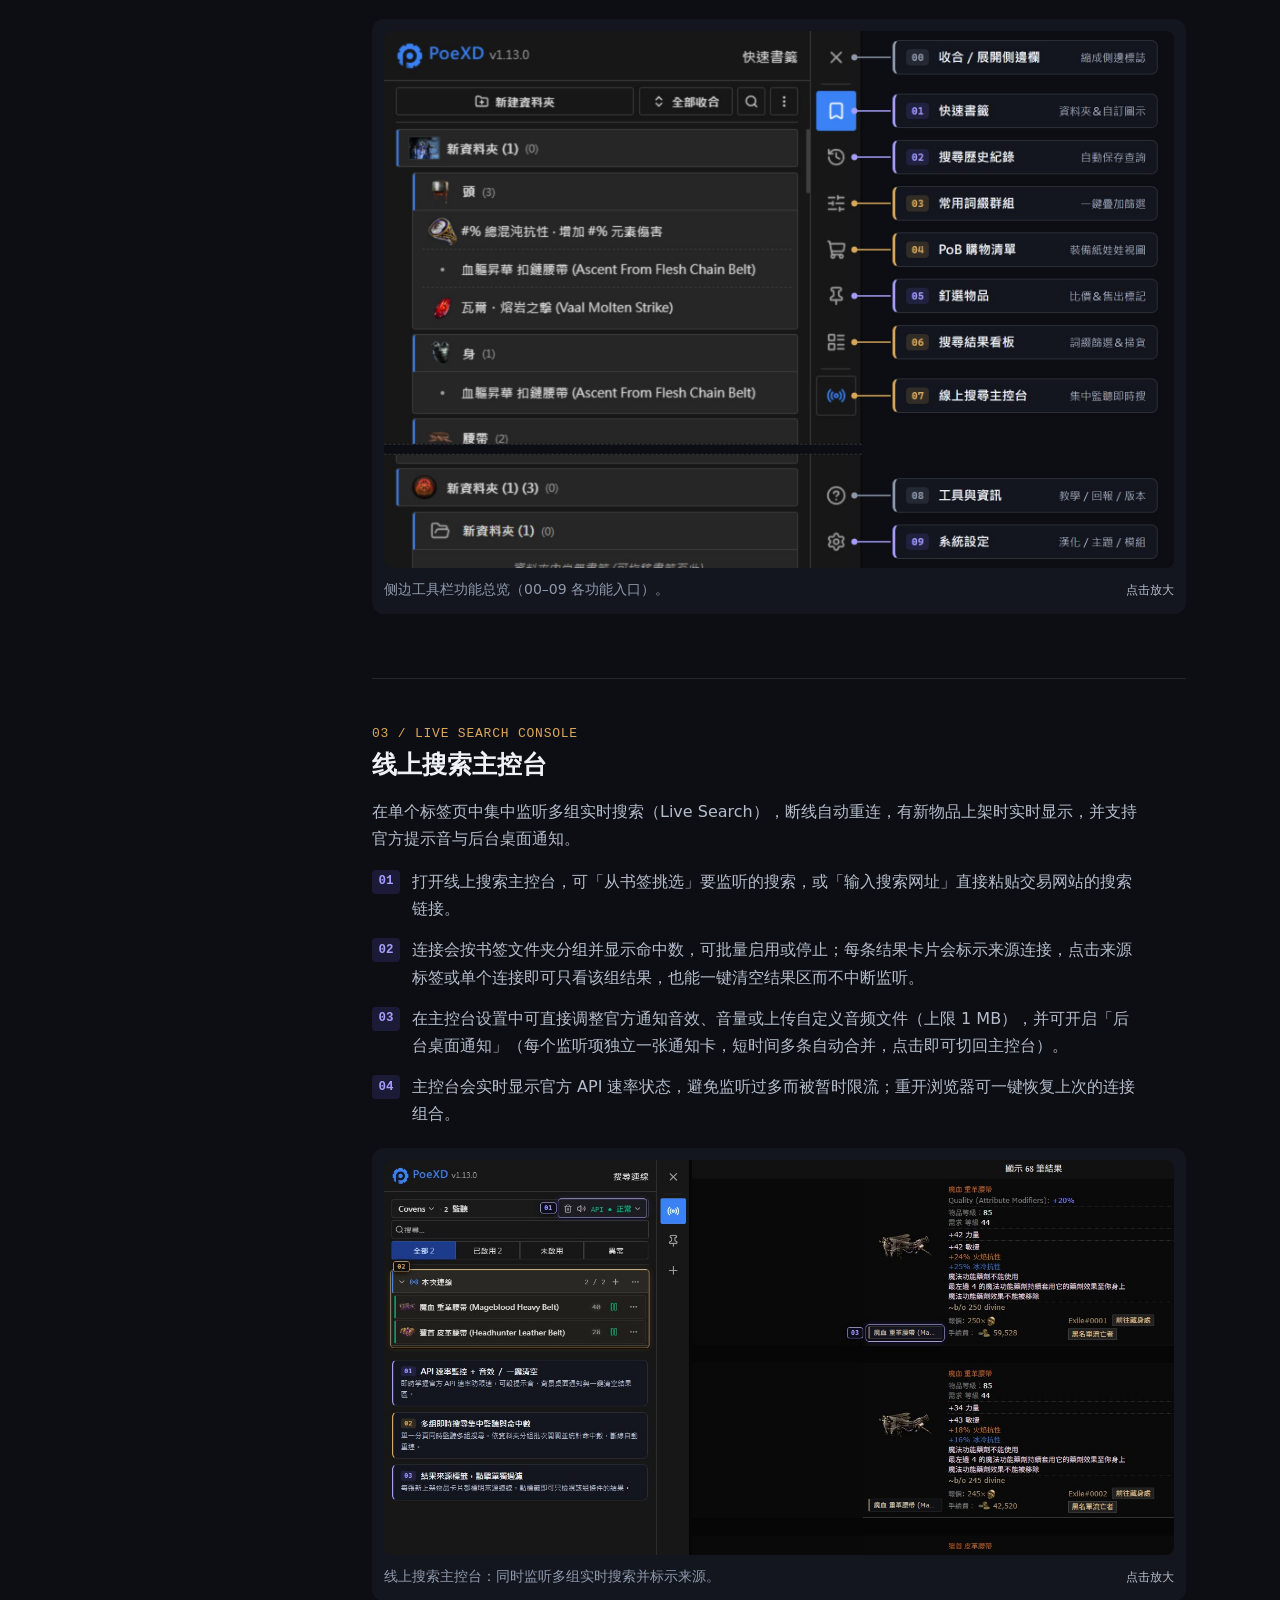
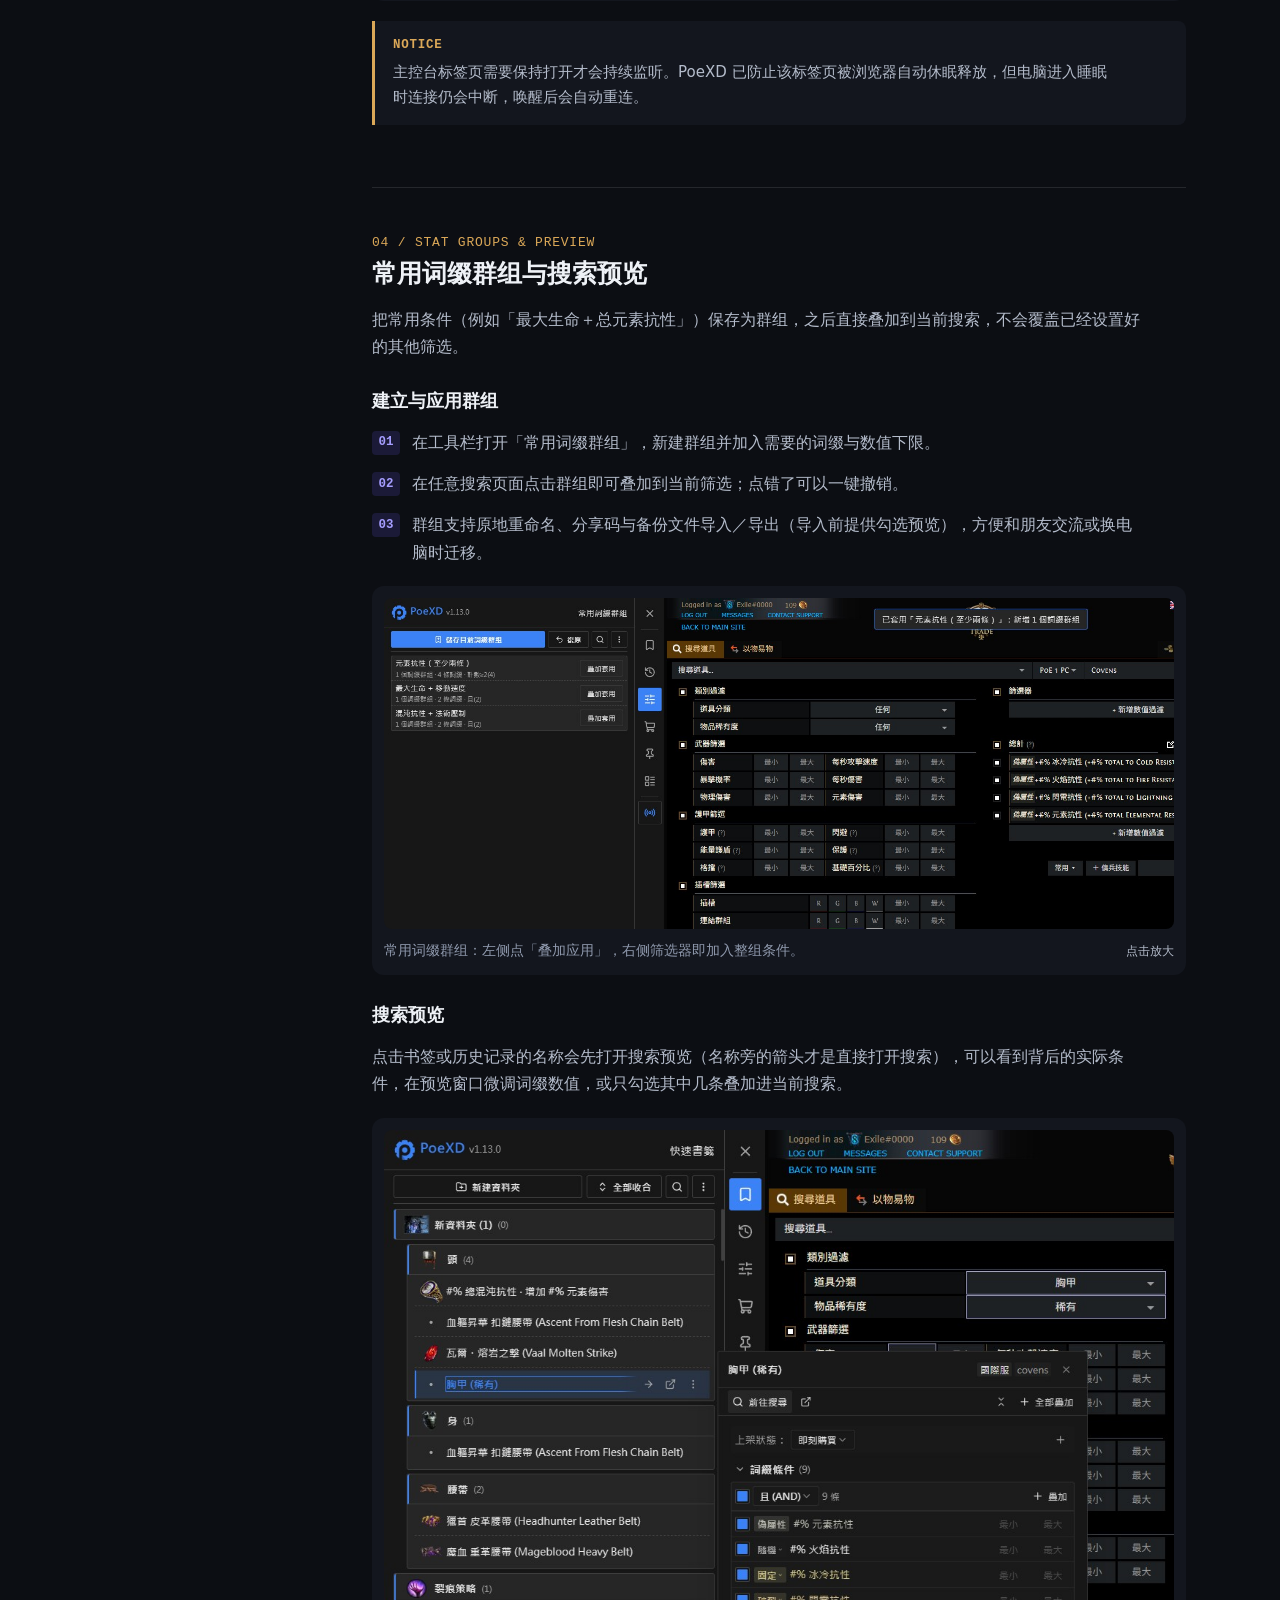
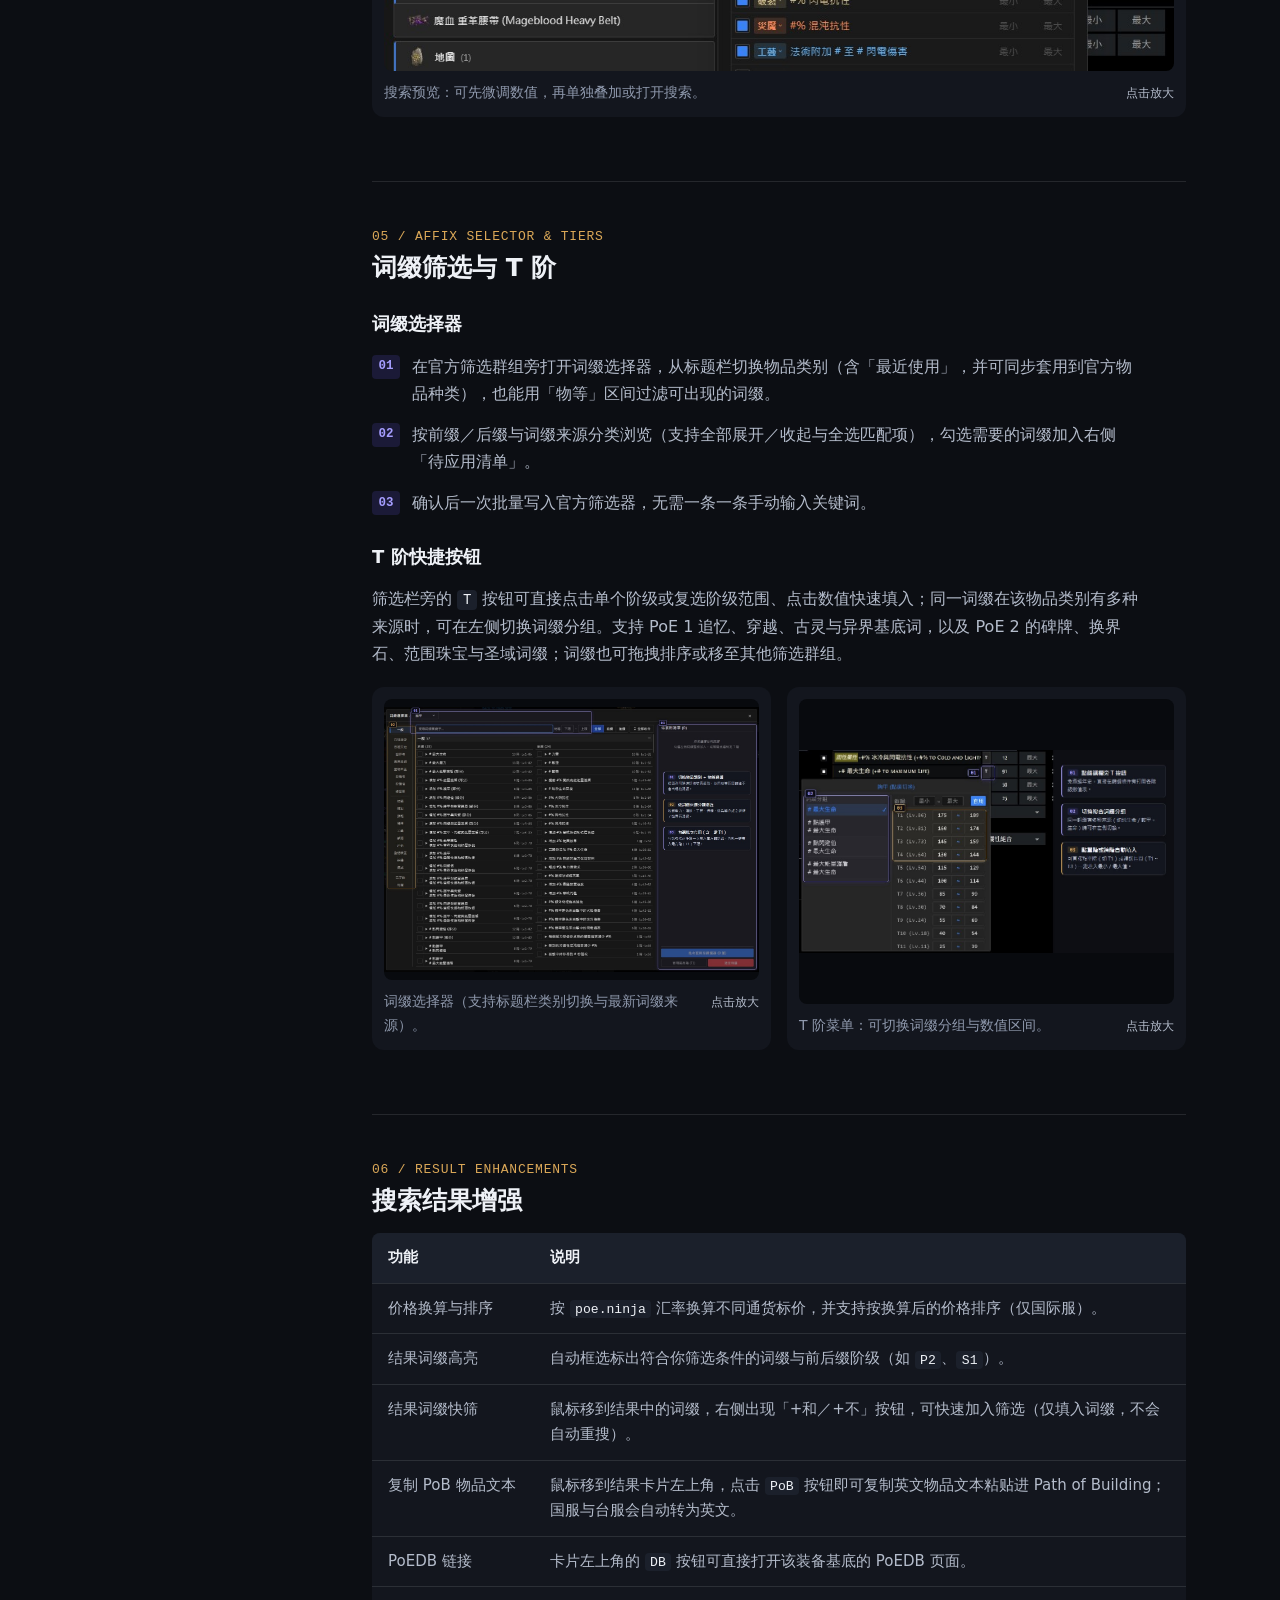
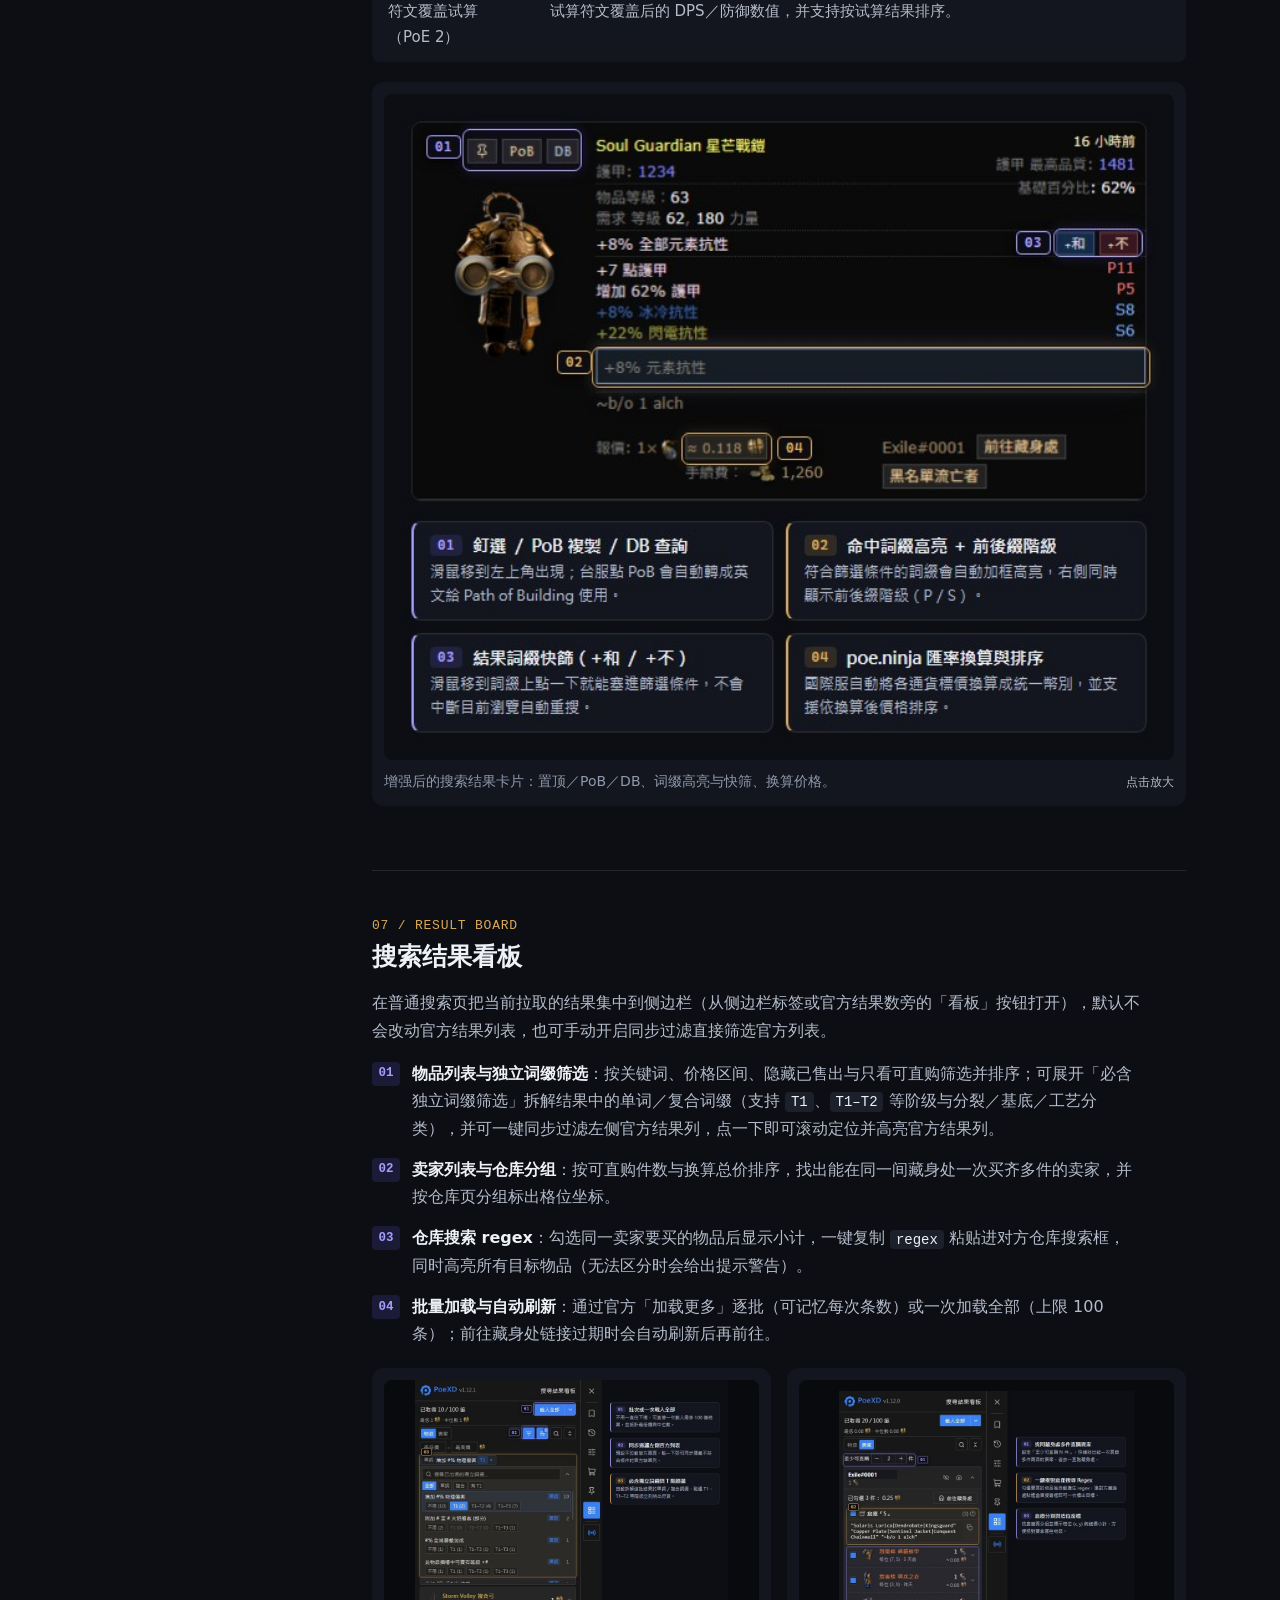
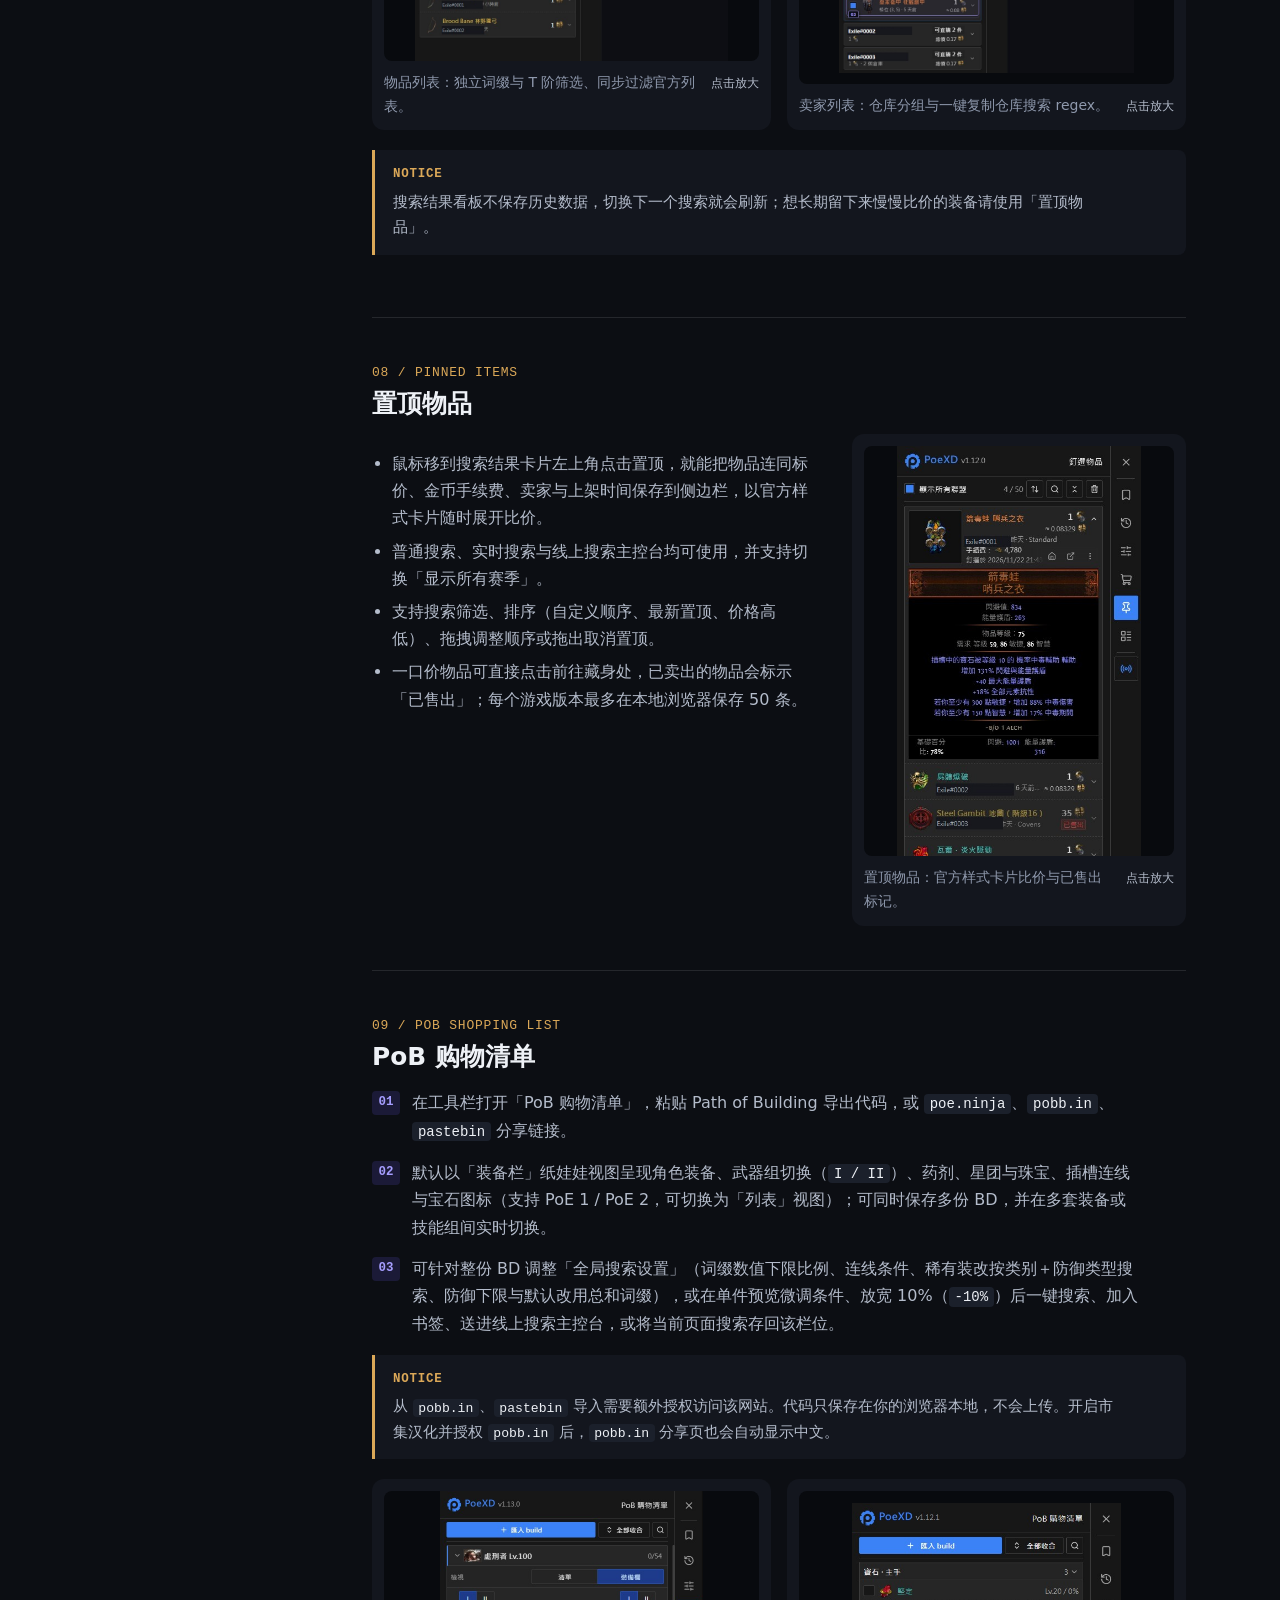
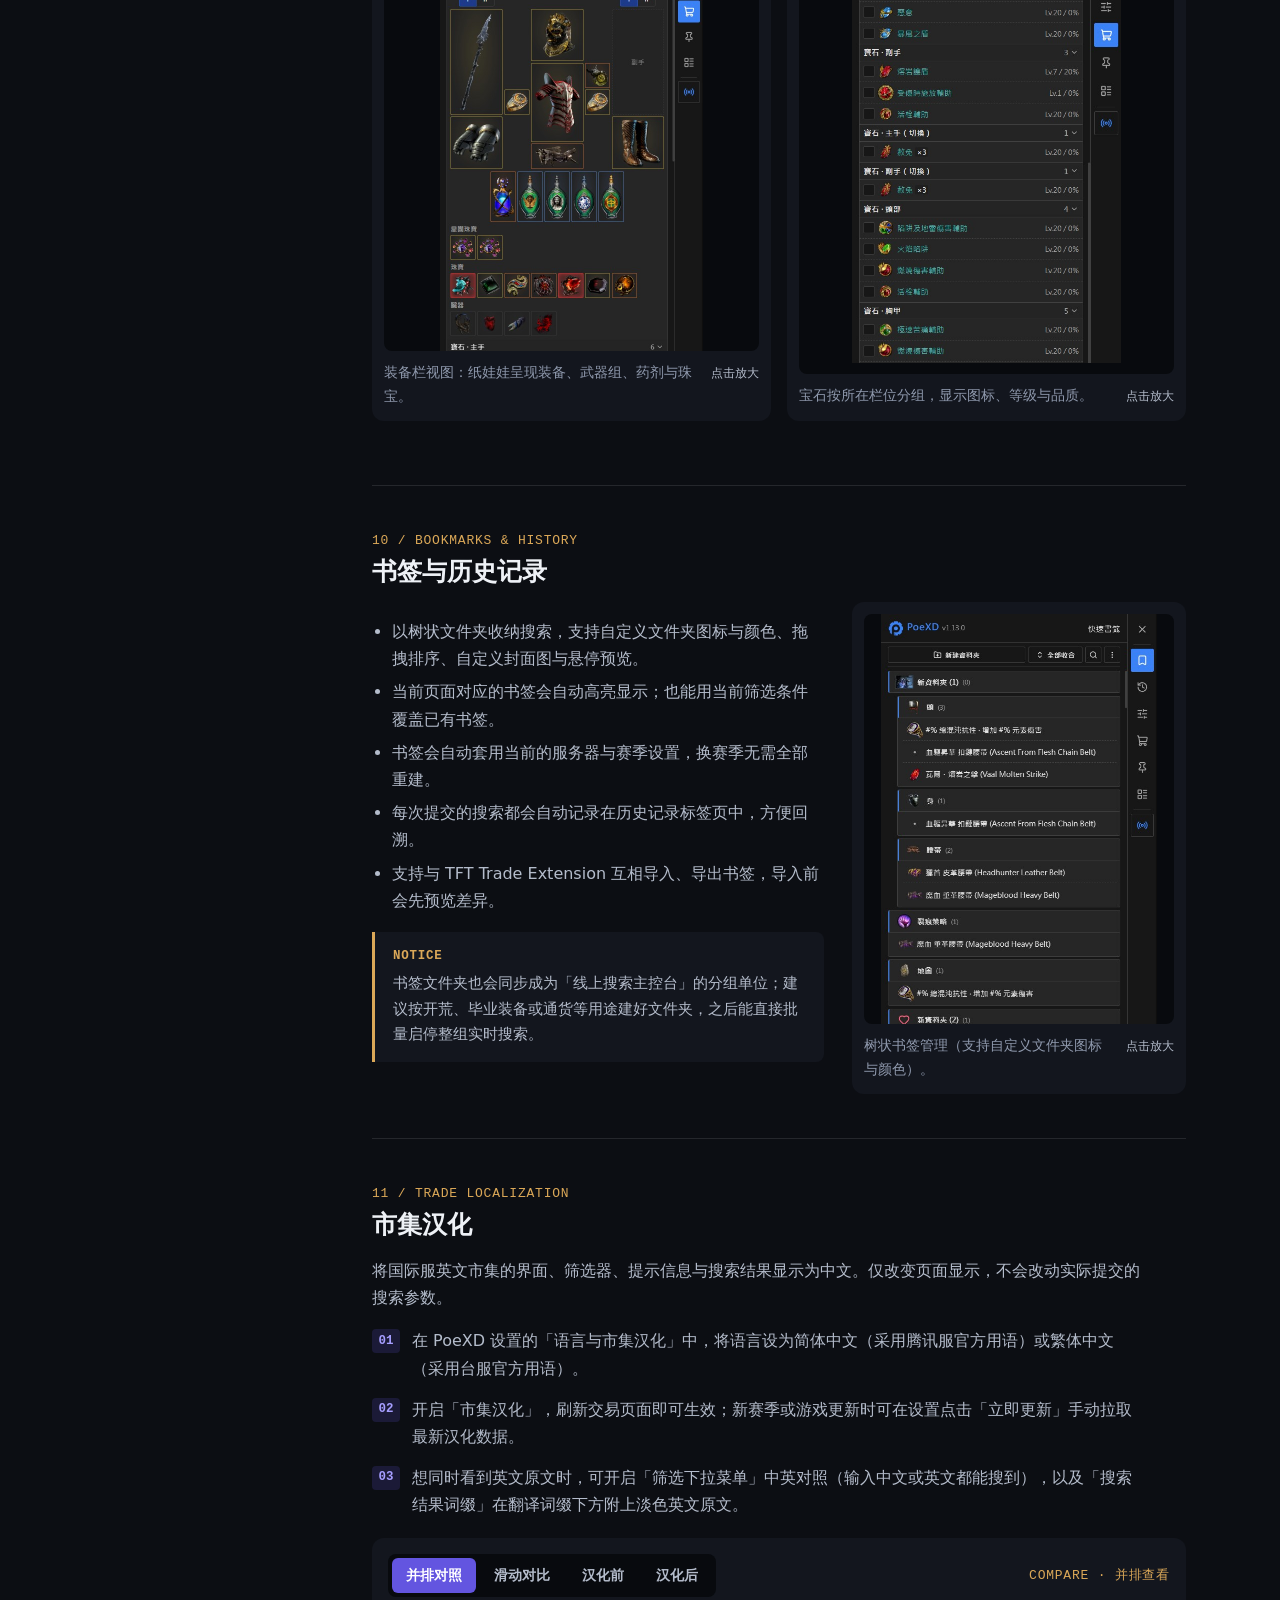
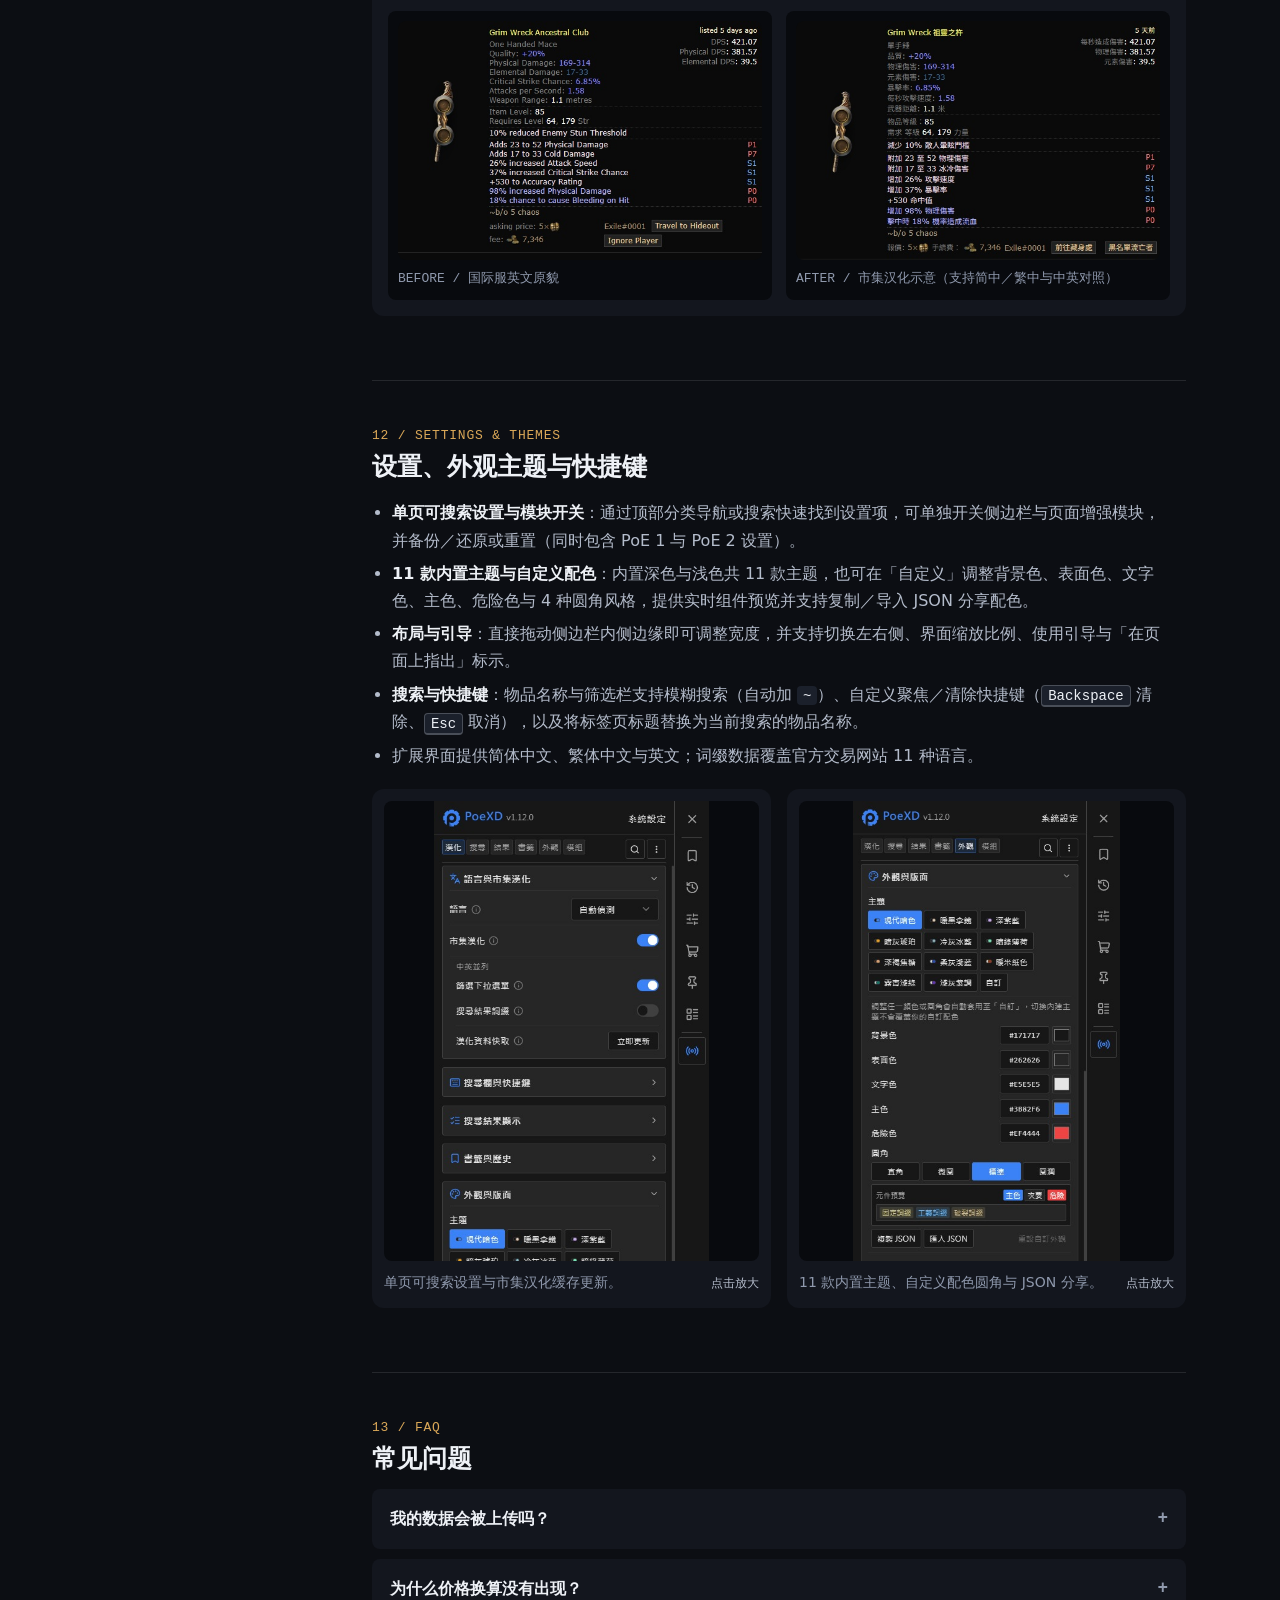
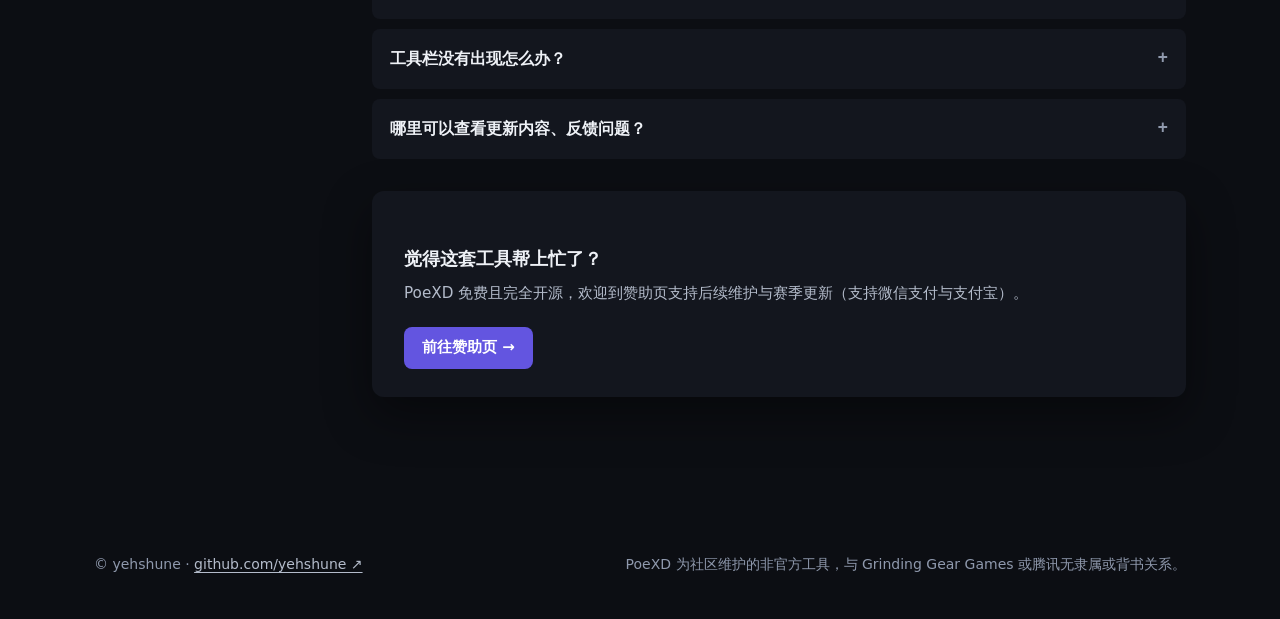
<file: poexd/zh-cn/index.html>
<!doctype html>
<html lang="zh-Hans-CN">
<head>
<meta charset="utf-8">
<meta name="viewport" content="width=device-width, initial-scale=1">
<title>PoeXD Extension 使用教程 — 流放之路 PoE 1 &amp; PoE 2 市集汉化与交易插件</title>
<meta name="description" content="PoeXD Extension 完整使用教程：流放之路（PoE 1 / PoE 2）官方网页市集汉化（简繁中文与中英对照）、线上搜索主控台、搜索结果看板、置顶物品、常用词缀群组、词缀筛选与 T 阶、PoB 购物清单、书签管理与 11 款外观主题。">
<link rel="canonical" href="https://yehshune.github.io/poexd/zh-cn/">
<link rel="alternate" hreflang="zh-Hant-TW" href="https://yehshune.github.io/poexd/">
<link rel="alternate" hreflang="zh-Hans-CN" href="https://yehshune.github.io/poexd/zh-cn/">
<link rel="alternate" hreflang="x-default" href="https://yehshune.github.io/poexd/">
<meta property="og:type" content="article">
<meta property="og:site_name" content="yehshune">
<meta property="og:url" content="https://yehshune.github.io/poexd/zh-cn/">
<meta property="og:locale" content="zh_CN">
<meta property="og:locale:alternate" content="zh_TW">
<meta property="og:title" content="PoeXD Extension 使用教程 — 流放之路市集汉化与交易助手">
<meta property="og:description" content="《流放之路》（Path of Exile 1 &amp; 2）官方交易市集辅助浏览器插件的完整使用说明。">
<meta property="og:image" content="https://yehshune.github.io/assets/poexd/promo-marquee-1400x560.png">
<meta name="twitter:card" content="summary_large_image">
<meta name="twitter:title" content="PoeXD Extension 使用教程 — 流放之路市集汉化与交易助手">
<meta name="twitter:description" content="《流放之路》（Path of Exile 1 &amp; 2）官方交易市集辅助浏览器插件的完整使用说明。">
<meta name="twitter:image" content="https://yehshune.github.io/assets/poexd/promo-marquee-1400x560.png">
<link rel="icon" href="../../assets/poexd/logo-300x300.png">
<link rel="stylesheet" href="../../assets/site.css">
<script src="../../assets/theme.js"></script>
<script type="application/ld+json">
{
  "@context": "https://schema.org",
  "@graph": [
    {
      "@type": "SoftwareApplication",
      "name": "PoeXD Extension",
      "applicationCategory": "BrowserApplication",
      "operatingSystem": "Chrome, Edge, Brave",
      "inLanguage": "zh-Hans-CN",
      "url": "https://yehshune.github.io/poexd/zh-cn/",
      "image": "https://yehshune.github.io/assets/poexd/promo-marquee-1400x560.png",
      "description": "PoeXD 会在《流放之路》PoE 1／PoE 2 官方交易市集旁加上可折叠侧边工具栏，提供线上搜索主控台、词缀筛选与 T 阶、搜索结果看板、置顶物品、PoB 购物清单与国际服市集汉化。",
      "offers": {
        "@type": "Offer",
        "price": "0",
        "priceCurrency": "USD"
      },
      "author": {
        "@type": "Person",
        "name": "shu (yehshune)",
        "url": "https://github.com/yehshune"
      }
    },
    {
      "@type": "FAQPage",
      "mainEntity": [
        {
          "@type": "Question",
          "name": "我的数据会被上传吗？",
          "acceptedAnswer": {
            "@type": "Answer",
            "text": "不会。PoeXD 没有服务器，也没有统计分析或追踪代码，所有数据都保存在你的浏览器本地。"
          }
        },
        {
          "@type": "Question",
          "name": "为什么价格换算没有出现？",
          "acceptedAnswer": {
            "@type": "Answer",
            "text": "价格数据来自 poe.ninja，仅提供国际服；国服（腾讯服）与台服目前不支持价格换算。"
          }
        },
        {
          "@type": "Question",
          "name": "工具栏没有出现怎么办？",
          "acceptedAnswer": {
            "@type": "Answer",
            "text": "请确认当前页面为官方交易网站，并在浏览器扩展管理页确认 PoeXD 已启用后刷新页面。若仍未出现，欢迎到 GitHub 提交 Issue 反馈。"
          }
        },
        {
          "@type": "Question",
          "name": "哪里可以查看更新内容、反馈问题？",
          "acceptedAnswer": {
            "@type": "Answer",
            "text": "更新内容整理在 GitHub Releases；功能建议或问题反馈请提交 GitHub Issue，安全问题请依 SECURITY.md 私下联系。"
          }
        }
      ]
    }
  ]
}
</script>
</head>
<body>
<nav class="nav" aria-label="主导航">
  <div class="wrap">
    <a class="brand" href="../../zh-cn/">
      <svg class="brand-mark" viewBox="0 0 24 24" fill="currentColor" aria-hidden="true">
        <path d="M10.4 2h3.2l.6 2.3a7.8 7.8 0 0 1 1.9.8l2-1.3 2.3 2.3-1.3 2a7.8 7.8 0 0 1 .8 1.9L22 10.4v3.2l-2.3.6a7.8 7.8 0 0 1-.8 1.9l1.3 2-2.3 2.3-2-1.3a7.8 7.8 0 0 1-1.9.8l-.6 2.3h-3.2l-.6-2.3a7.8 7.8 0 0 1-1.9-.8l-2 1.3-2.3-2.3 1.3-2a7.8 7.8 0 0 1-.8-1.9L2 13.6v-3.2l2.3-.6a7.8 7.8 0 0 1 .8-1.9l-1.3-2 2.3-2.3 2 1.3a7.8 7.8 0 0 1 1.9-.8L10.4 2ZM12 8.2a3.8 3.8 0 1 0 0 7.6 3.8 3.8 0 0 0 0-7.6Z"/>
      </svg>
      <span>yehshune</span><span class="sub">// shu</span>
    </a>
    <ul>
      <li><a class="link" href="../../zh-cn/#works">作品</a></li>
      <li><a class="link" href="./" aria-current="page">教程</a></li>
      <li><a class="link" href="../../support/?lang=zh-cn">赞助</a></li>
      <li class="hide-xs"><a class="link" href="https://github.com/yehshune" target="_blank" rel="noopener noreferrer">GitHub ↗</a></li>
    </ul>
    <a class="lang-switch" href="../" hreflang="zh-Hant-TW" lang="zh-Hant-TW" title="切換至繁體中文" aria-label="切換至繁體中文">繁</a>
    <button type="button" class="theme-toggle" data-theme-toggle aria-label="切换为浅色模式">
      <svg class="moon" viewBox="0 0 24 24" fill="none" stroke="currentColor" stroke-width="1.75" stroke-linecap="square" stroke-linejoin="miter" aria-hidden="true"><path d="M21 12.8A9 9 0 1 1 11.2 3a7 7 0 0 0 9.8 9.8Z"/></svg>
      <svg class="sun" viewBox="0 0 24 24" fill="none" stroke="currentColor" stroke-width="1.75" stroke-linecap="square" stroke-linejoin="miter" aria-hidden="true"><circle cx="12" cy="12" r="4"/><path d="M12 2v3M12 19v3M4.9 4.9l2.1 2.1M17 17l2.1 2.1M2 12h3M19 12h3M4.9 19.1L7 17M17 7l2.1-2.1"/></svg>
    </button>
  </div>
</nav>

<header class="guide-hero">
  <div class="wrap">
    <p class="crumb"><a href="../../zh-cn/">首页</a> / <a href="../../zh-cn/#works">作品</a> / PoeXD Extension</p>
    <div class="guide-title-row">
      <div class="guide-logo">
        <img src="../../assets/poexd/logo-300x300.png" width="300" height="300" alt="PoeXD 标志">
      </div>
      <h1>PoeXD Extension 使用教程</h1>
    </div>
    <p class="lead">PoeXD 会在《流放之路》<span class="nowrap">PoE 1／PoE 2</span> 官方交易市集旁加上一条可折叠的侧边工具栏，集中监听实时搜索、快速套用词缀与 T 阶、整理书签与 <span class="nowrap">PoB 购物清单</span>，并将国际服市集翻译成中文。</p>
    <div class="guide-specs">
      <span>支持：<span class="nowrap">PoE 1 / PoE 2</span> 官方市集（国际服・腾讯服・台服）</span>
      <span>环境：Edge / Chrome / Brave</span>
      <span>界面：简体中文 / 繁體中文 / English</span>
      <span>存储：纯本地零上传</span>
    </div>
    <div class="actions">
      <a class="btn primary" href="https://microsoftedge.microsoft.com/addons/detail/hnnpgpcnmgjbmmhgogcljbnfoklblgmb" target="_blank" rel="noopener noreferrer">Microsoft Edge 外接程序 ↗</a>
      <a class="btn" href="https://chromewebstore.google.com/detail/fbbkaeekjalfecgjfcephaiopffeobjg" target="_blank" rel="noopener noreferrer">Chrome 应用商店 ↗</a>
      <a class="btn ghost" href="https://github.com/yehshune/PoeXD-Extension" target="_blank" rel="noopener noreferrer">GitHub 源码 ↗</a>
    </div>

    <div class="quick-jump" aria-label="章节快速导览">
      <a href="#install">
        <span class="meta-code">01 / SETUP</span>
        <strong>安装与初次开启</strong>
      </a>
      <a href="#live-search">
        <span class="meta-code">03 / LIVE SEARCH</span>
        <strong>线上搜索主控台</strong>
      </a>
      <a href="#result-board">
        <span class="meta-code">07 / RESULT BOARD</span>
        <strong>搜索结果看板</strong>
      </a>
      <a href="#translation">
        <span class="meta-code">11 / LOCALIZE</span>
        <strong>国际服市集汉化</strong>
      </a>
    </div>
  </div>
</header>

<div class="wrap guide">
  <nav class="toc" aria-label="本页目录">
    <div class="toc-head">
      <span>MANUAL INDEX</span>
      <span>13 节</span>
    </div>
    <div class="toc-progress" aria-hidden="true"><div class="toc-progress-bar" id="toc-progress-bar"></div></div>
    <ol>
      <li><a href="#install" class="active"><span class="num">01</span>安装</a></li>
      <li><a href="#first-run"><span class="num">02</span>第一次使用</a></li>
      <li><a href="#live-search"><span class="num">03</span>线上搜索主控台</a></li>
      <li><a href="#stat-groups"><span class="num">04</span>常用词缀与预览</a></li>
      <li><a href="#affix"><span class="num">05</span>词缀筛选与 T 阶</a></li>
      <li><a href="#results"><span class="num">06</span>搜索结果增强</a></li>
      <li><a href="#result-board"><span class="num">07</span>搜索结果看板</a></li>
      <li><a href="#pinned"><span class="num">08</span>置顶物品</a></li>
      <li><a href="#pob"><span class="num">09</span>PoB 购物清单</a></li>
      <li><a href="#bookmarks"><span class="num">10</span>书签与历史记录</a></li>
      <li><a href="#translation"><span class="num">11</span>市集汉化</a></li>
      <li><a href="#settings"><span class="num">12</span>设置与外观主题</a></li>
      <li><a href="#faq"><span class="num">13</span>常见问题</a></li>
    </ol>
  </nav>

  <article class="doc">
    <section id="install">
      <span class="meta-code sec-num">01 / INSTALLATION</span>
      <h2>安装</h2>
      <p>商店版会随版本发布自动更新，日常游玩建议优先从 Edge 或 Chrome 商店安装（国内环境推荐使用 Edge 商店，无需额外代理即可直连）；Firefox 目前暂未提供支持。</p>

      <div data-install-tabs>
        <div class="tab-strip" role="tablist" aria-label="选择安装方式">
          <button type="button" class="tab-btn" role="tab" aria-selected="true" data-tab="store"><span class="idx">A</span>浏览器商店安装（推荐）</button>
          <button type="button" class="tab-btn" role="tab" aria-selected="false" data-tab="manual"><span class="idx">B</span>GitHub 手动安装（进阶）</button>
        </div>

        <div class="install-panel" data-install-panel="store" role="tabpanel">
          <div class="table-wrap">
            <table>
              <thead><tr><th>浏览器</th><th>安装步骤</th></tr></thead>
              <tbody>
                <tr><td>Microsoft Edge</td><td>前往 <a href="https://microsoftedge.microsoft.com/addons/detail/hnnpgpcnmgjbmmhgogcljbnfoklblgmb" target="_blank" rel="noopener noreferrer">Microsoft Edge 外接程序商店 ↗</a>，点击「获取」即可安装并自动更新。</td></tr>
                <tr><td>Chrome、Brave 等 Chromium 浏览器</td><td>前往 <a href="https://chromewebstore.google.com/detail/fbbkaeekjalfecgjfcephaiopffeobjg" target="_blank" rel="noopener noreferrer">Chrome 应用商店 ↗</a>，点击「添加至 Chrome」即可自动更新。</td></tr>
              </tbody>
            </table>
          </div>
        </div>

        <div class="install-panel" data-install-panel="manual" role="tabpanel" hidden>
          <ol class="steps">
            <li>到 <a href="https://github.com/yehshune/PoeXD-Extension/releases" target="_blank" rel="noopener noreferrer">GitHub Releases ↗</a> 下载最新版的 <code>chromium.zip</code>，解压到固定文件夹（日后不要删除或移动）。</li>
            <li>在地址栏输入 <code>edge://extensions/</code>（Chrome 为 <code>chrome://extensions/</code>），打开「开发人员模式」。</li>
            <li>点击「加载解压缩的扩展」，选择刚才解压的文件夹即可完成加载。</li>
          </ol>
          <div class="note"><p>手动安装版不会自动更新，有新版本时需要重新下载并覆盖同一个文件夹，再到扩展管理页点「重新加载」。</p></div>
        </div>
      </div>
    </section>

    <section id="first-run">
      <span class="meta-code sec-num">02 / FIRST RUN</span>
      <h2>第一次使用</h2>
      <ol class="steps">
        <li>打开 <a href="https://www.pathofexile.com/trade" target="_blank" rel="noopener noreferrer">官方交易网站 ↗</a>（腾讯服、台服同样支持），页面左侧会出现 PoeXD 侧边工具栏（可在设置的「面板位置」改到右侧）；收起时只保留一个可上下拖动的 PoeXD 标志。</li>
        <li>首次安装展开侧边栏会自动开始引导；工具栏标签依次对应书签、历史记录、常用词缀群组、PoB 购物清单、置顶物品、搜索结果看板与线上搜索主控台。</li>
        <li>在交易页点击浏览器右上角的 PoeXD 图标可直接切换展开／收起侧边栏；各项功能模块可在侧边栏的「系统设置 → 侧边栏模块」中单独开关（非交易页点击图标则提供各服市集快捷入口）。</li>
      </ol>
      <figure class="shot">
        <button type="button" class="shot-btn" data-lightbox-src="../../assets/poexd/collapsed.jpg" data-lightbox-alt="交易网站左侧收起的 PoeXD 标志按钮" data-lightbox-caption="工具栏收起时仅保留侧边标志按钮，点击即可展开。">
          <img src="../../assets/poexd/collapsed.jpg" width="440" height="80" alt="交易网站左侧收起的 PoeXD 标志按钮">
        </button>
        <figcaption><span>工具栏收起时只保留左侧 PoeXD 标志，点一下就能展开。</span><span class="shot-zoom-hint">点击放大</span></figcaption>
      </figure>
      <figure class="shot">
        <button type="button" class="shot-btn" data-lightbox-src="../../assets/poexd/sidebar-overview.jpg" data-lightbox-alt="PoeXD 侧边栏各功能图标总览：依次为收起、快速书签、历史记录、常用词缀群组、PoB 购物清单、置顶物品、搜索结果看板、线上搜索主控台、工具与系统设置" data-lightbox-caption="侧边工具栏功能总览：右侧图标栏可快速切换各项功能与系统设置。">
          <img src="../../assets/poexd/sidebar-overview.jpg" width="1740" height="1184" alt="PoeXD 侧边栏各功能图标总览：依次为收起、快速书签、历史记录、常用词缀群组、PoB 购物清单、置顶物品、搜索结果看板、线上搜索主控台、工具与系统设置">
        </button>
        <figcaption><span>侧边工具栏功能总览（00–09 各功能入口）。</span><span class="shot-zoom-hint">点击放大</span></figcaption>
      </figure>
    </section>

    <section id="live-search">
      <span class="meta-code sec-num">03 / LIVE SEARCH CONSOLE</span>
      <h2>线上搜索主控台</h2>
      <p>在单个标签页中集中监听多组实时搜索（Live Search），断线自动重连，有新物品上架时实时显示，并支持官方提示音与后台桌面通知。</p>
      <ol class="steps">
        <li>打开线上搜索主控台，可「从书签挑选」要监听的搜索，或「输入搜索网址」直接粘贴交易网站的搜索链接。</li>
        <li>连接会按书签文件夹分组并显示命中数，可批量启用或停止；每条结果卡片会标示来源连接，点击来源标签或单个连接即可只看该组结果，也能一键清空结果区而不中断监听。</li>
        <li>在主控台设置中可直接调整官方通知音效、音量或上传自定义音频文件（上限 1 MB），并可开启「后台桌面通知」（每个监听项独立一张通知卡，短时间多条自动合并，点击即可切回主控台）。</li>
        <li>主控台会实时显示官方 API 速率状态，避免监听过多而被暂时限流；重开浏览器可一键恢复上次的连接组合。</li>
      </ol>
      <figure class="shot">
        <button type="button" class="shot-btn" data-lightbox-src="../../assets/poexd/live-search.jpg" data-lightbox-alt="线上搜索主控台：标注 API 速率监控与音效设置、多组实时搜索连接与命中数、以及结果来源标签" data-lightbox-caption="线上搜索主控台：左侧管理多组连接、命中数与 API 速率，右侧集中浏览新上架物品并标示来源。">
          <img src="../../assets/poexd/live-search.jpg" width="1360" height="680" alt="线上搜索主控台：标注 API 速率监控与音效设置、多组实时搜索连接与命中数、以及结果来源标签">
        </button>
        <figcaption><span>线上搜索主控台：同时监听多组实时搜索并标示来源。</span><span class="shot-zoom-hint">点击放大</span></figcaption>
      </figure>
      <div class="note"><p>主控台标签页需要保持打开才会持续监听。PoeXD 已防止该标签页被浏览器自动休眠释放，但电脑进入睡眠时连接仍会中断，唤醒后会自动重连。</p></div>
    </section>

    <section id="stat-groups">
      <span class="meta-code sec-num">04 / STAT GROUPS &amp; PREVIEW</span>
      <h2>常用词缀群组与搜索预览</h2>
      <p>把常用条件（例如「最大生命＋总元素抗性」）保存为群组，之后直接叠加到当前搜索，不会覆盖已经设置好的其他筛选。</p>

      <h3>建立与应用群组</h3>
      <ol class="steps">
        <li>在工具栏打开「常用词缀群组」，新建群组并加入需要的词缀与数值下限。</li>
        <li>在任意搜索页面点击群组即可叠加到当前筛选；点错了可以一键撤销。</li>
        <li>群组支持原地重命名、分享码与备份文件导入／导出（导入前提供勾选预览），方便和朋友交流或换电脑时迁移。</li>
      </ol>
      <figure class="shot">
        <button type="button" class="shot-btn" data-lightbox-src="../../assets/poexd/stat-groups.jpg" data-lightbox-alt="常用词缀群组面板，右侧中文筛选器已叠加元素抗性群组" data-lightbox-caption="常用词缀群组：左侧点「叠加应用」，右侧官方筛选器立即加入整组条件。">
          <img src="../../assets/poexd/stat-groups.jpg" width="1480" height="620" alt="常用词缀群组面板，右侧中文筛选器已叠加元素抗性群组">
        </button>
        <figcaption><span>常用词缀群组：左侧点「叠加应用」，右侧筛选器即加入整组条件。</span><span class="shot-zoom-hint">点击放大</span></figcaption>
      </figure>

      <h3>搜索预览</h3>
      <p>点击书签或历史记录的名称会先打开搜索预览（名称旁的箭头才是直接打开搜索），可以看到背后的实际条件，在预览窗口微调词缀数值，或只勾选其中几条叠加进当前搜索。</p>
      <figure class="shot">
        <button type="button" class="shot-btn" data-lightbox-src="../../assets/poexd/search-preview.jpg" data-lightbox-alt="点击书签名称打开的搜索预览窗口，列出上架状态与多条词缀条件，每项都可单独叠加" data-lightbox-caption="搜索预览：先在窗口内微调数值，再单独叠加或打开搜索。">
          <img src="../../assets/poexd/search-preview.jpg" width="1080" height="740" alt="点击书签名称打开的搜索预览窗口，列出上架状态与多条词缀条件，每项都可单独叠加">
        </button>
        <figcaption><span>搜索预览：可先微调数值，再单独叠加或打开搜索。</span><span class="shot-zoom-hint">点击放大</span></figcaption>
      </figure>
    </section>

    <section id="affix">
      <span class="meta-code sec-num">05 / AFFIX SELECTOR &amp; TIERS</span>
      <h2>词缀筛选与 T 阶</h2>
      <h3>词缀选择器</h3>
      <ol class="steps">
        <li>在官方筛选群组旁打开词缀选择器，从标题栏切换物品类别（含「最近使用」，并可同步套用到官方物品种类），也能用「物等」区间过滤可出现的词缀。</li>
        <li>按前缀／后缀与词缀来源分类浏览（支持全部展开／收起与全选匹配项），勾选需要的词缀加入右侧「待应用清单」。</li>
        <li>确认后一次批量写入官方筛选器，无需一条一条手动输入关键词。</li>
      </ol>

      <h3>T 阶快捷按钮</h3>
      <p>筛选栏旁的 <code>T</code> 按钮可直接点击单个阶级或复选阶级范围、点击数值快速填入；同一词缀在该物品类别有多种来源时，可在左侧切换词缀分组。支持 <span class="nowrap">PoE 1</span> 追忆、穿越、古灵与异界基底词，以及 <span class="nowrap">PoE 2</span> 的碑牌、换界石、范围珠宝与圣域词缀；词缀也可拖拽排序或移至其他筛选群组。</p>

      <div class="shot-pair is-landscape">
        <figure class="shot">
          <button type="button" class="shot-btn" data-lightbox-src="../../assets/poexd/affix.jpg" data-lightbox-alt="词缀选择器：标题栏可切换物品类别，左侧分类，中间是前缀与后缀列表，右侧是待应用清单" data-lightbox-caption="词缀选择器：按物品类别与物等浏览前缀／后缀并批量应用。">
            <img src="../../assets/poexd/affix.jpg" width="1280" height="905" alt="词缀选择器：标题栏可切换物品类别，左侧分类，中间是前缀与后缀列表，右侧是待应用清单">
          </button>
          <figcaption><span>词缀选择器（支持标题栏类别切换与最新词缀来源）。</span><span class="shot-zoom-hint">点击放大</span></figcaption>
        </figure>
        <figure class="shot">
          <button type="button" class="shot-btn" data-lightbox-src="../../assets/poexd/tier.jpg" data-lightbox-alt="胸甲的「+# 最大生命」T 阶菜单：左侧可切换四种词缀分组，右侧列出 T1 到 T11 的数值范围" data-lightbox-caption="T 阶菜单：同一个词缀有多种来源时（例如胸甲生命），左侧可切换分组。">
            <img src="../../assets/poexd/tier.jpg" width="915" height="495" alt="胸甲的「+# 最大生命」T 阶菜单：左侧可切换四种词缀分组，右侧列出 T1 到 T11 的数值范围">
          </button>
          <figcaption><span>T 阶菜单：可切换词缀分组与数值区间。</span><span class="shot-zoom-hint">点击放大</span></figcaption>
        </figure>
      </div>
    </section>

    <section id="results">
      <span class="meta-code sec-num">06 / RESULT ENHANCEMENTS</span>
      <h2>搜索结果增强</h2>
      <div class="table-wrap">
        <table>
          <thead><tr><th>功能</th><th>说明</th></tr></thead>
          <tbody>
            <tr><td>价格换算与排序</td><td>按 <code>poe.ninja</code> 汇率换算不同通货标价，并支持按换算后的价格排序（仅国际服）。</td></tr>
            <tr><td>结果词缀高亮</td><td>自动框选标出符合你筛选条件的词缀与前后缀阶级（如 <code>P2</code>、<code>S1</code>）。</td></tr>
            <tr><td>结果词缀快筛</td><td>鼠标移到结果中的词缀，右侧出现「+和／+不」按钮，可快速加入筛选（仅填入词缀，不会自动重搜）。</td></tr>
            <tr><td>复制 PoB 物品文本</td><td>鼠标移到结果卡片左上角，点击 <code>PoB</code> 按钮即可复制英文物品文本粘贴进 <span class="nowrap">Path of Building</span>；国服与台服会自动转为英文。</td></tr>
            <tr><td>PoEDB 链接</td><td>卡片左上角的 <code>DB</code> 按钮可直接打开该装备基底的 PoEDB 页面。</td></tr>
            <tr><td>符文覆盖试算（PoE 2）</td><td>试算符文覆盖后的 DPS／防御数值，并支持按试算结果排序。</td></tr>
          </tbody>
        </table>
      </div>
      <figure class="shot">
        <button type="button" class="shot-btn" data-lightbox-src="../../assets/poexd/result-card.jpg" data-lightbox-alt="搜索结果卡片：左上角有置顶、PoB 与 DB 按钮，符合条件的词缀加上外框并标示前后缀阶级，右侧提供 +和 / +不 快筛，标价旁显示换算价格" data-lightbox-caption="增强后的搜索结果卡片：包含置顶／PoB／DB 快捷按钮、词缀高亮与阶级、+和／+不 快筛与通货换算。">
          <img src="../../assets/poexd/result-card.jpg" width="635" height="535" alt="搜索结果卡片：左上角有置顶、PoB 与 DB 按钮，符合条件的词缀加上外框并标示前后缀阶级，右侧提供 +和 / +不 快筛，标价旁显示换算价格">
        </button>
        <figcaption><span>增强后的搜索结果卡片：置顶／PoB／DB、词缀高亮与快筛、换算价格。</span><span class="shot-zoom-hint">点击放大</span></figcaption>
      </figure>
    </section>

    <section id="result-board">
      <span class="meta-code sec-num">07 / RESULT BOARD</span>
      <h2>搜索结果看板</h2>
      <p>在普通搜索页把当前拉取的结果集中到侧边栏（从侧边栏标签或官方结果数旁的「看板」按钮打开），默认不会改动官方结果列表，也可手动开启同步过滤直接筛选官方列表。</p>
      <ol class="steps">
        <li><strong>物品列表与独立词缀筛选</strong>：按关键词、价格区间、隐藏已售出与只看可直购筛选并排序；可展开「必含独立词缀筛选」拆解结果中的单词／复合词缀（支持 <code>T1</code>、<code>T1–T2</code> 等阶级与分裂／基底／工艺分类），并可一键同步过滤左侧官方结果列，点一下即可滚动定位并高亮官方结果列。</li>
        <li><strong>卖家列表与仓库分组</strong>：按可直购件数与换算总价排序，找出能在同一间藏身处一次买齐多件的卖家，并按仓库页分组标出格位坐标。</li>
        <li><strong>仓库搜索 regex</strong>：勾选同一卖家要买的物品后显示小计，一键复制 <code>regex</code> 粘贴进对方仓库搜索框，同时高亮所有目标物品（无法区分时会给出提示警告）。</li>
        <li><strong>批量加载与自动刷新</strong>：通过官方「加载更多」逐批（可记忆每次条数）或一次加载全部（上限 100 条）；前往藏身处链接过期时会自动刷新后再前往。</li>
      </ol>
      <div class="shot-pair is-landscape">
        <figure class="shot">
          <button type="button" class="shot-btn" data-lightbox-src="../../assets/poexd/result-board-items.jpg" data-lightbox-alt="搜索结果看板的物品列表：展开必含独立词缀筛选（单词／复合与 T 阶条件），并开启同步过滤左侧官方列表" data-lightbox-caption="搜索结果看板（物品列表）：按必含独立词缀与 T 阶过滤结果，并可同步过滤官方列表。">
            <img src="../../assets/poexd/result-board-items.jpg" width="822" height="740" alt="搜索结果看板的物品列表：展开必含独立词缀筛选（单词／复合与 T 阶条件），并开启同步过滤左侧官方列表">
          </button>
          <figcaption><span>物品列表：独立词缀与 T 阶筛选、同步过滤官方列表。</span><span class="shot-zoom-hint">点击放大</span></figcaption>
        </figure>
        <figure class="shot">
          <button type="button" class="shot-btn" data-lightbox-src="../../assets/poexd/result-board-sellers.jpg" data-lightbox-alt="搜索结果看板的卖家列表：展开同一卖家的多件可直购物品，按仓库分组并生成仓库搜索 regex" data-lightbox-caption="搜索结果看板（卖家列表）：按仓库分组并一键复制仓库搜索 regex 一次买齐。">
            <img src="../../assets/poexd/result-board-sellers.jpg" width="774" height="740" alt="搜索结果看板的卖家列表：展开同一卖家的多件可直购物品，按仓库分组并生成仓库搜索 regex">
          </button>
          <figcaption><span>卖家列表：仓库分组与一键复制仓库搜索 regex。</span><span class="shot-zoom-hint">点击放大</span></figcaption>
        </figure>
      </div>
      <div class="note"><p>搜索结果看板不保存历史数据，切换下一个搜索就会刷新；想长期留下来慢慢比价的装备请使用「置顶物品」。</p></div>
    </section>

    <section id="pinned">
      <span class="meta-code sec-num">08 / PINNED ITEMS</span>
      <h2>置顶物品</h2>
      <div class="split-doc">
        <div>
          <ul>
            <li>鼠标移到搜索结果卡片左上角点击置顶，就能把物品连同标价、金币手续费、卖家与上架时间保存到侧边栏，以官方样式卡片随时展开比价。</li>
            <li>普通搜索、实时搜索与线上搜索主控台均可使用，并支持切换「显示所有赛季」。</li>
            <li>支持搜索筛选、排序（自定义顺序、最新置顶、价格高低）、拖拽调整顺序或拖出取消置顶。</li>
            <li>一口价物品可直接点击前往藏身处，已卖出的物品会标示「已售出」；每个游戏版本最多在本地浏览器保存 50 条。</li>
          </ul>
        </div>
        <figure class="shot" style="margin:0">
          <button type="button" class="shot-btn" data-lightbox-src="../../assets/poexd/pinned-items.jpg" data-lightbox-alt="置顶物品面板：展开官方样式卡片显示词缀与金币手续费，下方物品可显示已售出状态" data-lightbox-caption="置顶物品：以官方样式卡片回头比价，显示手续费、已售出标记与前往藏身处按钮。">
            <img src="../../assets/poexd/pinned-items.jpg" width="442" height="740" alt="置顶物品面板：展开官方样式卡片显示词缀与金币手续费，下方物品可显示已售出状态">
          </button>
          <figcaption><span>置顶物品：官方样式卡片比价与已售出标记。</span><span class="shot-zoom-hint">点击放大</span></figcaption>
        </figure>
      </div>
    </section>

    <section id="pob">
      <span class="meta-code sec-num">09 / POB SHOPPING LIST</span>
      <h2>PoB 购物清单</h2>
      <ol class="steps">
        <li>在工具栏打开「PoB 购物清单」，粘贴 <span class="nowrap">Path of Building</span> 导出代码，或 <code>poe.ninja</code>、<code>pobb.in</code>、<code>pastebin</code> 分享链接。</li>
        <li>默认以「装备栏」纸娃娃视图呈现角色装备、武器组切换（<code>I / II</code>）、药剂、星团与珠宝、插槽连线与宝石图标（支持 <span class="nowrap">PoE 1 / PoE 2</span>，可切换为「列表」视图）；可同时保存多份 BD，并在多套装备或技能组间实时切换。</li>
        <li>可针对整份 BD 调整「全局搜索设置」（词缀数值下限比例、连线条件、稀有装改按类别＋防御类型搜索、防御下限与默认改用总和词缀），或在单件预览微调条件、放宽 10%（<code>-10%</code>）后一键搜索、加入书签、送进线上搜索主控台，或将当前页面搜索存回该栏位。</li>
      </ol>
      <div class="note"><p>从 <code>pobb.in</code>、<code>pastebin</code> 导入需要额外授权访问该网站。代码只保存在你的浏览器本地，不会上传。开启市集汉化并授权 <code>pobb.in</code> 后，<code>pobb.in</code> 分享页也会自动显示中文。</p></div>

      <div class="shot-pair is-portrait">
        <figure class="shot">
          <button type="button" class="shot-btn" data-lightbox-src="../../assets/poexd/pob.jpg" data-lightbox-alt="PoB 购物清单的装备栏视图：以角色纸娃娃排列武器、防具、药剂、星团珠宝、珠宝与饰品，支持中文升华名称、武器组切换与列表视图" data-lightbox-caption="PoB 购物清单（装备栏视图）：以纸娃娃呈现装备图标、中文职业升华、武器组切换、药剂与珠宝。">
            <img src="../../assets/poexd/pob.jpg" width="526" height="920" alt="PoB 购物清单的装备栏视图：以角色纸娃娃排列武器、防具、药剂、星团珠宝、珠宝与饰品，支持中文升华名称、武器组切换与列表视图">
          </button>
          <figcaption><span>装备栏视图：纸娃娃呈现装备、武器组、药剂与珠宝。</span><span class="shot-zoom-hint">点击放大</span></figcaption>
        </figure>
        <figure class="shot">
          <button type="button" class="shot-btn" data-lightbox-src="../../assets/poexd/pob-gems.jpg" data-lightbox-alt="PoB 购物清单的宝石区：按装备栏位分组，显示宝石图标、需求数量与等级品质" data-lightbox-caption="PoB 宝石清单：按所在装备栏位分组，显示宝石图标、等级与品质。">
            <img src="../../assets/poexd/pob-gems.jpg" width="491" height="840" alt="PoB 购物清单的宝石区：按装备栏位分组，显示宝石图标、需求数量与等级品质">
          </button>
          <figcaption><span>宝石按所在栏位分组，显示图标、等级与品质。</span><span class="shot-zoom-hint">点击放大</span></figcaption>
        </figure>
      </div>
    </section>

    <section id="bookmarks">
      <span class="meta-code sec-num">10 / BOOKMARKS &amp; HISTORY</span>
      <h2>书签与历史记录</h2>
      <div class="split-doc">
        <div>
          <ul>
            <li>以树状文件夹收纳搜索，支持自定义文件夹图标与颜色、拖拽排序、自定义封面图与悬停预览。</li>
            <li>当前页面对应的书签会自动高亮显示；也能用当前筛选条件覆盖已有书签。</li>
            <li>书签会自动套用当前的服务器与赛季设置，换赛季无需全部重建。</li>
            <li>每次提交的搜索都会自动记录在历史记录标签页中，方便回溯。</li>
            <li>支持与 TFT Trade Extension 互相导入、导出书签，导入前会先预览差异。</li>
          </ul>
          <div class="note"><p>书签文件夹也会同步成为「线上搜索主控台」的分组单位；建议按开荒、毕业装备或通货等用途建好文件夹，之后能直接批量启停整组实时搜索。</p></div>
        </div>
        <figure class="shot" style="margin:0">
          <button type="button" class="shot-btn" data-lightbox-src="../../assets/poexd/bookmarks.jpg" data-lightbox-alt="树状书签文件夹管理，支持自定义文件夹图标与颜色" data-lightbox-caption="树状书签管理：支持自定义文件夹图标与颜色、拖拽排序、文件夹分层与赛季自动切换。">
            <img src="../../assets/poexd/bookmarks.jpg" width="526" height="780" alt="树状书签文件夹管理，支持自定义文件夹图标与颜色">
          </button>
          <figcaption><span>树状书签管理（支持自定义文件夹图标与颜色）。</span><span class="shot-zoom-hint">点击放大</span></figcaption>
        </figure>
      </div>
    </section>

    <section id="translation">
      <span class="meta-code sec-num">11 / TRADE LOCALIZATION</span>
      <h2>市集汉化</h2>
      <p>将国际服英文市集的界面、筛选器、提示信息与搜索结果显示为中文。仅改变页面显示，不会改动实际提交的搜索参数。</p>
      <ol class="steps">
        <li>在 PoeXD 设置的「语言与市集汉化」中，将语言设为简体中文（采用腾讯服官方用语）或繁体中文（采用台服官方用语）。</li>
        <li>开启「市集汉化」，刷新交易页面即可生效；新赛季或游戏更新时可在设置点击「立即更新」手动拉取最新汉化数据。</li>
        <li>想同时看到英文原文时，可开启「筛选下拉菜单」中英对照（输入中文或英文都能搜到），以及「搜索结果词缀」在翻译词缀下方附上淡色英文原文。</li>
      </ol>

      <div class="compare-stage" data-compare>
        <div class="compare-controls">
          <div class="tab-strip" role="tablist" aria-label="汉化对照显示模式">
            <button type="button" class="tab-btn" role="tab" aria-selected="true" data-tab="pair">并排对照</button>
            <button type="button" class="tab-btn" role="tab" aria-selected="false" data-tab="split">滑动对比</button>
            <button type="button" class="tab-btn" role="tab" aria-selected="false" data-tab="en">汉化前</button>
            <button type="button" class="tab-btn" role="tab" aria-selected="false" data-tab="zh">汉化后</button>
          </div>
          <span class="meta-code">COMPARE · <span data-compare-pct>并排查看</span></span>
        </div>

        <div class="compare-pair-grid">
          <figure class="compare-pair-card">
            <button type="button" class="shot-btn" data-lightbox-src="../../assets/poexd/translate-en.jpg" data-lightbox-alt="汉化前：国际服英文搜索结果" data-lightbox-caption="汉化前：国际服英文市集搜索结果">
              <img src="../../assets/poexd/translate-en.jpg" width="587" height="386" alt="汉化前：国际服英文搜索结果">
            </button>
            <figcaption>BEFORE / 国际服英文原貌</figcaption>
          </figure>
          <figure class="compare-pair-card">
            <button type="button" class="shot-btn" data-lightbox-src="../../assets/poexd/translate-zh.jpg" data-lightbox-alt="汉化后：同一条搜索结果以中文显示词缀" data-lightbox-caption="汉化后：同一条搜索结果直接显示中文词缀（插件内可切换腾讯服简中或台服繁中）">
              <img src="../../assets/poexd/translate-zh.jpg" width="587" height="386" alt="汉化后：同一条搜索结果以中文显示词缀">
            </button>
            <figcaption>AFTER / 市集汉化示意（支持简中／繁中与中英对照）</figcaption>
          </figure>
        </div>

        <div class="compare-wipe-wrap" hidden>
          <div class="compare-legend" aria-hidden="true">
            <span>左：汉化前（英文）</span>
            <span>右：汉化后（中文）</span>
          </div>
          <div class="compare-viewport">
            <img src="../../assets/poexd/translate-en.jpg" width="587" height="386" alt="汉化前：国际服英文搜索结果">
            <div class="compare-after-wrap">
              <img src="../../assets/poexd/translate-zh.jpg" width="587" height="386" alt="汉化后：同一条搜索结果以中文显示词缀">
            </div>
            <span class="compare-handle" aria-hidden="true"></span>
          </div>

          <div class="compare-slider-row">
            <label for="compare-range">分界位置</label>
            <input id="compare-range" type="range" min="0" max="100" value="50" aria-label="调整左（汉化前）与右（汉化后）对照分界位置">
            <span>拖动左右对比</span>
          </div>
        </div>
      </div>
    </section>

    <section id="settings">
      <span class="meta-code sec-num">12 / SETTINGS &amp; THEMES</span>
      <h2>设置、外观主题与快捷键</h2>
      <ul>
        <li><strong>单页可搜索设置与模块开关</strong>：通过顶部分类导航或搜索快速找到设置项，可单独开关侧边栏与页面增强模块，并备份／还原或重置（同时包含 <span class="nowrap">PoE 1</span> 与 <span class="nowrap">PoE 2</span> 设置）。</li>
        <li><strong>11 款内置主题与自定义配色</strong>：内置深色与浅色共 11 款主题，也可在「自定义」调整背景色、表面色、文字色、主色、危险色与 4 种圆角风格，提供实时组件预览并支持复制／导入 JSON 分享配色。</li>
        <li><strong>布局与引导</strong>：直接拖动侧边栏内侧边缘即可调整宽度，并支持切换左右侧、界面缩放比例、使用引导与「在页面上指出」标示。</li>
        <li><strong>搜索与快捷键</strong>：物品名称与筛选栏支持模糊搜索（自动加 <code>~</code>）、自定义聚焦／清除快捷键（<kbd>Backspace</kbd> 清除、<kbd>Esc</kbd> 取消），以及将标签页标题替换为当前搜索的物品名称。</li>
        <li>扩展界面提供简体中文、繁体中文与英文；词缀数据覆盖官方交易网站 11 种语言。</li>
      </ul>
      <div class="shot-pair is-portrait">
        <figure class="shot">
          <button type="button" class="shot-btn" data-lightbox-src="../../assets/poexd/settings.jpg" data-lightbox-alt="PoeXD 新版系统设置页：包含顶部分类导航、搜索、市集汉化与手动更新缓存" data-lightbox-caption="新版系统设置页：单页可搜索设计，支持分类跳转、模块开关、备份还原与手动更新汉化缓存。">
            <img src="../../assets/poexd/settings.jpg" width="442" height="740" alt="PoeXD 新版系统设置页：包含顶部分类导航、搜索、市集汉化与手动更新缓存">
          </button>
          <figcaption><span>单页可搜索设置与市集汉化缓存更新。</span><span class="shot-zoom-hint">点击放大</span></figcaption>
        </figure>
        <figure class="shot">
          <button type="button" class="shot-btn" data-lightbox-src="../../assets/poexd/theme-custom.jpg" data-lightbox-alt="PoeXD 外观与布局设置：11 款内置主题与自定义色码、圆角、实时组件预览及 JSON 导入导出" data-lightbox-caption="外观主题与自定义编辑器：11 款内置主题、5 组自定义色码、圆角切换与 JSON 配色分享。">
            <img src="../../assets/poexd/theme-custom.jpg" width="442" height="760" alt="PoeXD 外观与布局设置：11 款内置主题与自定义色码、圆角、实时组件预览及 JSON 导入导出">
          </button>
          <figcaption><span>11 款内置主题、自定义配色圆角与 JSON 分享。</span><span class="shot-zoom-hint">点击放大</span></figcaption>
        </figure>
      </div>
    </section>

    <section id="faq">
      <span class="meta-code sec-num">13 / FAQ</span>
      <h2>常见问题</h2>
      <div class="faq-list">
        <details class="faq">
          <summary>我的数据会被上传吗？</summary>
          <div><p>不会。PoeXD 没有服务器，也没有统计分析或追踪代码，所有数据都保存在你的浏览器本地。详见 <a href="https://github.com/yehshune/PoeXD-Extension/blob/main/PRIVACY.md" target="_blank" rel="noopener noreferrer">隐私政策 ↗</a>。</p></div>
        </details>
        <details class="faq">
          <summary>为什么价格换算没有出现？</summary>
          <div><p>价格数据来自 <code>poe.ninja</code>，仅提供国际服；国服（腾讯服）与台服目前不支持价格换算。</p></div>
        </details>
        <details class="faq">
          <summary>工具栏没有出现怎么办？</summary>
          <div><p>请确认当前页面为官方交易网站，并在浏览器扩展管理页确认 PoeXD 已启用后刷新页面。若仍未出现，欢迎到 GitHub 提交 Issue 反馈。</p></div>
        </details>
        <details class="faq">
          <summary>哪里可以查看更新内容、反馈问题？</summary>
          <div><p>更新内容整理在 <a href="https://github.com/yehshune/PoeXD-Extension/releases" target="_blank" rel="noopener noreferrer">Releases ↗</a>；功能建议或问题反馈请提交 <a href="https://github.com/yehshune/PoeXD-Extension/issues" target="_blank" rel="noopener noreferrer">Issue ↗</a>，安全问题请依 <a href="https://github.com/yehshune/PoeXD-Extension/blob/main/SECURITY.md" target="_blank" rel="noopener noreferrer">SECURITY.md ↗</a> 私下联系。</p></div>
        </details>
      </div>

      <div class="cta-band" style="margin-top:32px">
        <div>
          <h3>觉得这套工具帮上忙了？</h3>
          <p>PoeXD 免费且完全开源，欢迎到赞助页支持后续维护与赛季更新（支持微信支付与支付宝）。</p>
        </div>
        <a class="btn primary" href="../../support/?lang=zh-cn">前往赞助页 →</a>
      </div>
    </section>
  </article>
</div>

<footer class="site">
  <div class="wrap">
    <span>© yehshune · <a href="https://github.com/yehshune" target="_blank" rel="noopener noreferrer">github.com/yehshune ↗</a></span>
    <span>PoeXD 为社区维护的非官方工具，与 Grinding Gear Games 或腾讯无隶属或背书关系。</span>
  </div>
</footer>

<script src="../../assets/site.js" defer></script>
<!-- Cloudflare Web Analytics --><script type='module' src='https://static.cloudflareinsights.com/beacon.min.js' data-cf-beacon='{"token": "2f3e4e3161cd447ea6e07ca4725444db"}'></script><!-- End Cloudflare Web Analytics -->
</body>
</html>
</file>
<file: assets/site.css>
/* yehshune.github.io 共用設計系統：深炭黑精密工坊（支援暖紙淺色切換） */
:root {
  --bg: #0c0e13;
  --bg-elevated: #13161e;
  --bg-recessed: #080a0e;
  --bg-hover: #1b202b;
  --text: #eef1f6;
  --text-2: #b4bccb;
  --text-3: #8f99ad;
  --line: rgba(238, 241, 246, 0.11);
  --line-strong: rgba(238, 241, 246, 0.22);
  --accent: #6355e0;
  --accent-fg: #ffffff;
  --accent-link: #a69eff;
  --accent-soft: rgba(99, 85, 224, 0.18);
  --gold: #dba858;
  --gold-soft: rgba(219, 168, 88, 0.15);
  --kofi-bg: #bf302f;
  --kofi-fg: #ffffff;
  --shadow: 0 18px 48px rgba(0, 0, 0, 0.42);
  --radius: 12px;
  --radius-sm: 8px;
  --font: system-ui, -apple-system, "Segoe UI", "Noto Sans TC", "PingFang TC", "Microsoft JhengHei", sans-serif;
  --mono: "JetBrains Mono", "Cascadia Code", ui-monospace, SFMono-Regular, Consolas, monospace;
  color-scheme: dark;
}
:root:lang(zh-Hans) {
  --font: system-ui, -apple-system, "Segoe UI", "Noto Sans SC", "PingFang SC", "Microsoft YaHei", sans-serif;
}

:root[data-theme="light"] {
  --bg: #f3f1ec;
  --bg-elevated: #ffffff;
  --bg-recessed: #e8e5dd;
  --bg-hover: #ebe8e0;
  --text: #14171f;
  --text-2: #414857;
  --text-3: #575e6e;
  --line: rgba(20, 23, 31, 0.12);
  --line-strong: rgba(20, 23, 31, 0.24);
  --accent: #5243d2;
  --accent-fg: #ffffff;
  --accent-link: #4839c7;
  --accent-soft: rgba(82, 67, 210, 0.11);
  --gold: #6e4508;
  --gold-soft: rgba(110, 69, 8, 0.11);
  --kofi-bg: #b82d2c;
  --kofi-fg: #ffffff;
  --shadow: 0 14px 36px rgba(20, 23, 31, 0.08);
  color-scheme: light;
}

*, *::before, *::after { box-sizing: border-box; }
html {
  scroll-behavior: smooth;
  scroll-padding-top: 76px;
}
@media (prefers-reduced-motion: reduce) {
  html { scroll-behavior: auto; }
}
body {
  margin: 0;
  background: var(--bg);
  color: var(--text);
  font: 16px/1.7 var(--font);
  -webkit-font-smoothing: antialiased;
  text-rendering: optimizeLegibility;
}
img { max-width: 100%; height: auto; display: block; }
a { color: var(--accent-link); text-underline-offset: 3px; }
a:hover { color: var(--text); }
code, kbd {
  font-family: var(--mono);
  font-size: 0.875em;
  background: var(--bg-hover);
  color: var(--text);
  border-radius: 4px;
  padding: 0.12em 0.42em;
}
kbd {
  border: 1px solid var(--line-strong);
  border-bottom-width: 2px;
}
:focus-visible {
  outline: 2px solid var(--accent-link);
  outline-offset: 2px;
  border-radius: 4px;
}
.nowrap { white-space: nowrap; }
.sr-only {
  position: absolute; width: 1px; height: 1px; padding: 0; margin: -1px;
  overflow: hidden; clip: rect(0, 0, 0, 0); white-space: nowrap; border: 0;
}

.wrap {
  width: 100%;
  max-width: 1140px;
  margin: 0 auto;
  padding: 0 24px;
}

/* 單排工坊導覽列 */
.nav {
  position: sticky;
  top: 0;
  z-index: 40;
  background: color-mix(in srgb, var(--bg) 96%, transparent);
  backdrop-filter: saturate(1.2) blur(10px);
  border-bottom: 1px solid var(--line);
}
.nav .wrap {
  display: flex;
  align-items: center;
  gap: 16px;
  height: 60px;
}
.brand {
  display: inline-flex;
  align-items: center;
  gap: 10px;
  font-family: var(--mono);
  font-weight: 700;
  font-size: 0.98rem;
  color: var(--text);
  text-decoration: none;
  letter-spacing: -0.01em;
  flex-shrink: 0;
}
.brand-mark {
  width: 22px;
  height: 22px;
  color: var(--accent);
  flex: none;
}
.brand span.sub {
  color: var(--text-3);
  font-weight: 400;
}
.nav ul {
  list-style: none;
  display: flex;
  align-items: center;
  gap: 4px;
  margin: 0 0 0 auto;
  padding: 0;
}
.nav a.link {
  display: inline-flex;
  align-items: center;
  padding: 6px 11px;
  border-radius: var(--radius-sm);
  color: var(--text-2);
  text-decoration: none;
  font-size: 0.9rem;
  font-weight: 500;
  white-space: nowrap;
  transition: color 0.16s ease, background-color 0.16s ease;
}
.nav a.link:hover {
  color: var(--text);
  background: var(--bg-hover);
}
.nav a.link[aria-current="page"] {
  color: var(--text);
  background: var(--accent-soft);
  font-weight: 600;
}
.lang-switch {
  display: inline-grid;
  place-items: center;
  min-width: 36px;
  height: 36px;
  padding: 0 9px;
  flex: none;
  border-radius: var(--radius-sm);
  background: var(--bg-elevated);
  color: var(--text-2);
  text-decoration: none;
  font-size: 0.84rem;
  font-weight: 600;
  line-height: 1;
  transition: color 0.16s ease, background-color 0.16s ease, transform 0.12s ease;
}
.lang-switch:hover {
  color: var(--text);
  background: var(--bg-hover);
}
.lang-switch:active { transform: scale(0.96); }
.theme-toggle {
  display: grid;
  place-items: center;
  width: 36px;
  height: 36px;
  flex: none;
  border: 0;
  border-radius: var(--radius-sm);
  background: var(--bg-elevated);
  color: var(--text);
  cursor: pointer;
  padding: 0;
  transition: background-color 0.16s ease, transform 0.12s ease;
}
.theme-toggle:hover { background: var(--bg-hover); }
.theme-toggle:active { transform: scale(0.96); }
.theme-toggle svg { width: 17px; height: 17px; }
.theme-toggle .sun { display: none; }
:root[data-theme="light"] .theme-toggle .sun { display: none; }
:root[data-theme="light"] .theme-toggle .moon { display: block; }
:root:not([data-theme="light"]) .theme-toggle .sun { display: block; }
:root:not([data-theme="light"]) .theme-toggle .moon { display: none; }

/* 共用按鍵與索引標記 */
.meta-code {
  font-family: var(--mono);
  font-size: 0.8125rem;
  letter-spacing: 0.06em;
  text-transform: uppercase;
  color: var(--gold);
}
.actions {
  display: flex;
  flex-wrap: wrap;
  align-items: center;
  gap: 12px;
}
.btn {
  display: inline-flex;
  align-items: center;
  justify-content: center;
  gap: 8px;
  min-height: 42px;
  padding: 10px 18px;
  border-radius: var(--radius-sm);
  font-weight: 600;
  font-size: 0.9375rem;
  line-height: 1.3;
  text-decoration: none;
  border: 0;
  cursor: pointer;
  color: var(--text);
  background: var(--bg-elevated);
  transition: background-color 0.16s ease, transform 0.14s cubic-bezier(0.2, 0.8, 0.2, 1);
}
.btn:hover {
  background: var(--bg-hover);
  color: var(--text);
  transform: translateY(-1px);
}
.btn:active { transform: scale(0.97); }
.btn.primary {
  background: var(--accent);
  color: var(--accent-fg);
}
.btn.primary:hover {
  background: color-mix(in srgb, var(--accent) 88%, #ffffff);
  color: var(--accent-fg);
}
.btn.ghost {
  background: transparent;
  color: var(--text-2);
  padding-inline: 10px;
}
.btn.ghost:hover {
  background: var(--bg-hover);
  color: var(--text);
}
.btn svg { width: 16px; height: 16px; flex: none; }

/* 統一單一選中語法分段頁籤（移除衝突雙重底線） */
.tab-strip {
  position: relative;
  display: inline-flex;
  flex-wrap: wrap;
  gap: 4px;
  padding: 4px;
  border-radius: var(--radius-sm);
  background: var(--bg-recessed);
}
.tab-glide { display: none; }
.tab-btn {
  position: relative;
  z-index: 1;
  appearance: none;
  border: 0;
  background: transparent;
  color: var(--text-2);
  font: 600 0.875rem/1.3 var(--font);
  padding: 8px 14px;
  border-radius: 6px;
  cursor: pointer;
  white-space: nowrap;
  transition: color 0.16s ease, background-color 0.16s ease;
}
.tab-btn:hover { color: var(--text); background: var(--bg-hover); }
.tab-btn[aria-selected="true"],
.tab-btn[aria-pressed="true"] {
  background: var(--accent);
  color: var(--accent-fg);
}
.tab-btn[aria-selected="true"]:hover,
.tab-btn[aria-pressed="true"]:hover {
  background: var(--accent);
  color: var(--accent-fg);
}
.tab-btn .idx {
  font-family: var(--mono);
  font-size: 0.78rem;
  margin-right: 6px;
  color: var(--text-2);
}
.tab-btn[aria-selected="true"] .idx,
.tab-btn[aria-pressed="true"] .idx {
  color: var(--accent-fg);
}

/* ================= 首頁（通欄上下堆疊 + 實機檢視台） ================= */
.hero-stage {
  padding: clamp(22px, 2.8vw, 34px) 0 clamp(28px, 3.6vw, 40px);
  border-bottom: 1px solid var(--line);
}
.hero-kicker {
  display: flex;
  flex-wrap: wrap;
  align-items: center;
  gap: 6px 14px;
  margin-bottom: 10px;
}
.hero-kicker .sep {
  color: var(--text-3);
  font-family: var(--mono);
  font-size: 0.8125rem;
}
.hero-stage h1 {
  margin: 0;
  font-size: clamp(1.66rem, 4.3vw, 3.35rem);
  font-weight: 800;
  line-height: 1.22;
  letter-spacing: -0.025em;
  max-width: 21em;
}
.hero-stage h1 .em {
  color: var(--accent-link);
}
.hero-subrow {
  display: grid;
  grid-template-columns: minmax(0, 1.35fr) auto;
  gap: 16px 36px;
  align-items: end;
  margin-top: 14px;
  margin-bottom: 22px;
}
.hero-subrow p.lead {
  margin: 0;
  color: var(--text-2);
  font-size: 1.02rem;
  max-width: 44em;
}

/* 實機功能檢視台（左實機畫面 + 右說明側欄，消除窄圖左右大塊黑邊並落入首屏） */
.workbench {
  background: var(--bg-elevated);
  border-radius: var(--radius);
  box-shadow: var(--shadow);
  overflow: hidden;
}
.workbench-bar {
  display: flex;
  flex-wrap: wrap;
  align-items: center;
  justify-content: space-between;
  gap: 10px 18px;
  padding: 10px 16px;
  border-bottom: 1px solid var(--line);
}
.workbench-status {
  font-family: var(--mono);
  font-size: 0.8125rem;
  color: var(--text-3);
  display: flex;
  align-items: center;
  gap: 8px;
}
.workbench-status .dot {
  width: 8px;
  height: 8px;
  border-radius: 50%;
  background: var(--gold);
  flex: none;
}
.workbench-body {
  display: grid;
  grid-template-columns: minmax(0, 1.65fr) minmax(260px, 0.78fr);
  align-items: stretch;
}
.workbench-viewport {
  background: var(--bg-recessed);
  padding: clamp(12px, 1.6vw, 18px);
  display: flex;
  justify-content: center;
  align-items: center;
  min-height: 360px;
}
.workbench-viewport img {
  width: auto;
  max-width: 100%;
  max-height: 380px;
  object-fit: contain;
  border-radius: 6px;
  transition: opacity 0.18s ease, transform 0.22s ease;
}
.workbench-viewport img.is-switching {
  opacity: 0.35;
  transform: scale(0.99);
}
.workbench-aside {
  padding: 22px 24px;
  border-left: 1px solid var(--line);
  display: flex;
  flex-direction: column;
  justify-content: space-between;
  gap: 16px;
}
.workbench-aside h2 {
  margin: 6px 0 10px;
  font-size: 1.25rem;
  line-height: 1.3;
}
.workbench-aside p {
  margin: 0;
  color: var(--text-2);
  font-size: 0.9375rem;
}
.workbench-meta {
  margin: 16px 0 0;
  padding: 14px 0 0;
  border-top: 1px solid var(--line);
  list-style: none;
  display: grid;
  gap: 6px;
  font-family: var(--mono);
  font-size: 0.8125rem;
  color: var(--text-3);
}
.workbench-link {
  display: inline-flex;
  align-items: center;
  gap: 6px;
  font-weight: 600;
  font-size: 0.9375rem;
  text-decoration: none;
  white-space: nowrap;
}

/* 區塊節奏與通用標頭 */
section.band {
  padding: clamp(64px, 8vw, 108px) 0;
  border-bottom: 1px solid var(--line);
}
.section-head {
  display: flex;
  flex-wrap: wrap;
  align-items: flex-end;
  justify-content: space-between;
  gap: 16px 32px;
  margin-bottom: 36px;
}
.section-head h2 {
  margin: 6px 0 0;
  font-size: clamp(1.65rem, 3.2vw, 2.35rem);
  line-height: 1.24;
  letter-spacing: -0.02em;
}
.section-head .head-side {
  max-width: 34em;
  color: var(--text-2);
  margin: 0;
  font-size: 0.98rem;
}

/* 滾動驅動實機變形敘事 (#workflow) */
.workflow-section {
  background: var(--bg);
}
.skip-narrative {
  font-family: var(--mono);
  font-size: 0.8125rem;
  color: var(--text-3);
  text-decoration: none;
  white-space: nowrap;
}
.skip-narrative:hover { color: var(--text); }
.narrative-layout {
  display: grid;
  grid-template-columns: minmax(0, 0.92fr) minmax(0, 1.28fr);
  gap: 44px;
  align-items: start;
}
.narrative-steps {
  position: relative;
  display: grid;
  gap: 24px;
  padding: 6px 0 6px 22px;
  border-left: 2px solid var(--line);
}
.narrative-rail {
  position: absolute;
  left: -2px;
  top: 0;
  width: 2px;
  height: 100%;
  background: var(--gold);
  transform-origin: top center;
  transform: scaleY(0.33);
}
.n-step {
  appearance: none;
  border: 0;
  background: transparent;
  color: inherit;
  font: inherit;
  text-align: left;
  width: 100%;
  cursor: pointer;
  padding: 20px 18px;
  border-radius: var(--radius-sm);
  transition: background-color 0.25s ease, opacity 0.25s ease;
}
.n-step.is-active {
  background: var(--bg-elevated);
}
.n-step .meta-code {
  display: block;
  margin-bottom: 4px;
}
.n-step h3 {
  margin: 0 0 6px;
  font-size: 1.125rem;
  line-height: 1.35;
}
.n-step p {
  margin: 0;
  color: var(--text-2);
  font-size: 0.9375rem;
}

.narrative-stage {
  background: var(--bg-elevated);
  border-radius: var(--radius);
  padding: 16px;
  box-shadow: var(--shadow);
}
.transform-frame {
  position: relative;
  overflow: hidden;
  border-radius: var(--radius-sm);
  background: var(--bg-recessed);
  aspect-ratio: 16 / 9.4;
}
.transform-frame img {
  position: absolute;
  inset: 0;
  width: 100%;
  height: 100%;
  object-fit: contain;
}
.transform-layer-after {
  position: absolute;
  inset: 0;
  z-index: 2;
  background: var(--bg-recessed);
  clip-path: inset(0 0 0 100%);
}
.transform-layer-console {
  z-index: 4;
  background: var(--bg-recessed);
  opacity: 0;
  transform: scale(1.04);
}
.transform-divider {
  position: absolute;
  top: 0;
  bottom: 0;
  left: 100%;
  z-index: 3;
  width: 2px;
  background: var(--gold);
  pointer-events: none;
  opacity: 0;
}
.narrative-caption {
  display: flex;
  flex-wrap: wrap;
  justify-content: space-between;
  gap: 8px 16px;
  padding-top: 12px;
  font-family: var(--mono);
  font-size: 0.8125rem;
  color: var(--text-3);
}

/* 作品檔案區 (#works) — 不塞邊框卡與膠囊 */
.dossier {
  display: grid;
  grid-template-columns: minmax(0, 1.15fr) minmax(0, 0.85fr);
  gap: 48px;
  align-items: start;
}
.dossier-title {
  margin: 8px 0 14px;
  font-size: clamp(1.5rem, 2.8vw, 2rem);
  line-height: 1.25;
}
.dossier-lead {
  margin: 0 0 24px;
  color: var(--text-2);
  font-size: 1.02rem;
}
.spec-list {
  margin: 0 0 26px;
  padding: 0;
  list-style: none;
  border-top: 1px solid var(--line);
}
.spec-list li {
  display: grid;
  grid-template-columns: 140px minmax(0, 1fr);
  gap: 8px 20px;
  padding: 13px 0;
  border-bottom: 1px solid var(--line);
  font-size: 0.9375rem;
}
.spec-list .k {
  font-weight: 600;
  color: var(--text);
}
.spec-list .v {
  color: var(--text-2);
}
.stack-line {
  margin: 0 0 26px;
  font-family: var(--mono);
  font-size: 0.85rem;
  color: var(--text-3);
}
.stack-line strong {
  color: var(--text-2);
  font-weight: 600;
  margin-right: 10px;
}

.companion-grid {
  display: grid;
  grid-template-columns: 1fr 1fr;
  gap: 16px;
}
.companion-fig {
  margin: 0;
  background: var(--bg-elevated);
  border-radius: var(--radius);
  padding: 12px;
}
.companion-fig img {
  width: 100%;
  border-radius: var(--radius-sm);
}
.companion-fig figcaption {
  margin-top: 10px;
  font-size: 0.85rem;
  color: var(--text-3);
}

/* 三欄無框開發原則 (#principles) */
.principles-grid {
  display: grid;
  grid-template-columns: repeat(3, minmax(0, 1fr));
  gap: 28px 32px;
}
.principle {
  padding-top: 20px;
  border-top: 2px solid var(--line-strong);
}
.principle h3 {
  margin: 10px 0 8px;
  font-size: 1.15rem;
  line-height: 1.35;
}
.principle p {
  margin: 0;
  color: var(--text-2);
  font-size: 0.95rem;
}

/* 關於 shu 與贊助導引 (#about) */
.about-grid {
  display: grid;
  grid-template-columns: auto minmax(0, 1fr);
  gap: 28px 40px;
  align-items: center;
  margin-bottom: 44px;
}
.emblem-frame {
  width: 108px;
  height: 108px;
  border-radius: 22px;
  background: #0e1015;
  padding: 14px;
  box-shadow: var(--shadow);
  flex: none;
}
.emblem-frame img {
  width: 100%;
  height: 100%;
  object-fit: contain;
}
.about-copy h2 {
  margin: 6px 0 10px;
  font-size: 1.55rem;
  line-height: 1.3;
}
.about-copy p {
  margin: 0;
  color: var(--text-2);
  max-width: 46em;
}
.cta-band {
  display: flex;
  flex-wrap: wrap;
  align-items: center;
  justify-content: space-between;
  gap: 20px 32px;
  padding: 28px 32px;
  border-radius: var(--radius);
  background: var(--bg-elevated);
  box-shadow: var(--shadow);
}
.cta-band h3 {
  margin: 0 0 6px;
  font-size: 1.25rem;
  line-height: 1.3;
}
.cta-band p {
  margin: 0;
  color: var(--text-2);
  font-size: 0.95rem;
}

/* 頁尾 */
footer.site {
  padding: 36px 0 52px;
  color: var(--text-3);
  font-size: 0.875rem;
}
footer.site .wrap {
  display: flex;
  flex-wrap: wrap;
  gap: 10px 28px;
  justify-content: space-between;
  align-items: center;
}
footer.site a { color: var(--text-2); }

/* ================= 教學手冊頁 (poexd/index.html) ================= */
.guide-hero {
  padding: clamp(36px, 5vw, 56px) 0 40px;
  border-bottom: 1px solid var(--line);
}
.crumb {
  margin: 0 0 18px;
  font-family: var(--mono);
  font-size: 0.8125rem;
  color: var(--text-3);
}
.crumb a { color: var(--text-2); text-decoration: none; }
.crumb a:hover { color: var(--text); text-decoration: underline; }
.guide-title-row {
  display: flex;
  align-items: center;
  gap: 18px;
}
.guide-logo {
  width: 56px;
  height: 56px;
  border-radius: 14px;
  background: #0e1015;
  padding: 6px;
  flex: none;
}
.guide-hero h1 {
  margin: 0;
  font-size: clamp(1.8rem, 4vw, 2.7rem);
  line-height: 1.22;
  letter-spacing: -0.02em;
}
.guide-hero p.lead {
  color: var(--text-2);
  max-width: 48em;
  margin: 16px 0 22px;
  font-size: 1.03rem;
}
.guide-specs {
  display: flex;
  flex-wrap: wrap;
  gap: 8px 24px;
  margin: 0 0 24px;
  font-family: var(--mono);
  font-size: 0.8125rem;
  color: var(--text-3);
}
.quick-jump {
  display: grid;
  grid-template-columns: repeat(4, minmax(0, 1fr));
  gap: 14px;
  margin-top: 30px;
  padding-top: 24px;
  border-top: 1px solid var(--line);
}
.quick-jump a {
  display: block;
  text-decoration: none;
  padding: 10px 12px;
  border-radius: var(--radius-sm);
  background: var(--bg-elevated);
  transition: background-color 0.16s ease, transform 0.14s ease;
}
.quick-jump a:hover {
  background: var(--bg-hover);
  transform: translateY(-1px);
}
.quick-jump .meta-code { display: block; margin-bottom: 2px; }
.quick-jump strong { color: var(--text); font-size: 0.9375rem; display: block; }

.guide {
  display: grid;
  grid-template-columns: 230px minmax(0, 1fr);
  gap: 48px;
  padding-top: 40px;
  padding-bottom: 76px;
}
.toc {
  position: sticky;
  top: 82px;
  align-self: start;
}
.toc-head {
  display: flex;
  align-items: center;
  justify-content: space-between;
  margin: 0 0 10px;
  font-family: var(--mono);
  font-size: 0.78rem;
  letter-spacing: 0.06em;
  color: var(--text-3);
}
.toc-progress {
  height: 2px;
  background: var(--line);
  margin-bottom: 12px;
  overflow: hidden;
}
.toc-progress-bar {
  height: 100%;
  width: 100%;
  background: var(--accent);
  transform-origin: left center;
  transform: scaleX(0);
}
.toc ol {
  list-style: none;
  margin: 0;
  padding: 0;
  border-left: 1px solid var(--line);
}
.toc a {
  display: flex;
  align-items: baseline;
  gap: 8px;
  padding: 6px 0 6px 14px;
  margin-left: -1px;
  border-left: 2px solid transparent;
  color: var(--text-2);
  text-decoration: none;
  font-size: 0.9rem;
  line-height: 1.45;
}
.toc a .num {
  font-family: var(--mono);
  font-size: 0.78rem;
  color: var(--text-3);
}
.toc a:hover { color: var(--text); }
.toc a.active {
  color: var(--accent-link);
  border-left-color: var(--accent);
  font-weight: 600;
}

.doc section {
  padding-bottom: 44px;
  margin-bottom: 44px;
  border-bottom: 1px solid var(--line);
}
.doc section:last-child { border-bottom: 0; margin-bottom: 0; }
.doc .sec-num {
  display: block;
  margin-bottom: 4px;
}
.doc h2 {
  font-size: 1.55rem;
  margin: 0 0 14px;
  line-height: 1.3;
}
.doc h3 {
  font-size: 1.125rem;
  margin: 28px 0 10px;
  line-height: 1.35;
}
.doc p, .doc li { max-width: 48em; color: var(--text-2); }
.doc p strong, .doc li strong { color: var(--text); }
.doc ul { padding-left: 1.25em; }
.doc li { margin: 6px 0; }

.doc ol.steps {
  counter-reset: step;
  list-style: none;
  padding: 0;
  margin: 16px 0;
}
.doc ol.steps > li {
  counter-increment: step;
  position: relative;
  padding-left: 40px;
  margin: 14px 0;
}
.doc ol.steps > li::before {
  content: "0" counter(step);
  position: absolute;
  left: 0;
  top: 2px;
  width: 28px;
  height: 24px;
  border-radius: 4px;
  display: grid;
  place-items: center;
  background: var(--accent-soft);
  color: var(--accent-link);
  font-family: var(--mono);
  font-weight: 700;
  font-size: 0.78rem;
}

/* 文檔內雙欄排版：長條側邊截圖配文字，消除留白洞 */
.split-doc {
  display: grid;
  grid-template-columns: minmax(0, 1.15fr) minmax(240px, 0.85fr);
  gap: 28px;
  align-items: start;
}
.table-wrap {
  overflow-x: auto;
  margin: 16px 0;
  background: var(--bg-elevated);
  border-radius: var(--radius-sm);
}
table {
  border-collapse: collapse;
  width: 100%;
  font-size: 0.9375rem;
}
th, td {
  text-align: left;
  padding: 12px 16px;
  border-bottom: 1px solid var(--line);
  vertical-align: top;
}
th {
  background: var(--bg-hover);
  color: var(--text);
  font-weight: 600;
  white-space: nowrap;
}
td { color: var(--text-2); }
tr:last-child td { border-bottom: 0; }

/* 可點擊放大之截圖容器 */
.shot {
  margin: 20px 0;
  background: var(--bg-elevated);
  padding: 12px;
  border-radius: var(--radius);
}
.shot-btn {
  display: block;
  width: 100%;
  padding: 0;
  border: 0;
  background: var(--bg-recessed);
  border-radius: var(--radius-sm);
  overflow: hidden;
  cursor: zoom-in;
}
.shot-btn img {
  width: 100%;
  transition: transform 0.2s ease;
}
.shot-btn:hover img { transform: scale(1.01); }
.shot figcaption {
  margin-top: 10px;
  font-size: 0.875rem;
  color: var(--text-3);
  display: flex;
  align-items: baseline;
  justify-content: space-between;
  gap: 12px;
}
.shot-zoom-hint {
  white-space: nowrap;
  flex-shrink: 0;
  font-family: var(--mono);
  font-size: 0.78rem;
  color: var(--text-2);
}
.shot-pair {
  display: grid;
  grid-template-columns: 1fr 1fr;
  gap: 16px;
  margin: 20px 0;
  align-items: stretch;
}
.shot-pair .shot {
  margin: 0;
  display: flex;
  flex-direction: column;
}
.shot-pair .shot-btn {
  flex: 1;
  display: flex;
  align-items: center;
  justify-content: center;
}
.shot-pair.is-landscape .shot-btn img {
  width: 100%;
  aspect-ratio: 4 / 3;
  object-fit: contain;
}
.shot-pair.is-portrait .shot-btn img {
  width: 100%;
  max-height: 460px;
  aspect-ratio: 9 / 16;
  object-fit: contain;
}
.split-doc .shot img {
  max-height: 410px;
  width: auto;
  margin: 0 auto;
}

.note {
  margin: 18px 0;
  padding: 14px 18px;
  border-radius: 0 var(--radius-sm) var(--radius-sm) 0;
  background: var(--bg-elevated);
  border-left: 3px solid var(--gold);
  font-size: 0.9375rem;
}
.note::before {
  content: "NOTICE";
  display: block;
  margin-bottom: 4px;
  font-family: var(--mono);
  font-size: 0.78rem;
  font-weight: 700;
  letter-spacing: 0.06em;
  color: var(--gold);
}
.note p { margin: 0; color: var(--text-2); }

/* 漢化前後互動滑動對照組件 */
.compare-stage {
  margin: 20px 0;
  background: var(--bg-elevated);
  border-radius: var(--radius);
  padding: 16px;
}
.compare-controls {
  display: flex;
  flex-wrap: wrap;
  align-items: center;
  justify-content: space-between;
  gap: 12px;
  margin-bottom: 14px;
}
.compare-viewport {
  position: relative;
  overflow: hidden;
  border-radius: var(--radius-sm);
  background: var(--bg-recessed);
  aspect-ratio: 630 / 360;
}
.compare-viewport img {
  position: absolute;
  inset: 0;
  width: 100%;
  height: 100%;
  object-fit: contain;
  object-position: top center;
  user-select: none;
  pointer-events: none;
}
.compare-legend {
  display: flex;
  justify-content: space-between;
  gap: 12px;
  margin-bottom: 8px;
  font-family: var(--mono);
  font-size: 0.8125rem;
  color: var(--text-2);
}
.compare-pair-grid {
  display: grid;
  grid-template-columns: 1fr 1fr;
  gap: 14px;
}
.compare-pair-grid[hidden],
.compare-wipe-wrap[hidden] { display: none; }
.compare-pair-card {
  margin: 0;
  background: var(--bg-recessed);
  border-radius: var(--radius-sm);
  padding: 10px;
}
.compare-pair-card img { width: 100%; border-radius: 4px; }
.compare-pair-card figcaption {
  margin-top: 8px;
  font-family: var(--mono);
  font-size: 0.8125rem;
  color: var(--text-3);
}
.compare-after-wrap {
  position: absolute;
  inset: 0;
  clip-path: inset(0 0 0 50%);
}
.compare-handle {
  position: absolute;
  top: 0;
  bottom: 0;
  left: 50%;
  width: 2px;
  background: var(--gold);
  pointer-events: none;
}
.compare-handle::after {
  content: "⇄";
  position: absolute;
  top: 50%;
  left: 50%;
  transform: translate(-50%, -50%);
  width: 34px;
  height: 34px;
  border-radius: 50%;
  display: grid;
  place-items: center;
  background: var(--gold);
  color: #0c0e13;
  font-weight: 700;
  font-size: 0.9rem;
}
.compare-slider-row {
  display: flex;
  align-items: center;
  gap: 12px;
  margin-top: 12px;
  font-family: var(--mono);
  font-size: 0.8125rem;
  color: var(--text-3);
}
.compare-slider-row input[type="range"] {
  flex: 1;
  min-height: 28px;
  font-size: 16px;
  accent-color: var(--accent);
  cursor: ew-resize;
}

/* FAQ 摺疊 */
.faq-list {
  display: grid;
  gap: 10px;
}
details.faq {
  border-radius: var(--radius-sm);
  background: var(--bg-elevated);
}
details.faq summary {
  cursor: pointer;
  padding: 15px 18px;
  font-weight: 600;
  color: var(--text);
  list-style: none;
  display: flex;
  align-items: center;
  justify-content: space-between;
  gap: 12px;
}
details.faq summary::-webkit-details-marker { display: none; }
details.faq summary::after {
  content: "+";
  font-family: var(--mono);
  font-size: 1.1rem;
  color: var(--text-3);
  transition: transform 0.16s ease;
}
details.faq[open] summary::after {
  content: "−";
  color: var(--accent-link);
}
details.faq div { padding: 0 18px 16px; }
details.faq div p { margin: 0; color: var(--text-2); }

/* 安裝頁籤切換面板 */
.install-panel { margin-top: 16px; }
.install-panel[hidden] { display: none; }

/* ================= 贊助頁 (support/index.html) ================= */
.support-main {
  padding: clamp(44px, 6vw, 76px) 0 84px;
  min-height: calc(100vh - 150px);
}
.support-grid {
  display: grid;
  grid-template-columns: minmax(0, 1.05fr) minmax(0, 0.95fr);
  gap: 48px;
  align-items: start;
}
.support-header {
  display: flex;
  flex-wrap: wrap;
  align-items: center;
  justify-content: space-between;
  gap: 12px 20px;
  margin-bottom: 18px;
}
.support-info h1 {
  margin: 0 0 12px;
  font-size: clamp(1.9rem, 3.8vw, 2.75rem);
  line-height: 1.22;
  letter-spacing: -0.02em;
}
.support-info p.lead {
  margin: 0 0 28px;
  color: var(--text-2);
  font-size: 1.04rem;
  max-width: 38em;
}
.support-points {
  list-style: none;
  margin: 0 0 28px;
  padding: 0;
  border-top: 1px solid var(--line);
}
.support-points li {
  padding: 14px 0;
  border-bottom: 1px solid var(--line);
}
.support-points .meta-code { display: block; margin-bottom: 4px; }
.support-points strong { display: block; color: var(--text); margin-bottom: 2px; }
.support-points span.desc { color: var(--text-2); font-size: 0.9375rem; }

.support-console {
  background: var(--bg-elevated);
  border-radius: var(--radius);
  padding: clamp(22px, 3vw, 32px);
  box-shadow: var(--shadow);
}
.support-console h2 {
  margin: 6px 0 16px;
  font-size: 1.25rem;
}
.channels {
  list-style: none;
  margin: 0;
  padding: 0;
  display: grid;
  gap: 10px;
}
.channel {
  display: flex;
  align-items: center;
  justify-content: center;
  gap: 10px;
  min-height: 48px;
  padding: 12px 18px;
  border-radius: var(--radius-sm);
  font-weight: 700;
  font-size: 0.98rem;
  text-decoration: none;
  background: var(--accent);
  color: var(--accent-fg);
  transition: transform 0.14s ease, filter 0.14s ease;
}
.channel:hover { transform: translateY(-1px); filter: brightness(1.08); color: var(--accent-fg); }
.channel.kofi { background: var(--kofi-bg); color: var(--kofi-fg); }
.channel svg { width: 24px; height: 24px; flex: none; }

.qr-hint {
  margin: 26px 0 14px;
  font-size: 0.875rem;
  color: var(--text-2);
}
.qr-grid {
  display: grid;
  grid-template-columns: repeat(2, minmax(0, 1fr));
  gap: 14px;
}
.qr-card {
  margin: 0;
  display: flex;
  flex-direction: column;
  align-items: center;
  text-align: center;
}
.qr-pad {
  display: block;
  width: 100%;
  padding: 12px;
  border: 0;
  border-radius: var(--radius-sm);
  background: #ffffff;
  cursor: zoom-in;
  transition: transform 0.15s ease;
}
.qr-pad:hover { transform: translateY(-2px); }
.qr-pad img {
  width: 100%;
  aspect-ratio: 1 / 1;
  object-fit: contain;
}
.qr-card figcaption {
  margin-top: 8px;
  font-weight: 600;
  font-size: 0.9375rem;
  color: var(--text);
}
.qr-tap {
  font-size: 0.8125rem;
  color: var(--text-3);
}

/* 共用燈箱（截圖放大 / QR 放大） */
.lightbox {
  position: fixed;
  inset: 0;
  z-index: 100;
  display: flex;
  align-items: center;
  justify-content: center;
  padding: 12px;
  background: rgba(8, 10, 14, 0.9);
  backdrop-filter: blur(6px);
}
.lightbox[hidden] { display: none; }
.lightbox-box {
  position: relative;
  max-width: 96vw;
  max-height: 96vh;
  background: var(--bg-elevated);
  border-radius: var(--radius);
  padding: 14px;
  box-shadow: var(--shadow);
  display: flex;
  flex-direction: column;
  gap: 10px;
}
.lightbox-box.is-qr { max-width: 380px; }
.lightbox-box.is-qr .lightbox-media { background: #ffffff; padding: 16px; border-radius: var(--radius-sm); }
.lightbox-box.is-qr .lightbox-zoom { display: none; }
.lightbox-media {
  overflow: auto;
  border-radius: var(--radius-sm);
  background: var(--bg-recessed);
}
.lightbox-media img {
  max-height: 86vh;
  max-width: 100%;
  width: auto;
  height: auto;
  margin: 0 auto;
  cursor: zoom-in;
}
.lightbox-box.is-qr .lightbox-media img { cursor: default; }
.lightbox-media.is-zoomed img {
  max-width: none;
  max-height: none;
  width: auto;
  height: auto;
  cursor: zoom-out;
}
.lightbox-bar {
  display: flex;
  align-items: center;
  justify-content: space-between;
  gap: 16px;
}
.lightbox-actions {
  display: flex;
  align-items: center;
  gap: 8px;
  flex-shrink: 0;
}
.lightbox-cap {
  margin: 0;
  font-size: 0.9375rem;
  color: var(--text-2);
}
.lightbox-zoom,
.lightbox-close {
  border: 0;
  border-radius: var(--radius-sm);
  background: var(--bg-hover);
  color: var(--text);
  font: 600 0.875rem/1 var(--font);
  padding: 10px 14px;
  cursor: pointer;
  white-space: nowrap;
}
.lightbox-zoom:hover,
.lightbox-close:hover { background: var(--accent); color: var(--accent-fg); }
.lightbox-zoom[aria-pressed="true"] { background: var(--accent); color: var(--accent-fg); }

/* 響應式調整 */
@media (max-width: 960px) {
  .hero-subrow { grid-template-columns: 1fr; }
  .workbench-body { grid-template-columns: 1fr; }
  .workbench-viewport { min-height: 220px; }
  .workbench-aside { border-left: 0; border-top: 1px solid var(--line); padding: 18px; }
  .narrative-layout { grid-template-columns: 1fr; }
  .dossier { grid-template-columns: 1fr; }
  .principles-grid { grid-template-columns: 1fr; gap: 24px; }
  .quick-jump { grid-template-columns: repeat(2, minmax(0, 1fr)); }
  .guide { grid-template-columns: 1fr; gap: 28px; }
  .toc { position: static; }
  .toc ol {
    display: flex;
    flex-wrap: wrap;
    gap: 6px;
    border: 0;
  }
  .toc a {
    padding: 5px 10px;
    margin: 0;
    border-left: 0;
    border-radius: 6px;
    background: var(--bg-elevated);
  }
  .toc a.active {
    background: var(--accent-soft);
    color: var(--accent-link);
  }
  .split-doc { grid-template-columns: 1fr; }
  .support-grid { grid-template-columns: 1fr; gap: 32px; }
}

@media (max-width: 600px) {
  .wrap { padding: 0 16px; }
  .nav .wrap { gap: 8px; }
  .brand span.sub,
  .hero-kicker .sep,
  .nav .hide-xs { display: none; }
  .nav a.link { padding: 6px 8px; font-size: 0.875rem; }
  .workbench-bar { padding: 12px; }
  .tab-strip { display: grid; grid-template-columns: 1fr 1fr; width: 100%; }
  [data-lang-strip] { display: inline-flex; width: auto; }
  .tab-btn { text-align: center; padding: 8px 10px; font-size: 0.875rem; }
  .tab-btn .idx { display: none; }
  .narrative-steps { gap: 16px; padding: 0 0 0 16px; }
  .n-step { padding: 14px 12px; }
  .compare-pair-grid { grid-template-columns: 1fr; }
  .spec-list li { grid-template-columns: 1fr; gap: 2px; }
  .quick-jump { grid-template-columns: 1fr; }
  .shot-pair { grid-template-columns: 1fr; }
  .about-grid { grid-template-columns: 1fr; }
  .cta-band { padding: 22px 20px; }
}
</file>
